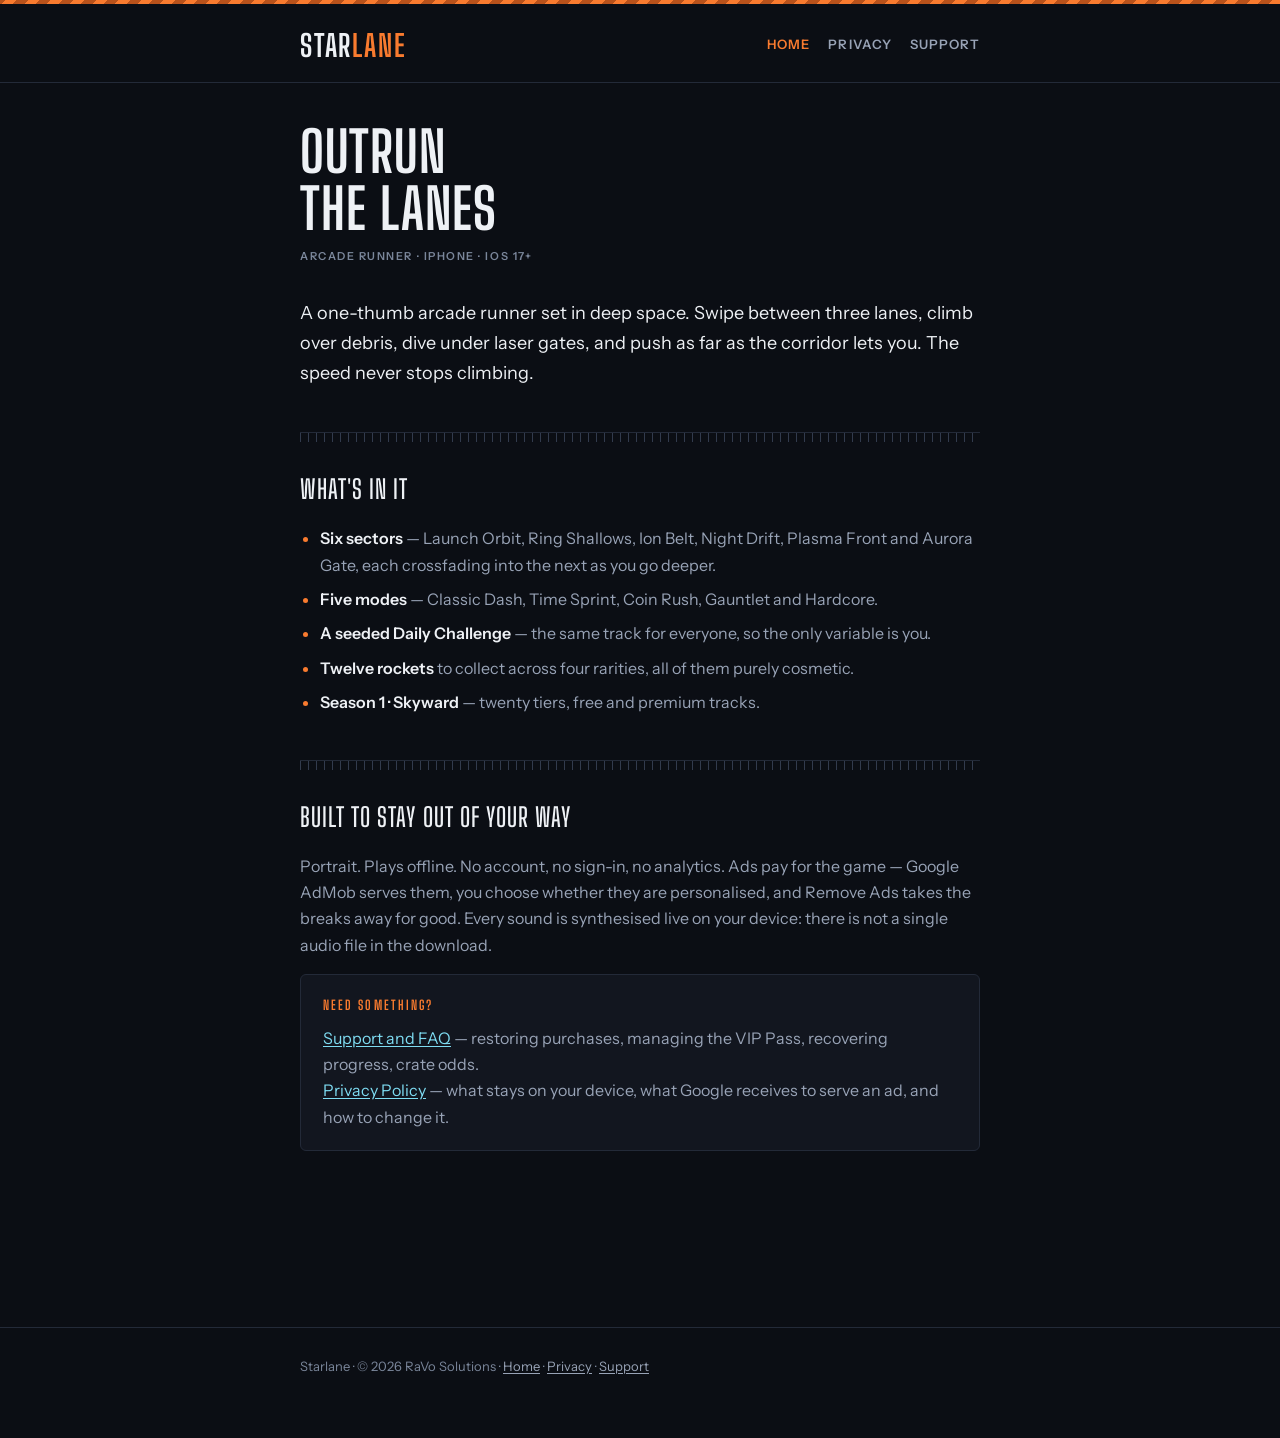
<file: docs/index.html>
<!DOCTYPE html>
<html lang="en">
<head>
<meta charset="utf-8">
<meta name="viewport" content="width=device-width, initial-scale=1">
<title>Starlane</title>
<meta name="description" content="Starlane — a one-thumb arcade runner set in deep space. Plays offline, no account, no sign-in.">
<link rel="stylesheet" href="style.css">
</head>
<body>
<div class="hazard"></div>

<header class="site">
  <div class="wrap">
    <a class="mark" href="./">Star<span>lane</span></a>
    <nav class="site">
      <a href="./" aria-current="page">Home</a>
      <a href="privacy/">Privacy</a>
      <a href="support/">Support</a>
    </nav>
  </div>
</header>

<main class="wrap">
  <h1>Outrun<br>the lanes</h1>
  <p class="stamp">Arcade runner · iPhone · iOS 17+</p>

  <p class="lead">A one-thumb arcade runner set in deep space. Swipe between three lanes, climb over
  debris, dive under laser gates, and push as far as the corridor lets you. The speed never stops
  climbing.</p>

  <div class="rule"></div>

  <h2>What's in it</h2>
  <ul>
    <li><strong>Six sectors</strong> — Launch Orbit, Ring Shallows, Ion Belt, Night Drift, Plasma
      Front and Aurora Gate, each crossfading into the next as you go deeper.</li>
    <li><strong>Five modes</strong> — Classic Dash, Time Sprint, Coin Rush, Gauntlet and Hardcore.</li>
    <li><strong>A seeded Daily Challenge</strong> — the same track for everyone, so the only variable
      is you.</li>
    <li><strong>Twelve rockets</strong> to collect across four rarities, all of them purely
      cosmetic.</li>
    <li><strong>Season 1 · Skyward</strong> — twenty tiers, free and premium tracks.</li>
  </ul>

  <div class="rule"></div>

  <h2>Built to stay out of your way</h2>
  <p>Portrait. Plays offline. No account, no sign-in, no analytics. Ads pay for the game — Google
  AdMob serves them, you choose whether they are personalised, and Remove Ads takes the breaks away
  for good. Every sound is synthesised live on your device: there is not a single audio file in the
  download.</p>

  <div class="panel">
    <p class="kicker">Need something?</p>
    <p><a href="support/">Support and FAQ</a> — restoring purchases, managing the VIP Pass,
    recovering progress, crate odds.<br>
    <a href="privacy/">Privacy Policy</a> — what stays on your device, what Google receives to
    serve an ad, and how to change it.</p>
  </div>
</main>

<footer class="site">
  <div class="wrap">
    Starlane · © 2026 RaVo Solutions ·
    <a href="./">Home</a> ·
    <a href="privacy/">Privacy</a> ·
    <a href="support/">Support</a>
  </div>
</footer>
</body>
</html>
</file>
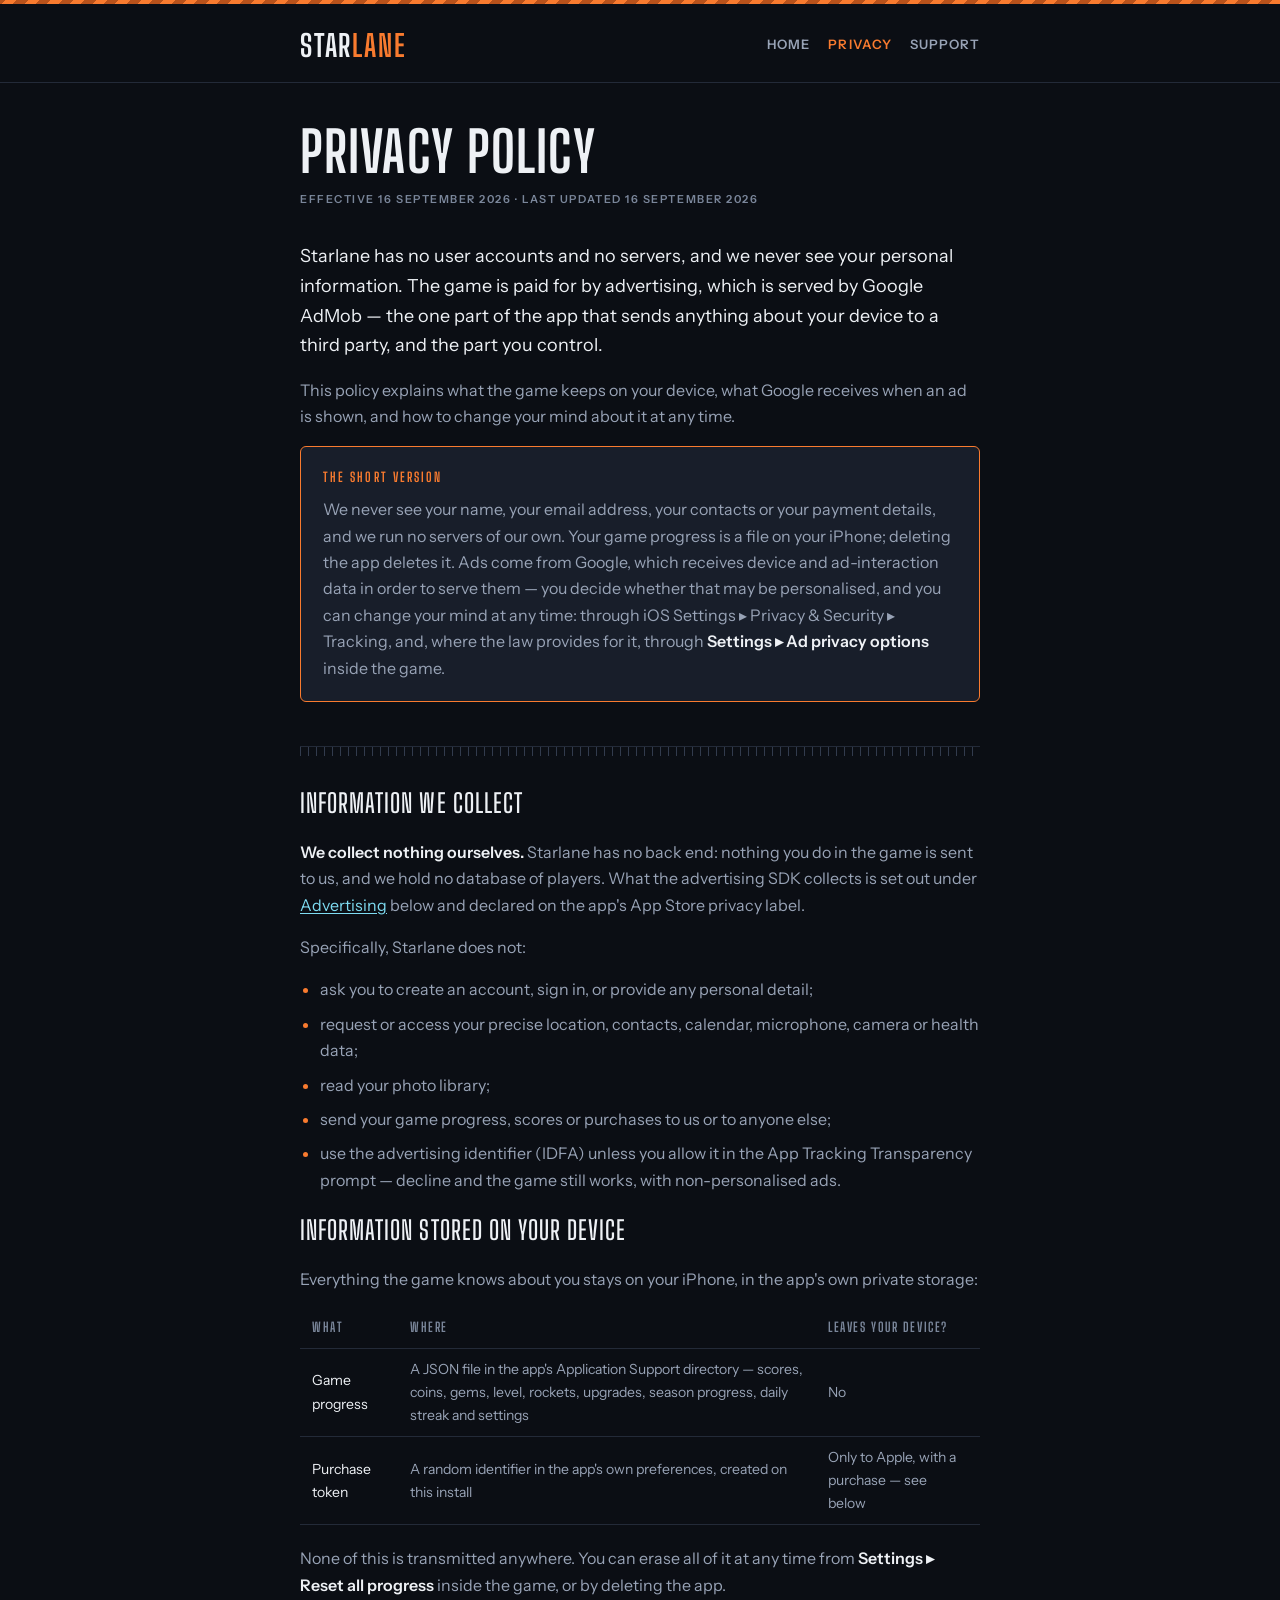
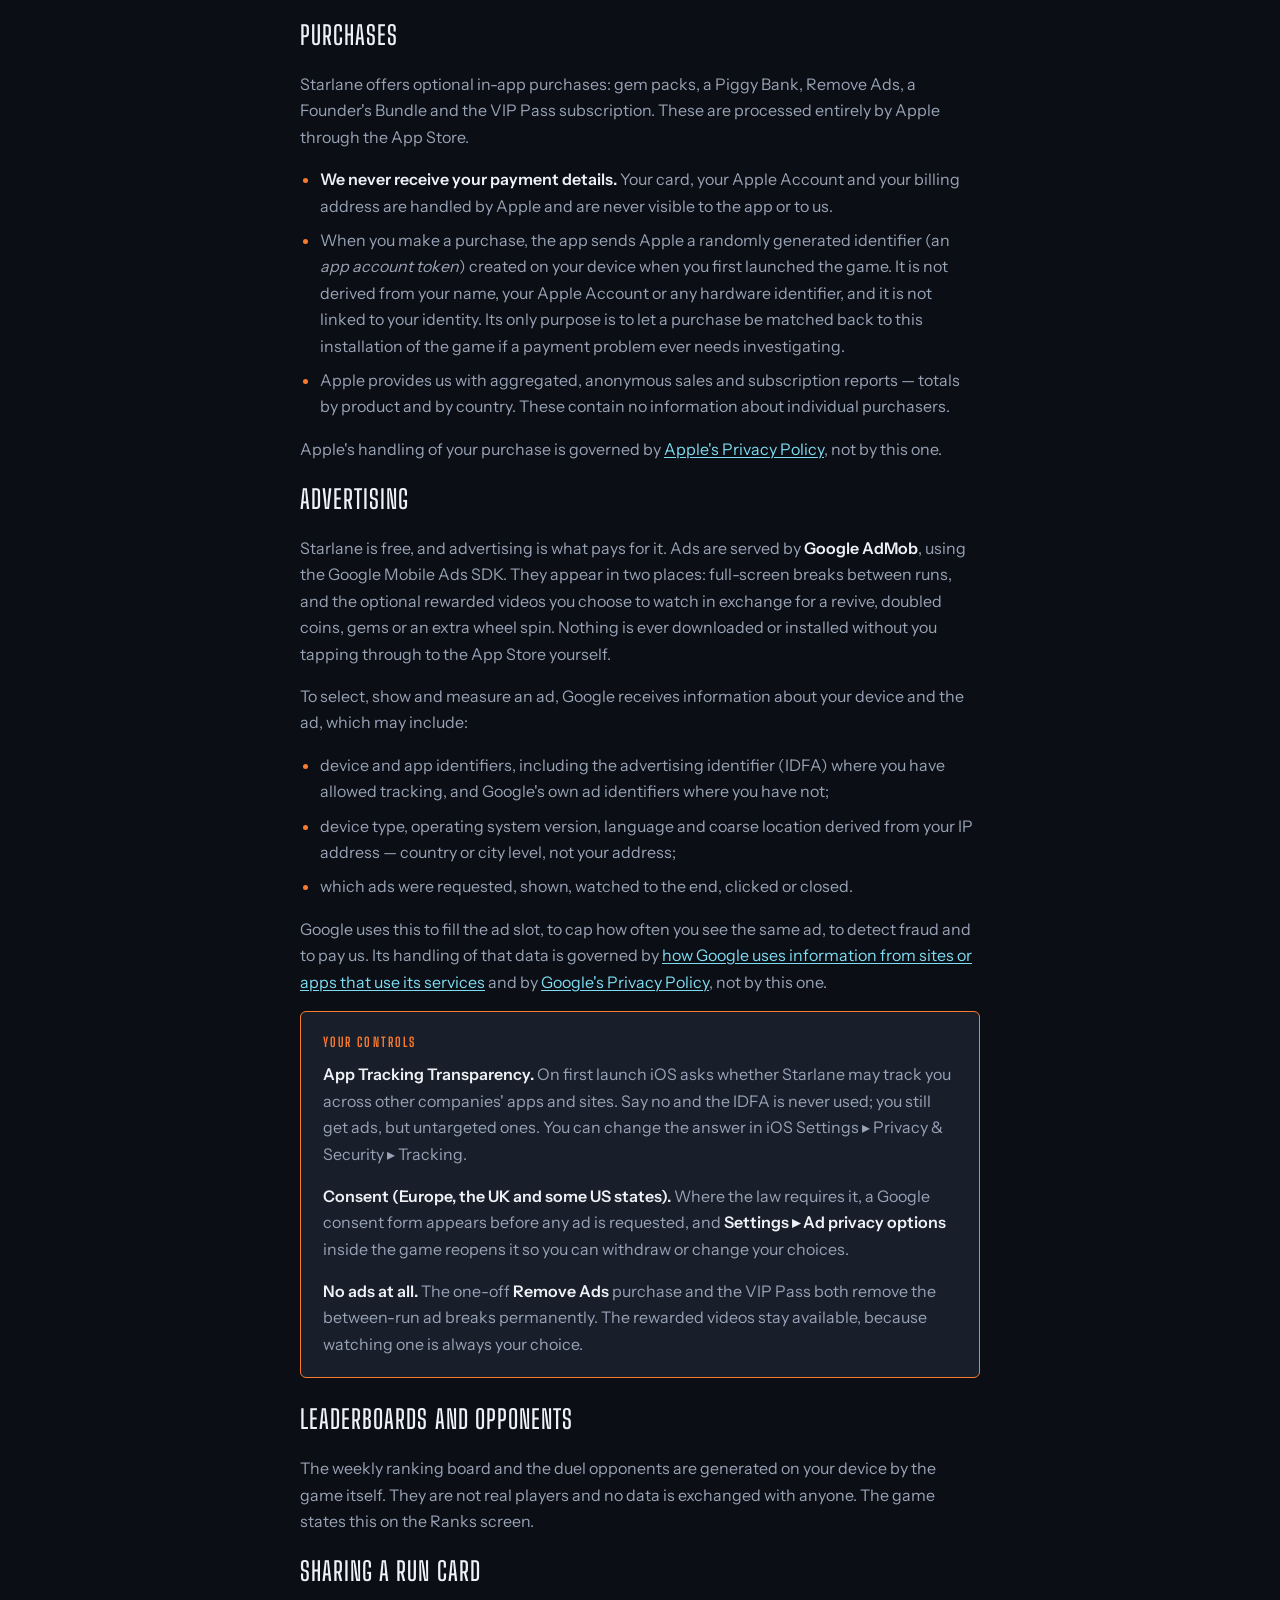
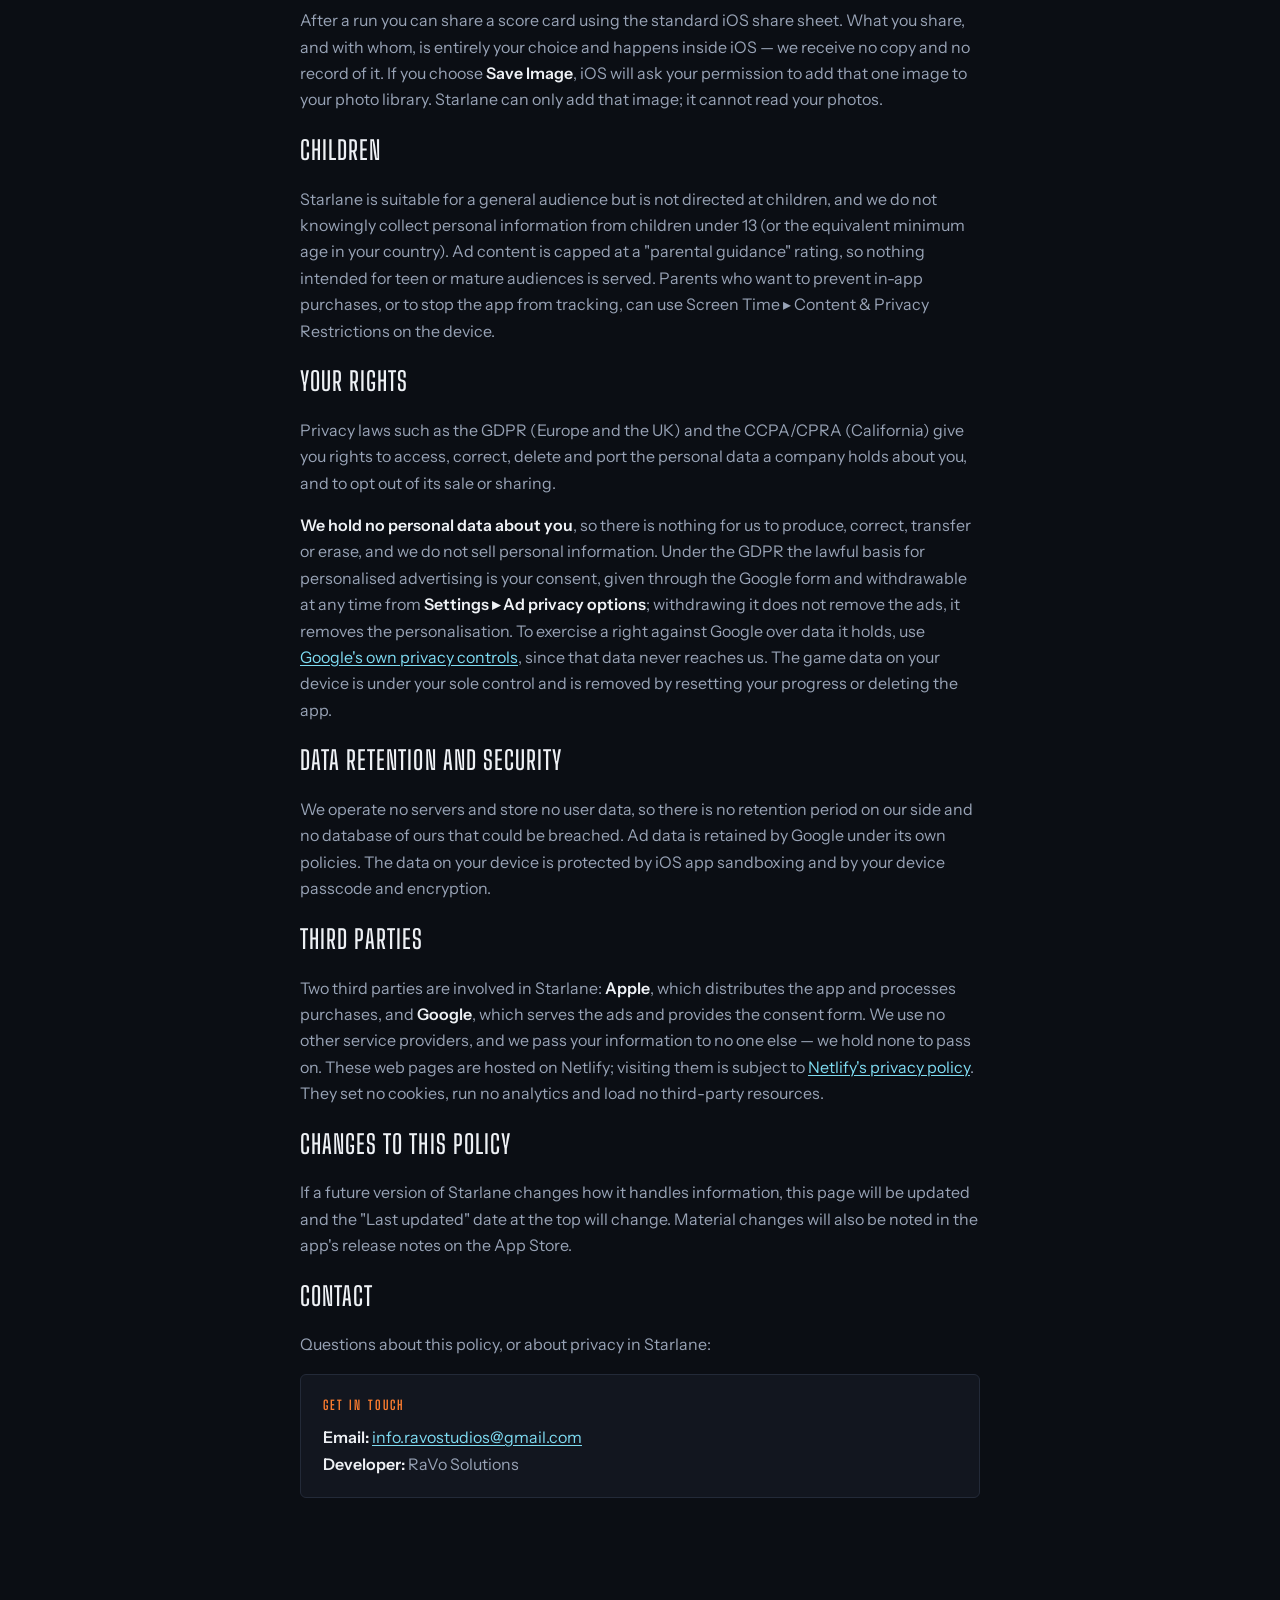
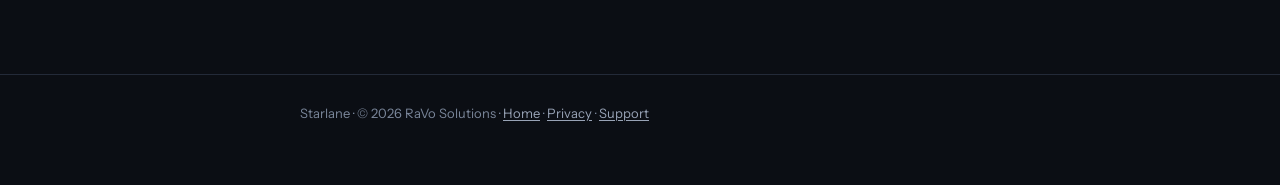
<file: docs/privacy/index.html>
<!DOCTYPE html>
<html lang="en">
<head>
<meta charset="utf-8">
<meta name="viewport" content="width=device-width, initial-scale=1">
<title>Privacy Policy — Starlane</title>
<meta name="description" content="Starlane's privacy policy. The game collects no personal data of its own; ads are served by Google AdMob, and you control what it may use.">
<link rel="stylesheet" href="../style.css">
</head>
<body>
<div class="hazard"></div>

<header class="site">
  <div class="wrap">
    <a class="mark" href="../">Star<span>lane</span></a>
    <nav class="site">
      <a href="../">Home</a>
      <a href="../privacy/" aria-current="page">Privacy</a>
      <a href="../support/">Support</a>
    </nav>
  </div>
</header>

<main class="wrap">
  <h1>Privacy Policy</h1>
  <p class="stamp">Effective 16 September 2026 · Last updated 16 September 2026</p>

  <p class="lead">Starlane has no user accounts and no servers, and we never see your personal
  information. The game is paid for by advertising, which is served by Google AdMob — the one part of
  the app that sends anything about your device to a third party, and the part you control.</p>

  <p>This policy explains what the game keeps on your device, what Google receives when an ad is
  shown, and how to change your mind about it at any time.</p>

  <div class="panel flag">
    <p class="kicker">The short version</p>
    <p>We never see your name, your email address, your contacts or your payment details, and we
    run no servers of our own. Your game progress is a file on your iPhone; deleting the app deletes
    it. Ads come from Google, which receives device and ad-interaction data in order to serve them —
    you decide whether that may be personalised, and you can change your mind at any time: through
    iOS Settings ▸ Privacy &amp; Security ▸ Tracking, and, where the law provides for it, through
    <strong>Settings ▸ Ad privacy options</strong> inside the game.</p>
  </div>

  <div class="rule"></div>

  <h2>Information we collect</h2>

  <p><strong>We collect nothing ourselves.</strong> Starlane has no back end: nothing you do in the
  game is sent to us, and we hold no database of players. What the advertising SDK collects is set
  out under <a href="#advertising">Advertising</a> below and declared on the app's App Store privacy
  label.</p>

  <p>Specifically, Starlane does not:</p>
  <ul>
    <li>ask you to create an account, sign in, or provide any personal detail;</li>
    <li>request or access your precise location, contacts, calendar, microphone, camera or health
      data;</li>
    <li>read your photo library;</li>
    <li>send your game progress, scores or purchases to us or to anyone else;</li>
    <li>use the advertising identifier (IDFA) unless you allow it in the App Tracking Transparency
      prompt — decline and the game still works, with non-personalised ads.</li>
  </ul>

  <h2>Information stored on your device</h2>

  <p>Everything the game knows about you stays on your iPhone, in the app's own private storage:</p>

  <div class="scroll">
  <table>
    <thead>
      <tr><th>What</th><th>Where</th><th>Leaves your device?</th></tr>
    </thead>
    <tbody>
      <tr>
        <td>Game progress</td>
        <td>A JSON file in the app's Application Support directory — scores, coins, gems, level,
          rockets, upgrades, season progress, daily streak and settings</td>
        <td>No</td>
      </tr>
      <tr>
        <td>Purchase token</td>
        <td>A random identifier in the app's own preferences, created on this install</td>
        <td>Only to Apple, with a purchase — see below</td>
      </tr>
    </tbody>
  </table>
  </div>

  <p>None of this is transmitted anywhere. You can erase all of it at any time from
  <strong>Settings ▸ Reset all progress</strong> inside the game, or by deleting the app.</p>

  <h2>Purchases</h2>

  <p>Starlane offers optional in-app purchases: gem packs, a Piggy Bank, Remove Ads, a Founder's
  Bundle and the VIP Pass subscription. These are processed entirely by Apple through the App Store.</p>

  <ul>
    <li><strong>We never receive your payment details.</strong> Your card, your Apple Account and
      your billing address are handled by Apple and are never visible to the app or to us.</li>
    <li>When you make a purchase, the app sends Apple a randomly generated identifier (an
      <em>app account token</em>) created on your device when you first launched the game. It is not
      derived from your name, your Apple Account or any hardware identifier, and it is not linked to
      your identity. Its only purpose is to let a purchase be matched back to this installation of
      the game if a payment problem ever needs investigating.</li>
    <li>Apple provides us with aggregated, anonymous sales and subscription reports — totals by
      product and by country. These contain no information about individual purchasers.</li>
  </ul>

  <p>Apple's handling of your purchase is governed by
  <a href="https://www.apple.com/legal/privacy/">Apple's Privacy Policy</a>, not by this one.</p>

  <h2 id="advertising">Advertising</h2>

  <p>Starlane is free, and advertising is what pays for it. Ads are served by <strong>Google
  AdMob</strong>, using the Google Mobile Ads SDK. They appear in two places: full-screen breaks
  between runs, and the optional rewarded videos you choose to watch in exchange for a revive,
  doubled coins, gems or an extra wheel spin. Nothing is ever downloaded or installed without you
  tapping through to the App Store yourself.</p>

  <p>To select, show and measure an ad, Google receives information about your device and the ad,
  which may include:</p>
  <ul>
    <li>device and app identifiers, including the advertising identifier (IDFA) where you have
      allowed tracking, and Google's own ad identifiers where you have not;</li>
    <li>device type, operating system version, language and coarse location derived from your IP
      address — country or city level, not your address;</li>
    <li>which ads were requested, shown, watched to the end, clicked or closed.</li>
  </ul>

  <p>Google uses this to fill the ad slot, to cap how often you see the same ad, to detect fraud and
  to pay us. Its handling of that data is governed by
  <a href="https://policies.google.com/technologies/partner-sites">how Google uses information from
  sites or apps that use its services</a> and by
  <a href="https://policies.google.com/privacy">Google's Privacy Policy</a>, not by this one.</p>

  <div class="panel flag">
    <p class="kicker">Your controls</p>
    <p><strong>App Tracking Transparency.</strong> On first launch iOS asks whether Starlane may
    track you across other companies' apps and sites. Say no and the IDFA is never used; you still
    get ads, but untargeted ones. You can change the answer in iOS Settings ▸ Privacy &amp; Security ▸
    Tracking.</p>
    <p><strong>Consent (Europe, the UK and some US states).</strong> Where the law requires it, a
    Google consent form appears before any ad is requested, and <strong>Settings ▸ Ad privacy
    options</strong> inside the game reopens it so you can withdraw or change your choices.</p>
    <p><strong>No ads at all.</strong> The one-off <strong>Remove Ads</strong> purchase and the VIP
    Pass both remove the between-run ad breaks permanently. The rewarded videos stay available,
    because watching one is always your choice.</p>
  </div>

  <h2>Leaderboards and opponents</h2>

  <p>The weekly ranking board and the duel opponents are generated on your device by the game itself.
  They are not real players and no data is exchanged with anyone. The game states this on the Ranks
  screen.</p>

  <h2>Sharing a run card</h2>

  <p>After a run you can share a score card using the standard iOS share sheet. What you share, and
  with whom, is entirely your choice and happens inside iOS — we receive no copy and no record of it.
  If you choose <strong>Save Image</strong>, iOS will ask your permission to add that one image to
  your photo library. Starlane can only add that image; it cannot read your photos.</p>

  <h2>Children</h2>

  <p>Starlane is suitable for a general audience but is not directed at children, and we do not
  knowingly collect personal information from children under 13 (or the equivalent minimum age in
  your country). Ad content is capped at a "parental guidance" rating, so nothing intended for teen
  or mature audiences is served. Parents who want to prevent in-app purchases, or to stop the app
  from tracking, can use Screen Time ▸ Content &amp; Privacy Restrictions on the device.</p>

  <h2>Your rights</h2>

  <p>Privacy laws such as the GDPR (Europe and the UK) and the CCPA/CPRA (California) give you rights
  to access, correct, delete and port the personal data a company holds about you, and to opt out of
  its sale or sharing.</p>

  <p><strong>We hold no personal data about you</strong>, so there is nothing for us to produce,
  correct, transfer or erase, and we do not sell personal information. Under the GDPR the lawful
  basis for personalised advertising is your consent, given through the Google form and withdrawable
  at any time from <strong>Settings ▸ Ad privacy options</strong>; withdrawing it does not remove the
  ads, it removes the personalisation. To exercise a right against Google over data it holds, use
  <a href="https://policies.google.com/privacy">Google's own privacy controls</a>, since that data
  never reaches us. The game data on your device is under your sole control and is removed by
  resetting your progress or deleting the app.</p>

  <h2>Data retention and security</h2>

  <p>We operate no servers and store no user data, so there is no retention period on our side and
  no database of ours that could be breached. Ad data is retained by Google under its own policies.
  The data on your device is protected by iOS app sandboxing and by your device passcode and
  encryption.</p>

  <h2>Third parties</h2>

  <p>Two third parties are involved in Starlane: <strong>Apple</strong>, which distributes the app
  and processes purchases, and <strong>Google</strong>, which serves the ads and provides the consent
  form. We use no other service providers, and we pass your information to no one else — we hold
  none to pass on. These web pages are hosted on Netlify; visiting them is subject
  to <a href="https://www.netlify.com/privacy/">Netlify's privacy policy</a>. They set no cookies, run no analytics and load no third-party resources.</p>

  <h2>Changes to this policy</h2>

  <p>If a future version of Starlane changes how it handles information, this page will be updated
  and the "Last updated" date at the top will change. Material changes will also be noted in the
  app's release notes on the App Store.</p>

  <h2>Contact</h2>

  <p>Questions about this policy, or about privacy in Starlane:</p>

  <div class="panel">
    <p class="kicker">Get in touch</p>
    <p><strong>Email:</strong> <a href="mailto:info.ravostudios@gmail.com">info.ravostudios@gmail.com</a><br>
    <strong>Developer:</strong> RaVo Solutions</p>
  </div>
</main>

<footer class="site">
  <div class="wrap">
    Starlane · © 2026 RaVo Solutions ·
    <a href="../">Home</a> ·
    <a href="../privacy/">Privacy</a> ·
    <a href="../support/">Support</a>
  </div>
</footer>
</body>
</html>
</file>
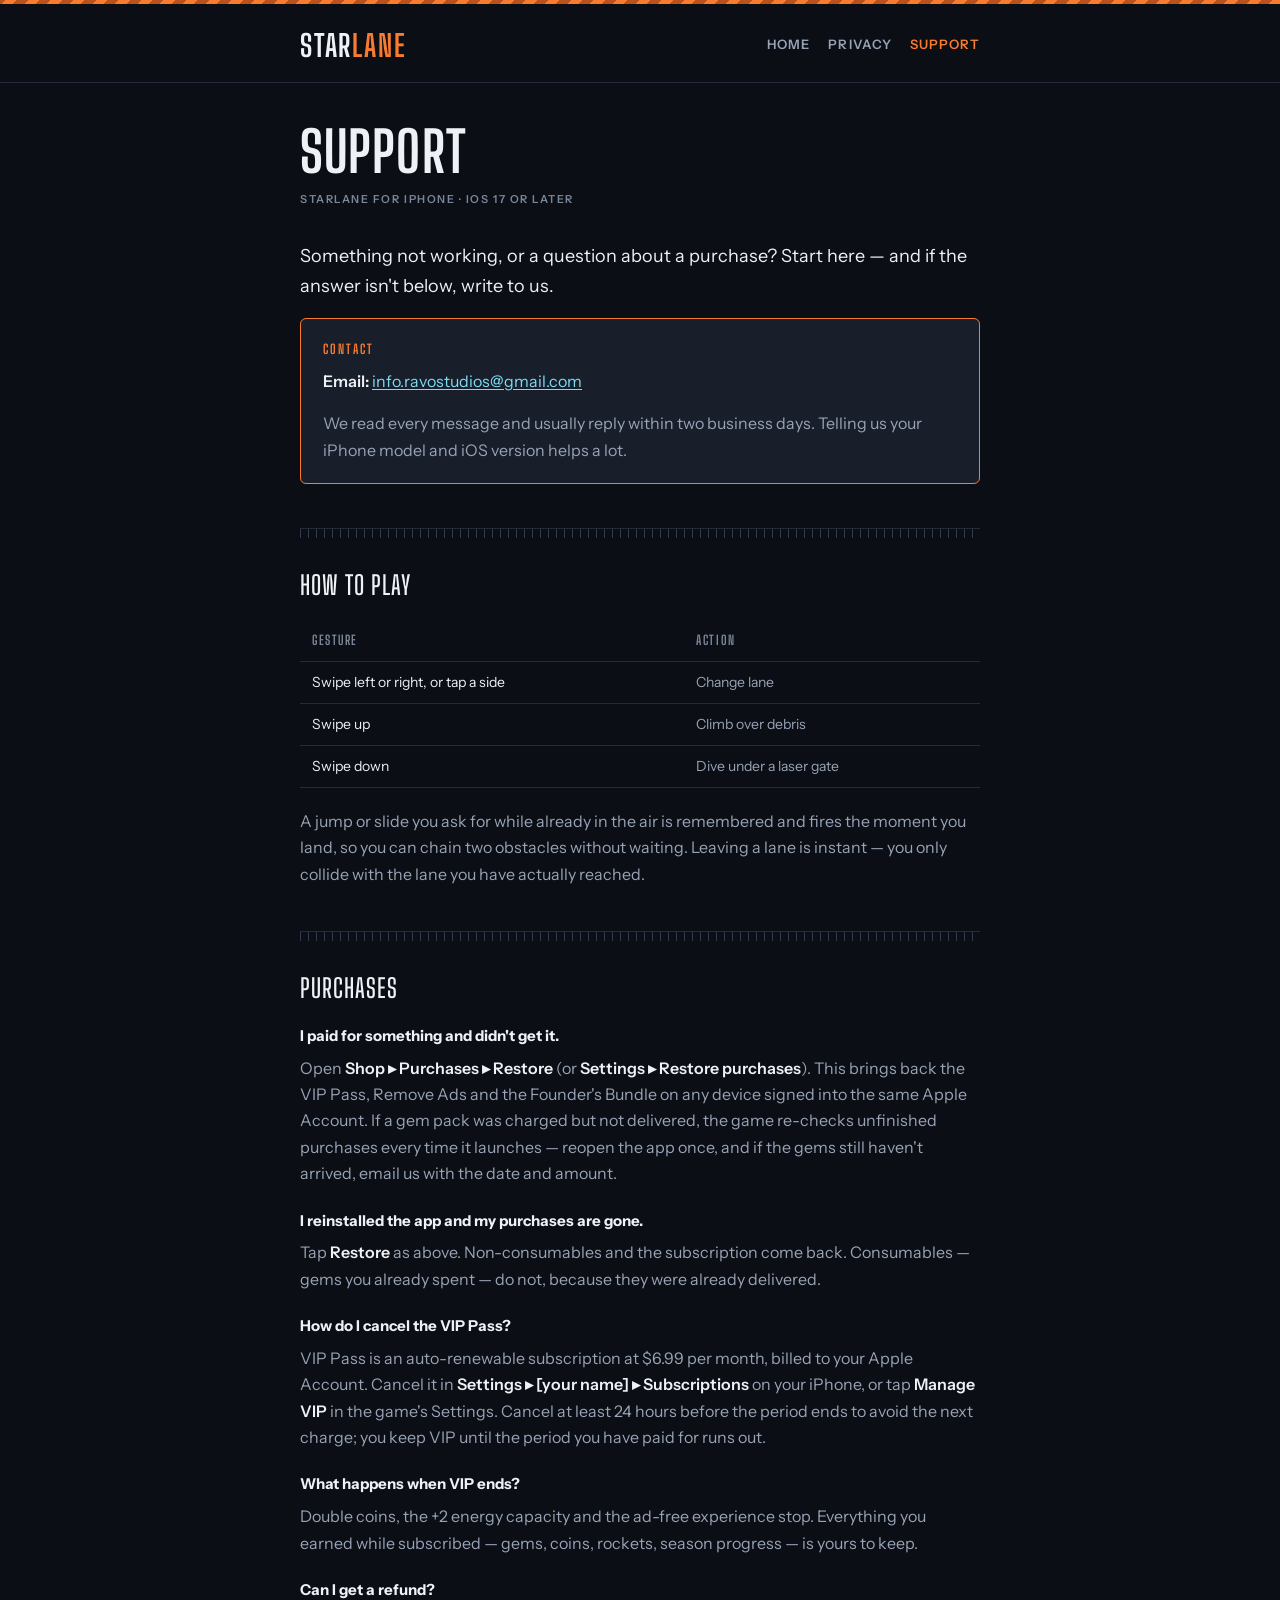
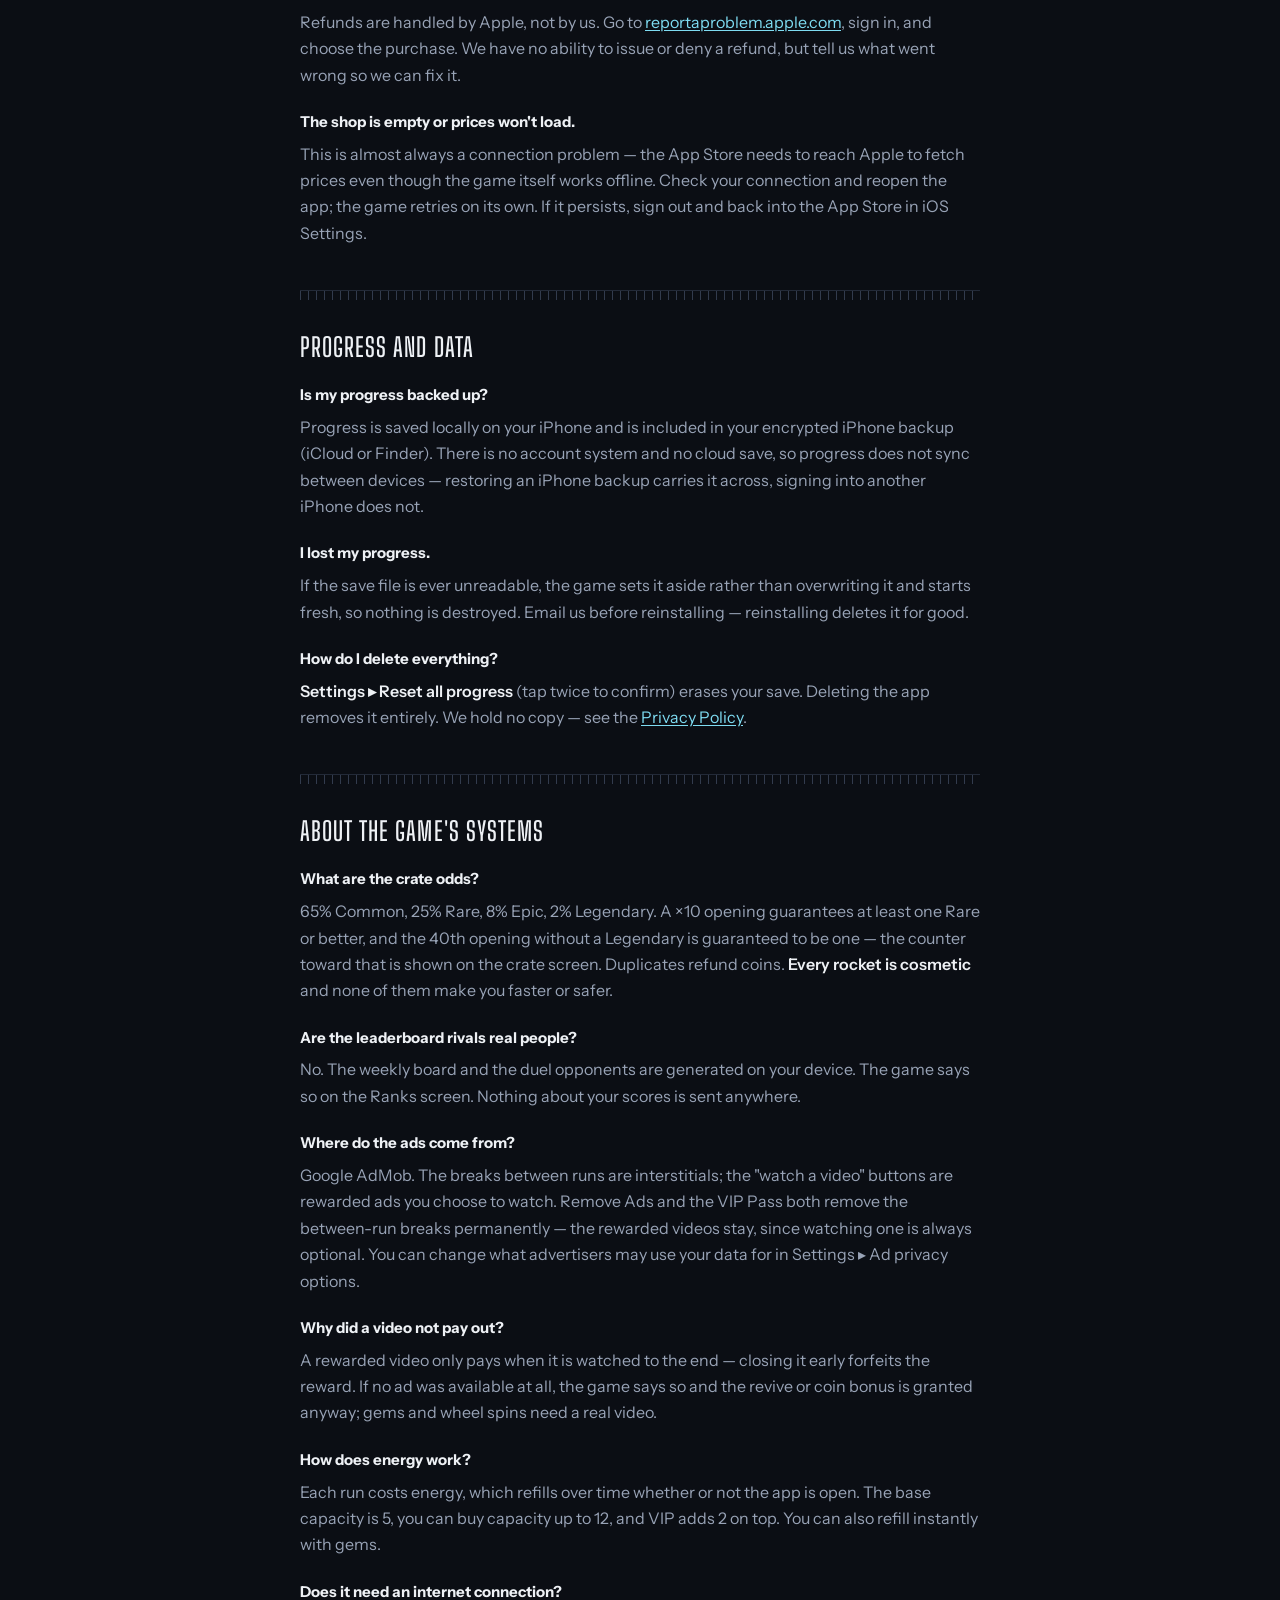
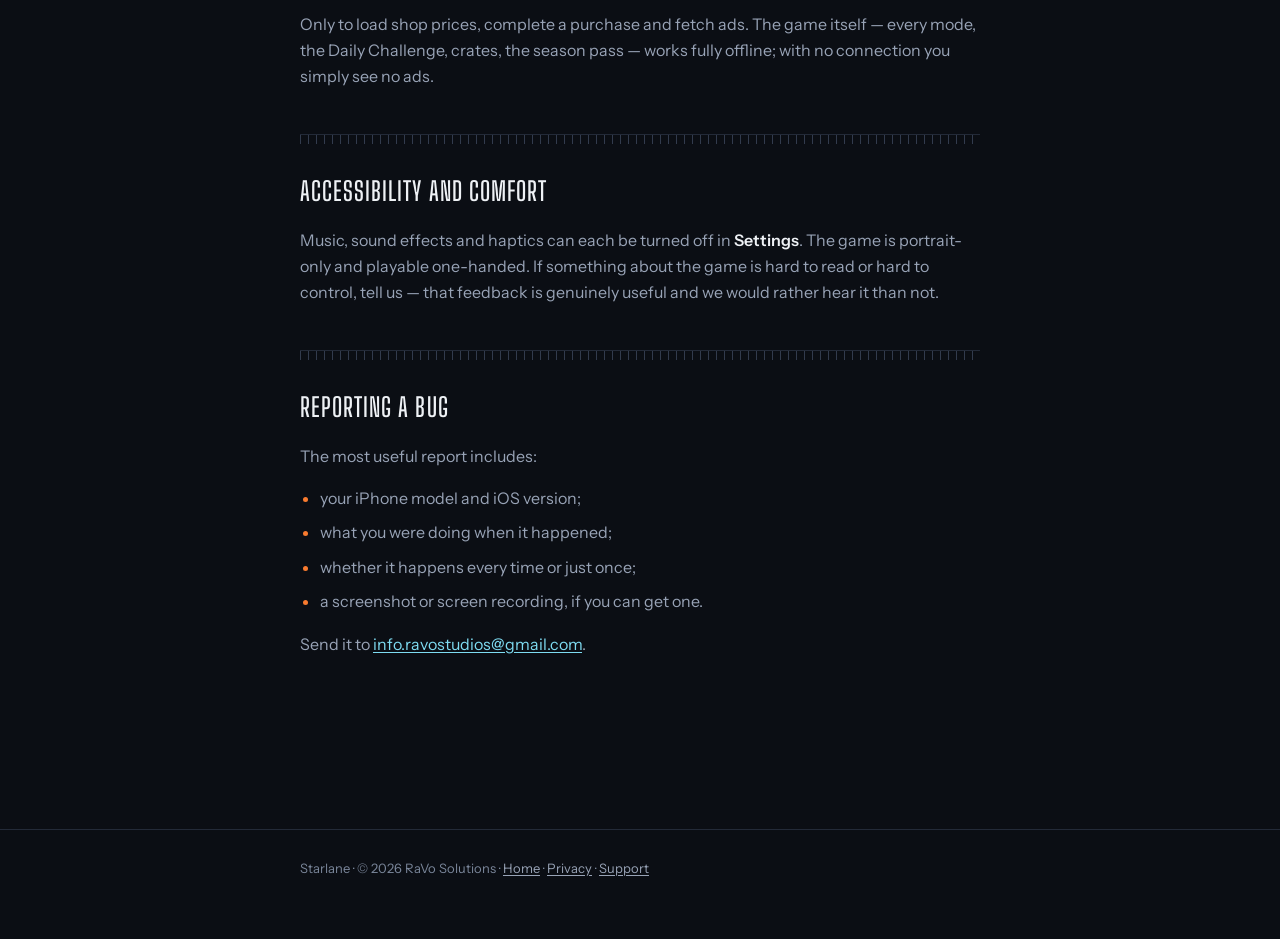
<file: docs/support/index.html>
<!DOCTYPE html>
<html lang="en">
<head>
<meta charset="utf-8">
<meta name="viewport" content="width=device-width, initial-scale=1">
<title>Support — Starlane</title>
<meta name="description" content="Help with Starlane: restoring purchases, managing the VIP Pass, recovering progress, crate odds and how to get in touch.">
<link rel="stylesheet" href="../style.css">
</head>
<body>
<div class="hazard"></div>

<header class="site">
  <div class="wrap">
    <a class="mark" href="../">Star<span>lane</span></a>
    <nav class="site">
      <a href="../">Home</a>
      <a href="../privacy/">Privacy</a>
      <a href="../support/" aria-current="page">Support</a>
    </nav>
  </div>
</header>

<main class="wrap">
  <h1>Support</h1>
  <p class="stamp">Starlane for iPhone · iOS 17 or later</p>

  <p class="lead">Something not working, or a question about a purchase? Start here — and if the
  answer isn't below, write to us.</p>

  <div class="panel flag">
    <p class="kicker">Contact</p>
    <p><strong>Email:</strong> <a href="mailto:info.ravostudios@gmail.com">info.ravostudios@gmail.com</a></p>
    <p>We read every message and usually reply within two business days. Telling us your iPhone
    model and iOS version helps a lot.</p>
  </div>

  <div class="rule"></div>

  <h2>How to play</h2>

  <div class="scroll">
  <table>
    <thead>
      <tr><th>Gesture</th><th>Action</th></tr>
    </thead>
    <tbody>
      <tr><td>Swipe left or right, or tap a side</td><td>Change lane</td></tr>
      <tr><td>Swipe up</td><td>Climb over debris</td></tr>
      <tr><td>Swipe down</td><td>Dive under a laser gate</td></tr>
    </tbody>
  </table>
  </div>

  <p>A jump or slide you ask for while already in the air is remembered and fires the moment you
  land, so you can chain two obstacles without waiting. Leaving a lane is instant — you only collide
  with the lane you have actually reached.</p>

  <div class="rule"></div>

  <h2>Purchases</h2>

  <dl class="faq">
    <dt>I paid for something and didn't get it.</dt>
    <dd>Open <strong>Shop ▸ Purchases ▸ Restore</strong> (or <strong>Settings ▸ Restore
      purchases</strong>). This brings back the VIP Pass, Remove Ads and the Founder's Bundle on any
      device signed into the same Apple Account. If a gem pack was charged but not delivered, the
      game re-checks unfinished purchases every time it launches — reopen the app once, and if the
      gems still haven't arrived, email us with the date and amount.</dd>

    <dt>I reinstalled the app and my purchases are gone.</dt>
    <dd>Tap <strong>Restore</strong> as above. Non-consumables and the subscription come back.
      Consumables — gems you already spent — do not, because they were already delivered.</dd>

    <dt>How do I cancel the VIP Pass?</dt>
    <dd>VIP Pass is an auto-renewable subscription at $6.99 per month, billed to your Apple Account.
      Cancel it in <strong>Settings ▸ [your name] ▸ Subscriptions</strong> on your iPhone, or tap
      <strong>Manage VIP</strong> in the game's Settings. Cancel at least 24 hours before the period
      ends to avoid the next charge; you keep VIP until the period you have paid for runs out.</dd>

    <dt>What happens when VIP ends?</dt>
    <dd>Double coins, the +2 energy capacity and the ad-free experience stop. Everything you earned
      while subscribed — gems, coins, rockets, season progress — is yours to keep.</dd>

    <dt>Can I get a refund?</dt>
    <dd>Refunds are handled by Apple, not by us. Go to
      <a href="https://reportaproblem.apple.com">reportaproblem.apple.com</a>, sign in, and choose the
      purchase. We have no ability to issue or deny a refund, but tell us what went wrong so we can
      fix it.</dd>

    <dt>The shop is empty or prices won't load.</dt>
    <dd>This is almost always a connection problem — the App Store needs to reach Apple to fetch
      prices even though the game itself works offline. Check your connection and reopen the app; the
      game retries on its own. If it persists, sign out and back into the App Store in iOS Settings.</dd>
  </dl>

  <div class="rule"></div>

  <h2>Progress and data</h2>

  <dl class="faq">
    <dt>Is my progress backed up?</dt>
    <dd>Progress is saved locally on your iPhone and is included in your encrypted iPhone backup
      (iCloud or Finder). There is no account system and no cloud save, so progress does not sync
      between devices — restoring an iPhone backup carries it across, signing into another iPhone
      does not.</dd>

    <dt>I lost my progress.</dt>
    <dd>If the save file is ever unreadable, the game sets it aside rather than overwriting it and
      starts fresh, so nothing is destroyed. Email us before reinstalling — reinstalling deletes it
      for good.</dd>

    <dt>How do I delete everything?</dt>
    <dd><strong>Settings ▸ Reset all progress</strong> (tap twice to confirm) erases your save.
      Deleting the app removes it entirely. We hold no copy — see the
      <a href="../privacy/">Privacy Policy</a>.</dd>
  </dl>

  <div class="rule"></div>

  <h2>About the game's systems</h2>

  <dl class="faq">
    <dt>What are the crate odds?</dt>
    <dd>65% Common, 25% Rare, 8% Epic, 2% Legendary. A ×10 opening guarantees at least one Rare or
      better, and the 40th opening without a Legendary is guaranteed to be one — the counter toward
      that is shown on the crate screen. Duplicates refund coins. <strong>Every rocket is cosmetic</strong>
      and none of them make you faster or safer.</dd>

    <dt>Are the leaderboard rivals real people?</dt>
    <dd>No. The weekly board and the duel opponents are generated on your device. The game says so on
      the Ranks screen. Nothing about your scores is sent anywhere.</dd>

    <dt>Where do the ads come from?</dt>
    <dd>Google AdMob. The breaks between runs are interstitials; the "watch a video" buttons are
      rewarded ads you choose to watch. Remove Ads and the VIP Pass both remove the between-run
      breaks permanently — the rewarded videos stay, since watching one is always optional. You can
      change what advertisers may use your data for in Settings ▸ Ad privacy options.</dd>

    <dt>Why did a video not pay out?</dt>
    <dd>A rewarded video only pays when it is watched to the end — closing it early forfeits the
      reward. If no ad was available at all, the game says so and the revive or coin bonus is granted
      anyway; gems and wheel spins need a real video.</dd>

    <dt>How does energy work?</dt>
    <dd>Each run costs energy, which refills over time whether or not the app is open. The base
      capacity is 5, you can buy capacity up to 12, and VIP adds 2 on top. You can also refill
      instantly with gems.</dd>

    <dt>Does it need an internet connection?</dt>
    <dd>Only to load shop prices, complete a purchase and fetch ads. The game itself — every mode,
      the Daily Challenge, crates, the season pass — works fully offline; with no connection you
      simply see no ads.</dd>
  </dl>

  <div class="rule"></div>

  <h2>Accessibility and comfort</h2>

  <p>Music, sound effects and haptics can each be turned off in <strong>Settings</strong>. The game is
  portrait-only and playable one-handed. If something about the game is hard to read or hard to
  control, tell us — that feedback is genuinely useful and we would rather hear it than not.</p>

  <div class="rule"></div>

  <h2>Reporting a bug</h2>

  <p>The most useful report includes:</p>
  <ul>
    <li>your iPhone model and iOS version;</li>
    <li>what you were doing when it happened;</li>
    <li>whether it happens every time or just once;</li>
    <li>a screenshot or screen recording, if you can get one.</li>
  </ul>

  <p>Send it to <a href="mailto:info.ravostudios@gmail.com">info.ravostudios@gmail.com</a>.</p>
</main>

<footer class="site">
  <div class="wrap">
    Starlane · © 2026 RaVo Solutions ·
    <a href="../">Home</a> ·
    <a href="../privacy/">Privacy</a> ·
    <a href="../support/">Support</a>
  </div>
</footer>
</body>
</html>
</file>
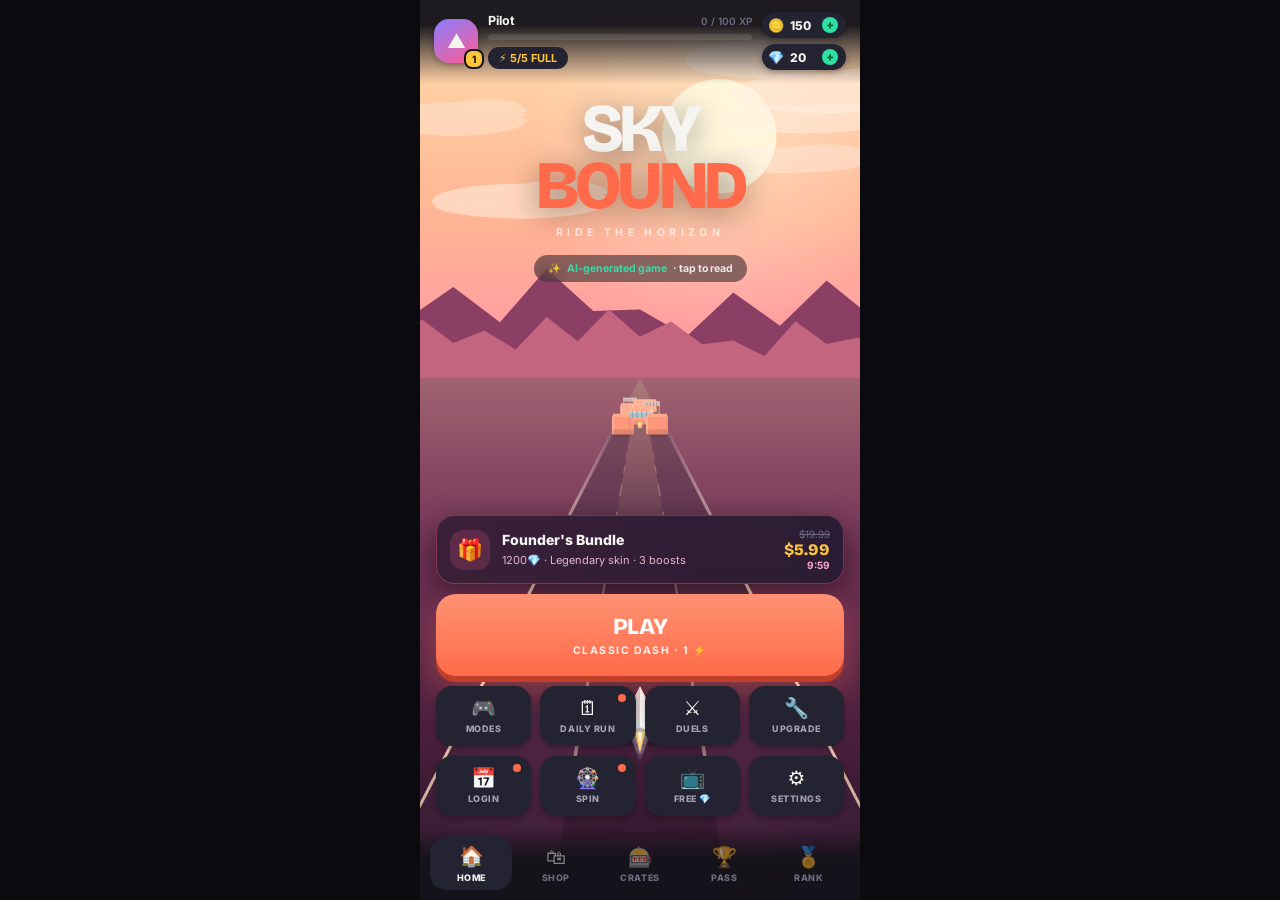
<file: Reference/skybound-prototype.html>
<!DOCTYPE html>
<html lang="en">
<head>
<meta charset="UTF-8">
<meta name="viewport" content="width=device-width, initial-scale=1.0, maximum-scale=1.0, user-scalable=no, viewport-fit=cover">
<title>SKYBOUND — AI-Generated Arcade</title>
<link rel="preconnect" href="https://fonts.googleapis.com">
<link rel="preconnect" href="https://fonts.gstatic.com" crossorigin>
<link href="https://fonts.googleapis.com/css2?family=Bricolage+Grotesque:opsz,wght@12..96,600;12..96,800&family=Inter:wght@400;500;600;700;800&display=swap" rel="stylesheet">
<style>
:root{
  /* surfaces — warm ink, not black */
  --ink:#14131A; --ink2:#1C1B25; --surf:#242331; --surf2:#2E2C3D;
  --line:rgba(255,255,255,.09); --line2:rgba(255,255,255,.16);
  /* accents */
  --coral:#FF6B4A; --coral2:#FF9273;
  --mint:#2FE0A6; --amber:#FFC53D; --iris:#8B7CFF; --sky:#4FC3F7; --rose:#FF5D8F;
  --text:#F6F4F1; --dim:#A5A1B4; --dimmer:#6F6B80;
  --r:18px; --r2:24px;
  --sh1:0 2px 6px rgba(0,0,0,.3);
  --sh2:0 10px 30px rgba(0,0,0,.45);
}
*{box-sizing:border-box;-webkit-tap-highlight-color:transparent;user-select:none;margin:0;padding:0}
html,body{height:100%;background:#0B0A0F;overflow:hidden;
  font-family:Inter,system-ui,-apple-system,sans-serif;color:var(--text);
  -webkit-font-smoothing:antialiased}
body{display:flex;align-items:center;justify-content:center}
#stage{position:relative;width:100%;max-width:440px;height:100dvh;overflow:hidden;background:var(--ink)}
canvas{position:absolute;inset:0;width:100%;height:100%;display:block}
.dsp{font-family:'Bricolage Grotesque',Inter,sans-serif;font-weight:800;letter-spacing:-.02em}
.hide,.hidden{display:none!important}


/* soft vignette + film grain — no scanlines */
#atmos{position:absolute;inset:0;pointer-events:none;z-index:5;
  background:radial-gradient(130% 90% at 50% 38%,transparent 52%,rgba(10,8,16,.62) 100%)}
#nmFlash{position:absolute;inset:0;z-index:19;pointer-events:none;opacity:0;
  box-shadow:inset 0 0 0 4px var(--amber),inset 0 0 60px rgba(255,197,61,.5)}
#nmFlash.on{animation:nmf .32s ease-out}
@keyframes nmf{0%{opacity:.9}100%{opacity:0}}

/* ══════════ IN-RUN HUD ══════════ */
#hud{position:absolute;top:0;left:0;right:0;z-index:20;
  padding:calc(env(safe-area-inset-top) + 14px) 16px 0;
  display:flex;justify-content:space-between;align-items:flex-start;pointer-events:none;
  opacity:0;transition:opacity .3s}
#hud.on{opacity:1}
.hud-l{display:flex;flex-direction:column;gap:1px}
.hud-cap{font-size:9.5px;letter-spacing:.2em;color:rgba(255,255,255,.55);font-weight:700}
.hud-score{font-family:'Bricolage Grotesque',sans-serif;font-weight:800;font-size:44px;line-height:.92;
  letter-spacing:-.04em;text-shadow:0 3px 14px rgba(0,0,0,.5)}
.hud-combo{font-size:13px;font-weight:800;color:var(--amber);letter-spacing:.02em;
  text-shadow:0 2px 8px rgba(0,0,0,.5);opacity:0;transform:translateX(-6px);transition:.18s}
.hud-combo.on{opacity:1;transform:none}
.hud-r{display:flex;flex-direction:column;align-items:flex-end;gap:7px}
.hud-timer{font-family:'Bricolage Grotesque',sans-serif;font-weight:800;font-size:24px;
  letter-spacing:-.02em;background:rgba(20,19,26,.5);backdrop-filter:blur(8px);
  padding:5px 12px;border-radius:99px;text-shadow:0 2px 8px rgba(0,0,0,.4)}
.hud-timer.warn{background:var(--coral);animation:tick .5s infinite}
@keyframes tick{50%{opacity:.5}}
.buffs{display:flex;gap:5px;flex-wrap:wrap;justify-content:flex-end;max-width:140px}
.buff{background:rgba(20,19,26,.62);backdrop-filter:blur(8px);border-radius:99px;
  padding:5px 10px;font-size:11.5px;font-weight:700;display:flex;gap:5px;align-items:center;
  box-shadow:0 2px 8px rgba(0,0,0,.3)}
.buff.gold{color:var(--amber)} .buff.mag{color:var(--iris)}


#pausebtn{position:absolute;top:calc(env(safe-area-inset-top) + 78px);right:16px;z-index:22;
  width:40px;height:40px;border-radius:14px;background:rgba(20,19,26,.6);backdrop-filter:blur(8px);
  display:none;place-items:center;font-size:14px;cursor:pointer;box-shadow:var(--sh1)}
#pausebtn.on{display:grid}

#bossBar{position:absolute;top:calc(env(safe-area-inset-top) + 122px);left:16px;right:16px;z-index:23;display:none}
#bossBar.on{display:block}
#bossBar .bn{font-size:10px;letter-spacing:.2em;font-weight:800;color:#fff;text-align:center;
  margin-bottom:6px;text-shadow:0 2px 8px rgba(0,0,0,.6)}
#bossBar .bt{height:9px;background:rgba(0,0,0,.4);border-radius:99px;overflow:hidden;
  box-shadow:inset 0 1px 3px rgba(0,0,0,.5)}
#bossBar .bf{height:100%;background:linear-gradient(90deg,var(--coral),var(--amber));
  border-radius:99px;transition:width .3s}

#biomeBanner{position:absolute;top:34%;left:0;right:0;z-index:24;text-align:center;pointer-events:none;opacity:0}
#biomeBanner.on{animation:biomeIn 2.8s ease-out}
@keyframes biomeIn{0%{opacity:0;transform:translateY(14px)}16%{opacity:1;transform:none}
  74%{opacity:1}100%{opacity:0;transform:translateY(-10px)}}
#biomeBanner .bt{font-family:'Bricolage Grotesque',sans-serif;font-weight:800;font-size:34px;
  letter-spacing:-.03em;text-shadow:0 4px 20px rgba(0,0,0,.55)}
#biomeBanner .bs{font-size:10px;letter-spacing:.34em;color:rgba(255,255,255,.72);margin-top:6px;font-weight:700}

#ctrlHint{position:absolute;bottom:calc(env(safe-area-inset-bottom) + 30px);left:0;right:0;z-index:21;
  display:none;justify-content:center;gap:7px;pointer-events:none}
#ctrlHint.on{display:flex;animation:fadeHint 6s forwards}
@keyframes fadeHint{0%,58%{opacity:.85}100%{opacity:0}}
#ctrlHint div{font-size:9.5px;letter-spacing:.08em;font-weight:800;color:rgba(255,255,255,.8);
  border-radius:99px;padding:7px 12px;background:rgba(20,19,26,.6);backdrop-filter:blur(8px)}

/* ══════════ TOP BAR ══════════ */
#topbar{position:absolute;top:0;left:0;right:0;z-index:30;

  padding:calc(env(safe-area-inset-top) + 12px) 14px 14px;display:flex;gap:10px;align-items:center;
  background:linear-gradient(180deg,rgba(20,19,26,.96) 30%,rgba(20,19,26,0));transition:opacity .3s}
.avatar{width:44px;height:44px;border-radius:15px;flex-shrink:0;position:relative;display:grid;place-items:center;
  font-size:19px;background:linear-gradient(150deg,var(--iris),var(--rose));box-shadow:var(--sh1)}
.avatar .lvl{position:absolute;bottom:-6px;right:-6px;background:var(--amber);color:#2A1B00;
  font-size:10px;font-weight:800;padding:2px 6px;border-radius:8px;border:2px solid var(--ink)}
.xpwrap{flex:1;min-width:0}
.xpname{font-size:12.5px;font-weight:700;display:flex;justify-content:space-between;gap:6px;align-items:baseline}
.xpname i{font-style:normal;color:var(--dimmer);font-size:10px;font-weight:600}
.xptrack{height:6px;background:rgba(255,255,255,.1);border-radius:99px;margin-top:6px;overflow:hidden}
.xpfill{height:100%;background:linear-gradient(90deg,var(--mint),var(--sky));border-radius:99px;
  transition:width .5s cubic-bezier(.2,.8,.2,1)}
.energybar{display:inline-flex;align-items:center;gap:5px;margin-top:7px;background:var(--surf);
  border-radius:99px;padding:4px 11px;font-size:11px;font-weight:700;color:var(--amber)}
.wallet{display:flex;flex-direction:column;gap:6px;flex-shrink:0}
.chip{display:flex;align-items:center;gap:6px;background:var(--surf);border-radius:99px;
  padding:5px 8px 5px 6px;cursor:pointer;box-shadow:var(--sh1)}
.chip .ic{font-size:13px}
.chip b{font-size:12px;font-weight:800;min-width:26px}
.chip .plus{width:16px;height:16px;border-radius:99px;background:var(--mint);color:#062;
  font-size:12px;font-weight:800;display:grid;place-items:center;line-height:1}

/* ══════════ HOME ══════════ */
#home{position:absolute;inset:0;z-index:25;display:flex;flex-direction:column;justify-content:flex-end;
  padding:0 0 calc(env(safe-area-inset-bottom) + 84px);transition:opacity .35s,transform .35s}
#home.out{opacity:0;transform:translateY(18px);pointer-events:none}
.logo{margin-bottom:auto;margin-top:calc(env(safe-area-inset-top) + 100px);padding:0 20px;text-align:center}
.logo h1{font-family:'Bricolage Grotesque',sans-serif;font-weight:800;
  font-size:clamp(46px,15vw,68px);line-height:.84;letter-spacing:-.055em;
  text-shadow:0 6px 30px rgba(0,0,0,.4)}
.logo h1 em{font-style:normal;color:var(--coral)}
.logo .sub{font-size:10.5px;letter-spacing:.42em;color:rgba(255,255,255,.62);margin-top:12px;font-weight:700}

.aitag{display:inline-flex;align-items:center;gap:6px;margin-top:16px;padding:7px 14px;border-radius:99px;
  background:rgba(20,19,26,.5);backdrop-filter:blur(10px);font-size:10.5px;font-weight:700;
  color:rgba(255,255,255,.85);cursor:pointer}
.aitag b{color:var(--mint)}

.homestack{padding:0 16px;display:flex;flex-direction:column;gap:10px}
.offer{position:relative;overflow:hidden;border-radius:var(--r);padding:13px 14px;cursor:pointer;
  background:linear-gradient(100deg,#3A2038,#2A1C34);display:flex;align-items:center;gap:12px;
  box-shadow:var(--sh2),inset 0 0 0 1px rgba(255,93,143,.35)}
.offer::before{content:'';position:absolute;top:0;left:-60%;width:36%;height:100%;
  background:linear-gradient(100deg,transparent,rgba(255,255,255,.16),transparent);
  animation:sheen 4s ease-in-out infinite}
@keyframes sheen{0%{left:-60%}55%,100%{left:130%}}
.offer .oi{width:40px;height:40px;border-radius:13px;display:grid;place-items:center;font-size:21px;
  background:rgba(255,93,143,.18);flex-shrink:0}
.offer .ot{flex:1;min-width:0}
.offer .ot b{display:block;font-size:14px;font-weight:800}
.offer .ot span{font-size:11px;color:#E4B9CD}
.offer .oc{text-align:right;flex-shrink:0}
.offer .oc .price{font-size:16px;font-weight:800;color:var(--amber);font-family:'Bricolage Grotesque'}
.offer .oc .was{font-size:10px;color:var(--dimmer);text-decoration:line-through}
.offer .oc .clock{font-size:10px;color:#FFA8C6;font-weight:700}

/* chunky press button */
.playbtn{position:relative;border:none;cursor:pointer;width:100%;padding:19px;border-radius:20px;
  background:linear-gradient(180deg,var(--coral2),var(--coral));color:#fff;
  font-family:'Bricolage Grotesque',sans-serif;font-weight:800;font-size:23px;letter-spacing:-.02em;
  box-shadow:0 6px 0 #C2402A,0 14px 34px rgba(255,107,74,.36);transition:.08s}
.playbtn:active{transform:translateY(5px);box-shadow:0 1px 0 #C2402A,0 6px 18px rgba(255,107,74,.3)}
.playbtn small{display:block;font-family:Inter;font-size:10.5px;letter-spacing:.14em;opacity:.9;
  margin-top:4px;font-weight:700}
.quickrow{display:flex;gap:9px}

.quick{flex:1;padding:12px 6px;border-radius:16px;background:var(--surf);text-align:center;cursor:pointer;
  position:relative;box-shadow:var(--sh1);transition:.12s}
.quick:active{transform:scale(.95)}
.quick .qi{font-size:20px;line-height:1}
.quick .ql{font-size:9px;color:var(--dim);margin-top:5px;font-weight:800;letter-spacing:.06em}
.dotbadge{position:absolute;top:8px;right:10px;width:8px;height:8px;border-radius:99px;
  background:var(--coral);box-shadow:0 0 0 2px var(--surf)}

/* ══════════ BOTTOM NAV ══════════ */
#nav{position:absolute;bottom:0;left:0;right:0;z-index:30;display:flex;gap:2px;
  padding:8px 10px calc(env(safe-area-inset-bottom) + 10px);
  background:linear-gradient(180deg,rgba(20,19,26,0),rgba(20,19,26,.97) 42%);transition:transform .3s}
#nav.out{transform:translateY(130%)}
.navb{flex:1;padding:9px 2px 7px;text-align:center;cursor:pointer;position:relative;border-radius:16px;
  transition:.18s}
.navb .ni{font-size:20px;display:block;opacity:.5;transition:.18s}
.navb .nl{font-size:9px;letter-spacing:.06em;color:var(--dimmer);font-weight:800;margin-top:3px;transition:.18s}
.navb.act{background:var(--surf)}
.navb.act .ni{opacity:1;transform:translateY(-1px)}
.navb.act .nl{color:var(--text)}
.navb .dotbadge{top:6px;right:calc(50% - 17px);box-shadow:0 0 0 2px var(--ink)}

/* ══════════ SHEETS ══════════ */
.sheet{position:absolute;inset:0;z-index:40;display:flex;align-items:flex-end;justify-content:center;
  background:rgba(8,7,12,.6);backdrop-filter:blur(10px);opacity:0;pointer-events:none;transition:opacity .25s}
.sheet.on{opacity:1;pointer-events:auto}
.sbody{width:100%;max-width:440px;max-height:88dvh;overflow-y:auto;overscroll-behavior:contain;
  background:var(--ink2);border-radius:28px 28px 0 0;
  padding:10px 18px calc(env(safe-area-inset-bottom) + 26px);
  transform:translateY(26px);transition:transform .32s cubic-bezier(.2,.9,.25,1);
  box-shadow:0 -20px 60px rgba(0,0,0,.6)}
.sheet.on .sbody{transform:none}

.grab{width:40px;height:4px;border-radius:99px;background:rgba(255,255,255,.2);margin:6px auto 16px}
.shead{display:flex;align-items:center;justify-content:space-between;margin-bottom:4px}
.shead h2{font-family:'Bricolage Grotesque',sans-serif;font-weight:800;font-size:26px;letter-spacing:-.03em}
.shead .x{width:32px;height:32px;border-radius:99px;background:var(--surf);display:grid;place-items:center;
  font-size:14px;color:var(--dim);cursor:pointer}
.ssub{font-size:12px;color:var(--dim);margin-bottom:18px;line-height:1.55}
.seclabel{font-size:9.5px;letter-spacing:.2em;color:var(--dimmer);font-weight:800;margin:24px 0 10px}

/* cards */
.card{background:var(--surf);border-radius:var(--r);padding:13px;display:flex;align-items:center;gap:12px;
  margin-bottom:9px;position:relative;overflow:hidden}
.card .cic{width:46px;height:46px;border-radius:14px;display:grid;place-items:center;font-size:22px;
  background:var(--surf2);flex-shrink:0}
.card .cin{flex:1;min-width:0}
.card .cin b{display:block;font-size:14.5px;font-weight:700;margin-bottom:3px}
.card .cin span{font-size:11.5px;color:var(--dim);display:block;line-height:1.45}
.tagpill{display:inline-block;font-size:9px;font-weight:800;letter-spacing:.06em;padding:3px 7px;
  border-radius:7px;margin-left:6px;vertical-align:middle}
.tag-hot{background:var(--coral);color:#fff}
.tag-new{background:var(--mint);color:#053}
.tag-best{background:var(--amber);color:#2A1B00}

.buy{font-size:13px;font-weight:800;padding:11px 15px;border-radius:13px;border:none;cursor:pointer;
  white-space:nowrap;flex-shrink:0;background:var(--mint);color:#03301F;box-shadow:0 3px 0 #17A377;
  transition:.08s;font-family:Inter}
.buy:active{transform:translateY(3px);box-shadow:none}
.buy.gem{background:var(--sky);color:#062A3A;box-shadow:0 3px 0 #2589B5}
.buy.coin{background:var(--amber);color:#2A1B00;box-shadow:0 3px 0 #C08E14}
.buy.off{background:var(--surf2);color:var(--dimmer);box-shadow:none}

/* modes */
.modecard{position:relative;border-radius:var(--r);padding:14px;margin-bottom:10px;cursor:pointer;

  background:var(--surf);display:flex;align-items:center;gap:13px;transition:.15s;
  box-shadow:inset 0 0 0 1px transparent}
.modecard.sel{background:var(--surf2);box-shadow:inset 0 0 0 2px var(--coral)}
.modecard.lock{opacity:.42}
.modecard .mic{width:48px;height:48px;border-radius:15px;display:grid;place-items:center;font-size:24px;
  background:var(--surf2);flex-shrink:0}
.modecard.sel .mic{background:rgba(255,107,74,.18)}
.modecard b{font-size:15.5px;font-weight:800;display:block}
.modecard span{font-size:11.5px;color:var(--dim);display:block;margin-top:2px;line-height:1.4}
.modecard .hi{font-size:10.5px;color:var(--dimmer);margin-top:5px;display:block}
.modecard .cost{font-size:13px;font-weight:800;color:var(--amber);flex-shrink:0}

.boostrow{display:flex;gap:7px;margin:4px 0 2px}
.bopt{flex:1;padding:11px 4px;border-radius:14px;text-align:center;cursor:pointer;background:var(--surf);
  position:relative;box-shadow:inset 0 0 0 2px transparent;transition:.13s}
.bopt .bi{font-size:19px}
.bopt .bn{font-size:9px;color:var(--dim);margin-top:4px;font-weight:700}
.bopt .bq{position:absolute;top:5px;right:6px;font-size:9.5px;font-weight:800;color:var(--mint)}
.bopt.sel{box-shadow:inset 0 0 0 2px var(--amber);background:var(--surf2)}
.bopt.zero{opacity:.32}

/* gacha */
.gbanner{border-radius:var(--r2);padding:20px 16px;text-align:center;margin-bottom:16px;
  background:linear-gradient(140deg,#3A2540,#241F35)}
.gbanner .gt{font-family:'Bricolage Grotesque';font-weight:800;font-size:20px;letter-spacing:-.02em}
.gbanner .gd{font-size:11.5px;color:var(--dim);margin-top:4px}
.pitytrack{height:7px;background:rgba(0,0,0,.35);border-radius:99px;margin:14px 0 5px;overflow:hidden}
.pityfill{height:100%;background:linear-gradient(90deg,var(--iris),var(--amber));border-radius:99px;transition:width .4s}
.oddsgrid{display:grid;grid-template-columns:repeat(4,1fr);gap:7px;margin:14px 0}
.odd{text-align:center;padding:9px 2px;border-radius:12px;background:var(--surf);font-size:10px;color:var(--dim)}
.odd b{display:block;font-size:13px;font-weight:800;margin-bottom:2px}
.r-com{color:#A8ADBC}.r-rar{color:var(--sky)}.r-epi{color:var(--iris)}.r-leg{color:var(--amber)}

#gres{display:grid;grid-template-columns:repeat(5,1fr);gap:8px;margin:16px 0}
.pull{aspect-ratio:1;border-radius:14px;display:grid;place-items:center;font-size:20px;position:relative;
  animation:pop .4s cubic-bezier(.2,1.5,.4,1) backwards}
@keyframes pop{from{transform:scale(.2) rotate(-20deg);opacity:0}}
.pull.new::after{content:'NEW';position:absolute;bottom:3px;font-size:7px;font-weight:800;color:#fff;
  background:var(--coral);padding:1px 4px;border-radius:4px}

/* pass */
.passhead{border-radius:var(--r2);padding:16px;margin-bottom:16px;background:linear-gradient(140deg,#3B3020,#26222F)}
.tierstrip{display:flex;gap:8px;overflow-x:auto;padding:4px 0 12px;scrollbar-width:none}
.tierstrip::-webkit-scrollbar{display:none}
.tier{flex:0 0 64px;text-align:center}
.tier .tn{font-size:10px;color:var(--dimmer);font-weight:800;margin-bottom:5px}
.tbox{height:56px;border-radius:14px;display:grid;place-items:center;font-size:20px;background:var(--surf);
  margin-bottom:6px;position:relative}
.tbox.got{background:rgba(47,224,166,.18);box-shadow:inset 0 0 0 1.5px var(--mint)}
.tbox.prem{background:rgba(255,197,61,.09)}
.tbox.prem.got{background:rgba(255,197,61,.26);box-shadow:inset 0 0 0 1.5px var(--amber)}
.tbox.lockd::after{content:'🔒';position:absolute;font-size:13px;opacity:.7}
.tier.cur .tn{color:var(--amber)}

/* rows */
.lbr{display:flex;align-items:center;gap:12px;padding:11px 12px;border-radius:14px;margin-bottom:6px;
  background:var(--surf);font-size:13.5px}
.lbr .rk{width:26px;font-weight:800;color:var(--dimmer);text-align:center;font-size:13px}
.lbr .rk.top{color:var(--amber)}
.lbr .av{width:32px;height:32px;border-radius:11px;display:grid;place-items:center;font-size:13px;
  font-weight:800;flex-shrink:0;color:#fff}
.lbr .nm{flex:1;font-weight:700;min-width:0;overflow:hidden;text-overflow:ellipsis;white-space:nowrap}
.lbr .sc{font-weight:800;color:var(--sky)}
.lbr.me{background:linear-gradient(90deg,rgba(255,197,61,.2),var(--surf));
  box-shadow:inset 0 0 0 1.5px rgba(255,197,61,.5)}

.lbr.me .sc{color:var(--amber)}

.msn,.upg,.duel{display:flex;align-items:center;gap:12px;padding:12px;border-radius:var(--r);
  margin-bottom:8px;background:var(--surf)}
.msn .mtx,.upg .ut,.duel .dt{flex:1;min-width:0}
.msn .mtx b,.upg .ut b,.duel .dt b{font-size:13px;font-weight:700;display:block}
.mbar{height:6px;background:rgba(0,0,0,.35);border-radius:99px;margin-top:7px;overflow:hidden}
.mfil{height:100%;background:linear-gradient(90deg,var(--sky),var(--mint));border-radius:99px}
.mp,.duel .dt span,.upg .ut span{font-size:10.5px;color:var(--dim);margin-top:5px;display:block}
.msn.done{box-shadow:inset 0 0 0 1.5px var(--mint)}
.upg .ui,.duel .dav{width:44px;height:44px;border-radius:14px;display:grid;place-items:center;
  font-size:20px;background:var(--surf2);flex-shrink:0}
.duel .dav{font-weight:800;font-size:15px;color:#fff}
.duel.win{box-shadow:inset 0 0 0 1.5px var(--mint)}
.duel.loss{box-shadow:inset 0 0 0 1.5px rgba(255,107,74,.55)}
.pips{display:flex;gap:3px;margin-top:7px}
.pip{width:16px;height:5px;border-radius:99px;background:rgba(255,255,255,.12)}
.pip.on{background:var(--mint)}

.dchal{border-radius:var(--r2);padding:16px;margin-bottom:14px;background:linear-gradient(140deg,#1F3540,#20222F)}
.dchal .dh{display:flex;justify-content:space-between;align-items:baseline;margin-bottom:7px;gap:8px}
.dchal .dh b{font-family:'Bricolage Grotesque';font-weight:800;font-size:17px;letter-spacing:-.02em}
.dchal .dh i{font-style:normal;font-size:10px;color:var(--sky);font-weight:700;flex-shrink:0}
.dchal p{font-size:11.5px;color:var(--dim);line-height:1.6}
.seedchip{display:inline-block;font-size:10px;font-weight:800;background:rgba(0,0,0,.3);border-radius:8px;
  padding:4px 9px;margin-top:9px;color:var(--sky);letter-spacing:.06em}

/* ══════════ RESULTS ══════════ */
#results{position:absolute;inset:0;z-index:45;display:flex;flex-direction:column;justify-content:center;
  padding:22px;background:rgba(10,9,14,.82);backdrop-filter:blur(12px);opacity:0;pointer-events:none;transition:.3s}
#results.on{opacity:1;pointer-events:auto}
.rtitle{text-align:center;font-family:'Bricolage Grotesque',sans-serif;font-weight:800;font-size:32px;

  letter-spacing:-.035em}
.rsub{text-align:center;font-size:12.5px;color:var(--dim);margin-top:5px;margin-bottom:20px}
.rscore{text-align:center;margin-bottom:18px}
.rscore .rv{font-family:'Bricolage Grotesque',sans-serif;font-weight:800;font-size:66px;line-height:1;
  letter-spacing:-.05em;color:var(--coral)}
.rscore .rl{font-size:9.5px;letter-spacing:.26em;color:var(--dim);font-weight:800;margin-top:2px}
.rnew{display:inline-block;margin-top:10px;background:var(--amber);color:#2A1B00;font-size:10px;
  font-weight:800;padding:5px 11px;border-radius:99px;letter-spacing:.1em;animation:bob 1.2s ease-in-out infinite}
@keyframes bob{50%{transform:translateY(-4px)}}
.rstats{display:grid;grid-template-columns:repeat(3,1fr);gap:8px;margin-bottom:18px}
.rstat{background:var(--surf);border-radius:15px;padding:11px 6px;text-align:center}
.rstat b{display:block;font-family:'Bricolage Grotesque';font-weight:800;font-size:19px;letter-spacing:-.03em}
.rstat span{font-size:8.5px;letter-spacing:.12em;color:var(--dim);font-weight:800}
.rbtn{width:100%;padding:16px;border-radius:16px;border:none;cursor:pointer;margin-top:10px;
  font-family:Inter;font-weight:800;font-size:15px;position:relative;overflow:hidden;transition:.08s}
.rbtn:active{transform:translateY(3px);box-shadow:none!important}
.rb-rev{background:var(--sky);color:#062A3A;box-shadow:0 4px 0 #2589B5}
.rb-dbl{background:var(--amber);color:#2A1B00;box-shadow:0 4px 0 #C08E14}
.rb-again{background:var(--coral);color:#fff;box-shadow:0 4px 0 #C2402A}
.rb-home{background:var(--surf);color:var(--dim);box-shadow:none}
.rbtn .adtag{position:absolute;top:7px;right:9px;font-size:8px;font-weight:800;letter-spacing:.1em;
  background:rgba(0,0,0,.28);color:#fff;padding:2px 6px;border-radius:5px}
#revtimer{position:absolute;left:0;bottom:0;height:4px;width:100%;background:rgba(0,0,0,.25)}
#revtimer i{display:block;height:100%;background:var(--coral);width:100%}

/* ══════════ ADS ══════════ */
#adv{position:absolute;inset:0;z-index:60;background:#0E0D12;display:none;flex-direction:column;
  align-items:center;justify-content:center;gap:18px;padding:26px;text-align:center}
#adv.on{display:flex}
.adchip{position:absolute;top:calc(env(safe-area-inset-top) + 16px);left:16px;font-size:9px;font-weight:800;
  letter-spacing:.18em;color:#77748A;background:#1C1B25;padding:5px 10px;border-radius:7px}
.adskip{position:absolute;top:calc(env(safe-area-inset-top) + 14px);right:16px;font-size:12px;font-weight:800;

  color:#8D8A9E;background:#1C1B25;border-radius:99px;padding:8px 16px;cursor:default;min-width:44px}
.adskip.ready{color:#0E0D12;background:#fff;cursor:pointer}
.adart{width:124px;height:124px;border-radius:30px;display:grid;place-items:center;font-size:56px;
  background:linear-gradient(150deg,#FF8A3D,#FF4D6E);box-shadow:0 16px 44px rgba(255,77,110,.35);
  animation:float 2.8s ease-in-out infinite}
@keyframes float{50%{transform:translateY(-10px)}}
.adname{font-family:'Bricolage Grotesque';font-weight:800;font-size:25px;letter-spacing:-.03em}
.addesc{font-size:12.5px;color:#8D8A9E;max-width:260px;line-height:1.55}
.adcta{margin-top:8px;padding:14px 38px;border-radius:14px;border:none;font-weight:800;font-size:15px;
  background:var(--mint);color:#03301F;cursor:pointer;font-family:Inter}
.adnote{position:absolute;bottom:calc(env(safe-area-inset-bottom) + 18px);font-size:9.5px;color:#55536A}
.loadring{width:44px;height:44px;border:3px solid rgba(255,255,255,.1);border-top-color:var(--mint);
  border-radius:50%;animation:spin .75s linear infinite}
@keyframes spin{to{transform:rotate(360deg)}}

/* ══════════ REWARD / CARD / MISC ══════════ */
#reward{position:absolute;inset:0;z-index:70;display:none;align-items:center;justify-content:center;
  background:rgba(10,9,14,.88);backdrop-filter:blur(8px);padding:26px}
#reward.on{display:flex}
.rwbox{text-align:center;animation:pop .45s cubic-bezier(.2,1.5,.4,1)}
.rwic{font-size:80px;animation:bob 1.5s ease-in-out infinite;filter:drop-shadow(0 10px 24px rgba(0,0,0,.5))}
.rwt{font-family:'Bricolage Grotesque';font-weight:800;font-size:28px;margin-top:12px;letter-spacing:-.03em}
.rwd{font-size:13px;color:var(--dim);margin-top:6px}
.rwok{margin-top:26px;padding:15px 52px;border-radius:16px;border:none;font-weight:800;font-size:15px;
  background:var(--coral);color:#fff;cursor:pointer;box-shadow:0 4px 0 #C2402A;font-family:Inter}
#cardWrap{position:absolute;inset:0;z-index:75;display:none;align-items:center;justify-content:center;
  flex-direction:column;gap:16px;background:rgba(10,9,14,.92);backdrop-filter:blur(8px);padding:24px}
#cardWrap.on{display:flex}
#cardWrap img{width:100%;max-width:290px;border-radius:20px;box-shadow:0 18px 56px rgba(0,0,0,.7)}
#cardWrap .cbtns{display:flex;gap:10px;width:100%;max-width:290px}
#cardWrap .cbtns a,#cardWrap .cbtns button{flex:1;text-align:center;text-decoration:none;padding:14px;
  border-radius:14px;border:none;font-weight:800;font-size:13.5px;cursor:pointer;font-family:Inter}

#toast{position:absolute;left:50%;bottom:126px;transform:translate(-50%,10px);z-index:80;
  background:var(--surf2);border-radius:14px;padding:12px 20px;font-size:13px;font-weight:600;
  opacity:0;transition:.25s;pointer-events:none;max-width:82%;text-align:center;box-shadow:var(--sh2)}
#toast.on{opacity:1;transform:translate(-50%,0)}
#countdown{position:absolute;inset:0;z-index:35;display:none;align-items:center;justify-content:center;
  pointer-events:none}
#countdown.on{display:flex}
#countdown b{font-family:'Bricolage Grotesque';font-weight:800;font-size:120px;letter-spacing:-.06em;
  color:#fff;text-shadow:0 8px 34px rgba(0,0,0,.5);animation:cd .72s ease-out}
@keyframes cd{from{transform:scale(2.1);opacity:0}55%{opacity:1}to{transform:scale(.82);opacity:0}}
.pausecard{background:var(--ink2);border-radius:26px;padding:26px 22px;width:100%;max-width:320px;
  text-align:center;box-shadow:var(--sh2)}
.sound-toggle{display:flex;align-items:center;justify-content:space-between;padding:14px;border-radius:15px;
  background:var(--surf);margin-top:9px;font-size:13.5px;font-weight:600}
.sw{width:46px;height:27px;border-radius:99px;background:#3A384A;position:relative;cursor:pointer;transition:.2s}
.sw::after{content:'';position:absolute;top:3px;left:3px;width:21px;height:21px;border-radius:99px;
  background:#fff;transition:.2s;box-shadow:0 1px 3px rgba(0,0,0,.4)}
.sw.on{background:var(--mint)}
.sw.on::after{left:22px}
.legal{font-size:12.5px;color:var(--dim);line-height:1.75;margin-top:12px}
.legal b{color:var(--mint)}
</style>
</head>
<body>
<div id="stage">
  <canvas id="cv"></canvas>
  <div id="atmos"></div>
  <div id="nmFlash"></div>

  <div id="hud">
    <div class="hud-l">
      <div class="hud-cap">SCORE</div>

      <div class="hud-score" id="hScore">0</div>
      <div class="hud-combo" id="hCombo">COMBO ×1</div>
    </div>
    <div class="hud-r">
      <div class="hud-timer" id="hTimer"></div>
      <div class="buffs" id="hBuffs"></div>
    </div>
  </div>
  <div id="bossBar"><div class="bn" id="bossName">SENTINEL</div>
    <div class="bt"><div class="bf" id="bossFill" style="width:100%"></div></div></div>
  <div id="biomeBanner"><div class="bt" id="biomeName"></div><div class="bs" id="biomeSub"></div></div>
  <div id="ctrlHint"><div>◀ ▶ MOVE</div><div>▲ JUMP</div><div>▼ SLIDE</div></div>
  <div id="pausebtn">⏸</div>

  <div id="topbar">
    <div class="avatar" id="avatarIc">▲<div class="lvl" id="avLvl">1</div></div>
    <div class="xpwrap">
      <div class="xpname"><span id="plName">Pilot</span><i id="xpTxt">0 / 100 XP</i></div>
      <div class="xptrack"><div class="xpfill" id="xpFill" style="width:0%"></div></div>
      <div class="energybar" id="enBar">⚡ 5/5</div>
    </div>
    <div class="wallet">
      <div class="chip" id="chipCoin"><span class="ic">🪙</span><b id="wCoin">150</b><span class="plus">+</span></div>
      <div class="chip" id="chipGem"><span class="ic">💎</span><b id="wGem">20</b><span class="plus">+</span></div>
    </div>
  </div>

  <div id="home">
    <div class="logo">
      <h1>SKY<br><em>BOUND</em></h1>
      <div class="sub">RIDE THE HORIZON</div>
      <div class="aitag" id="aiTag">✨ <b>AI-generated game</b> · tap to read</div>

    </div>
    <div class="homestack">
      <div class="offer" id="offerCard">
        <div class="oi">🎁</div>
        <div class="ot"><b>Founder's Bundle</b><span>1200💎 · Legendary skin · 3 boosts</span></div>
        <div class="oc"><div class="was">$19.99</div><div class="price">$5.99</div><div class="clock" id="offClock">09:59</div></div>
      </div>
      <button class="playbtn" id="playBtn">PLAY<small id="playSub">ENDLESS · 1 ⚡</small></button>
      <div class="quickrow">
        <div class="quick" id="qModes"><div class="qi">🎮</div><div class="ql">MODES</div></div>
        <div class="quick" id="qChal"><div class="qi">🗓</div><div class="ql">DAILY RUN</div><div class="dotbadge" id="chalDot"></div></div>
        <div class="quick" id="qDuel"><div class="qi">⚔️</div><div class="ql">DUELS</div><div class="dotbadge" id="duelDot"></div></div>
        <div class="quick" id="qUpg"><div class="qi">🔧</div><div class="ql">UPGRADE</div></div>
      </div>
      <div class="quickrow">
        <div class="quick" id="qDaily"><div class="qi">📅</div><div class="ql">LOGIN</div><div class="dotbadge" id="dailyDot"></div></div>
        <div class="quick" id="qWheel"><div class="qi">🎡</div><div class="ql">SPIN</div><div class="dotbadge" id="wheelDot"></div></div>
        <div class="quick" id="qFree"><div class="qi">📺</div><div class="ql">FREE 💎</div></div>
        <div class="quick" id="qSet"><div class="qi">⚙️</div><div class="ql">SETTINGS</div></div>
      </div>
    </div>
  </div>

  <div id="nav">
    <div class="navb act" data-tab="home"><span class="ni">🏠</span><div class="nl">HOME</div></div>
    <div class="navb" data-tab="shop"><span class="ni">🛍</span><div class="nl">SHOP</div></div>
    <div class="navb" data-tab="gacha"><span class="ni">🎰</span><div class="nl">CRATES</div></div>
    <div class="navb" data-tab="pass"><span class="ni">🏆</span><div class="nl">PASS</div><div class="dotbadge" id="passDot"></div></div>
    <div class="navb" data-tab="rank"><span class="ni">🏅</span><div class="nl">RANK</div></div>
  </div>

  <div class="sheet" id="sh-modes"><div class="sbody">

    <div class="grab"></div>
    <div class="shead"><h2>Game modes</h2><span class="x" data-close>✕</span></div>
    <div class="ssub">Pick a mode, equip one boost, then launch.</div>
    <div id="modeList"></div>
    <div class="seclabel">EQUIP A BOOST</div>
    <div class="boostrow" id="boostRow"></div>
    <button class="rbtn rb-again" id="launchBtn" style="margin-top:18px">LAUNCH RUN</button>
  </div></div>

  <div class="sheet" id="sh-chal"><div class="sbody">
    <div class="grab"></div>
    <div class="shead"><h2>Daily challenge</h2><span class="x" data-close>✕</span></div>
    <div class="ssub">Everyone plays the exact same course today. One attempt.</div>
    <div class="dchal">
      <div class="dh"><b id="chalTitle">Today's course</b><i id="chalReset">resets in 12:00:00</i></div>
      <p>The layout is generated from today's date seed, so every obstacle and pickup falls in the same
         place for every player. No boosts, no revives — pure skill.</p>
      <div class="seedchip" id="chalSeed">SEED · 0000</div>
    </div>
    <button class="rbtn rb-rev" id="chalPlay">RUN THE DAILY — FREE</button>
    <div class="seclabel">TODAY'S BOARD</div>
    <div id="chalBoard"></div>
  </div></div>

  <div class="sheet" id="sh-duel"><div class="sbody">
    <div class="grab"></div>
    <div class="shead"><h2>Duels</h2><span class="x" data-close>✕</span></div>
    <div class="ssub">Async score battles. Three attempts to beat their run.</div>
    <div id="duelActive"></div>
    <div class="seclabel">CHALLENGE A RIVAL</div>
    <div id="duelList"></div>
  </div></div>


  <div class="sheet" id="sh-upg"><div class="sbody">
    <div class="grab"></div>
    <div class="shead"><h2>Glider upgrades</h2><span class="x" data-close>✕</span></div>
    <div class="ssub">Permanent. Paid with coins — this is what coins are for.</div>
    <div id="upgList"></div>
  </div></div>

  <div class="sheet" id="sh-shop"><div class="sbody">
    <div class="grab"></div>
    <div class="shead"><h2>Shop</h2><span class="x" data-close>✕</span></div>
    <div class="ssub">Simulated storefront — nothing charges real money.</div>
    <div id="shopSub"></div>
    <div class="seclabel">GEMS</div><div id="shopGems"></div>
    <div class="seclabel">BUNDLES</div><div id="shopBundles"></div>
    <div class="seclabel">BOOSTS · SPEND COINS</div><div id="shopBoosts"></div>
    <div class="seclabel">CONVENIENCE</div><div id="shopUp"></div>
  </div></div>

  <div class="sheet" id="sh-gacha"><div class="sbody">
    <div class="grab"></div>
    <div class="shead"><h2>Glider crates</h2><span class="x" data-close>✕</span></div>
    <div class="ssub">Cosmetics only. Skins never change gameplay stats.</div>
    <div class="gbanner">
      <div class="gt">SKYLINE ARCHIVE · SEASON 1</div>
      <div class="gd">12 gliders · guaranteed Legendary at 40 pulls</div>
      <div class="pitytrack"><div class="pityfill" id="pityFill" style="width:0%"></div></div>
      <div style="font-size:10.5px;color:var(--dim)" id="pityTxt">0 / 40 to guaranteed Legendary</div>
    </div>
    <div class="oddsgrid">
      <div class="odd"><b class="r-leg">2%</b>Legendary</div>
      <div class="odd"><b class="r-epi">8%</b>Epic</div>

      <div class="odd"><b class="r-rar">25%</b>Rare</div>
      <div class="odd"><b class="r-com">65%</b>Common</div>
    </div>
    <div id="gres"></div>
    <button class="rbtn rb-rev" id="pull1">SINGLE PULL — 50 💎</button>
    <button class="rbtn rb-dbl" id="pull10">10× PULL — 450 💎 · 1 RARE+ GUARANTEED</button>
    <div class="seclabel">YOUR COLLECTION</div>
    <div id="collection" style="display:grid;grid-template-columns:repeat(4,1fr);gap:9px"></div>
  </div></div>

  <div class="sheet" id="sh-pass"><div class="sbody">
    <div class="grab"></div>
    <div class="shead"><h2>Season pass</h2><span class="x" data-close>✕</span></div>
    <div class="ssub">Season 1 · Skyward</div>
    <div class="passhead">
      <div style="display:flex;justify-content:space-between;align-items:baseline">
        <span style="font-family:'Bricolage Grotesque';font-weight:800;font-size:19px" id="passTier">TIER 0</span>
        <span style="font-size:11.5px;color:var(--dim)" id="passXpTxt">0 / 100 SP</span>
      </div>
      <div class="pitytrack"><div class="pityfill" id="passFill" style="width:0%"></div></div>
      <div style="font-size:11.5px;color:#F2D69A;margin-top:7px" id="passState">Free track active</div>
    </div>
    <div class="tierstrip" id="tierStrip"></div>
    <button class="rbtn rb-dbl" id="passBuy">UNLOCK PREMIUM TRACK — 250 💎</button>
    <div class="seclabel">DAILY MISSIONS</div>
    <div id="missionList"></div>
  </div></div>

  <div class="sheet" id="sh-rank"><div class="sbody">
    <div class="grab"></div>
    <div class="shead"><h2>Leaderboard</h2><span class="x" data-close>✕</span></div>
    <div class="ssub">Weekly rankings · simulated rivals</div>

    <div id="lbList"></div>
    <div class="seclabel">ACHIEVEMENTS</div>
    <div id="achList"></div>
  </div></div>

  <div class="sheet" id="sh-daily"><div class="sbody">
    <div class="grab"></div>
    <div class="shead"><h2>Daily login</h2><span class="x" data-close>✕</span></div>
    <div class="ssub">Claim every day — day 7 pays the most.</div>
    <div id="dailyGrid" style="display:grid;grid-template-columns:repeat(4,1fr);gap:9px;margin-bottom:18px"></div>
    <button class="rbtn rb-dbl" id="dailyClaim">CLAIM</button>
  </div></div>

  <div class="sheet" id="sh-wheel"><div class="sbody">
    <div class="grab"></div>
    <div class="shead"><h2>Fortune spin</h2><span class="x" data-close>✕</span></div>
    <div class="ssub">One free spin daily. Extra spins cost an ad.</div>
    <div id="wheelWrap" style="text-align:center;padding:6px 0 14px"></div>
    <button class="rbtn rb-rev" id="spinFree">FREE SPIN</button>
    <button class="rbtn rb-again" id="spinAd">📺 EXTRA SPIN — WATCH AD</button>
  </div></div>

  <div class="sheet" id="sh-about"><div class="sbody">
    <div class="grab"></div>
    <div class="shead"><h2>Settings &amp; about</h2><span class="x" data-close>✕</span></div>
    <div class="sound-toggle"><span>Sound effects</span><div class="sw on" id="swSound"></div></div>
    <div class="sound-toggle"><span>Adaptive music</span><div class="sw on" id="swMusic"></div></div>
    <div class="sound-toggle"><span>Screen shake</span><div class="sw on" id="swShake"></div></div>
    <div class="sound-toggle"><span>Best-run ghost</span><div class="sw on" id="swGhost"></div></div>
    <div class="seclabel">ABOUT THIS BUILD</div>
    <div class="legal">
      <b>Skybound is an AI-generated game prototype.</b> Every part of it — the concept, game design,

      3D renderer, obstacle patterns, boss logic, UI system, artwork, copy and monetization model — was
      written by Claude, an AI assistant made by Anthropic, from a short text prompt. There is no
      human-authored art or engine here.
      <br><br>
      Everything economic in this build is <b>simulated</b>: coins, gems, energy, the storefront, the
      subscription, the season pass, the crates, the duels, the leaderboards and the "ads" are all local
      fakes. No payment processor, no ad network and no server are involved.
      <br><br>
      Progress saves to your own device only. It exists as a demonstration of a complete free-to-play
      arcade loop, and as a readable example of the retention and monetization patterns the mobile games
      industry actually uses.
    </div>
    <button class="rbtn rb-home" id="wipeSave" style="margin-top:16px">RESET ALL PROGRESS</button>
  </div></div>

  <div class="sheet" id="sh-pause" style="align-items:center">
    <div class="pausecard">
      <h2 class="dsp" style="font-size:26px;margin-bottom:18px">Paused</h2>
      <button class="rbtn rb-again" id="pResume">RESUME</button>
      <button class="rbtn rb-home" id="pQuit">QUIT RUN</button>
    </div>
  </div>

  <div id="results">
    <div class="rtitle" id="rTitle">Run over</div>
    <div class="rsub" id="rSub">You clipped the edge.</div>
    <div class="rscore">
      <div class="rv" id="rScore">0</div>
      <div class="rl">FINAL SCORE</div>
      <div id="rNewBest"></div>
    </div>
    <div class="rstats">

      <div class="rstat"><b id="rCoins">0</b><span>COINS</span></div>
      <div class="rstat"><b id="rDist">0</b><span>METRES</span></div>
      <div class="rstat"><b id="rCombo">×1</b><span>COMBO</span></div>
      <div class="rstat"><b id="rNear">0</b><span>NEAR MISS</span></div>
      <div class="rstat"><b id="rBoss">0</b><span>BOSSES</span></div>
      <div class="rstat"><b id="rBiome">1</b><span>ZONES</span></div>
    </div>
    <button class="rbtn rb-rev" id="reviveBtn"><span class="adtag">AD</span>REVIVE &amp; CONTINUE
      <div id="revtimer"><i></i></div></button>
    <button class="rbtn rb-dbl" id="doubleBtn"><span class="adtag">AD</span>DOUBLE YOUR COINS</button>
    <button class="rbtn rb-again" id="againBtn">PLAY AGAIN</button>
    <button class="rbtn rb-home" id="shareBtn">📤 SHARE RUN CARD</button>
    <button class="rbtn rb-home" id="rHomeBtn">BACK TO HUB</button>
  </div>

  <div id="adv">
    <div class="adchip">SIMULATED AD</div>
    <div class="adskip" id="adSkip">5</div>
    <div id="adInner"></div>
    <div class="adnote">No real ad network is contacted. This is a mock.</div>
  </div>
  <div id="reward"><div class="rwbox">
    <div class="rwic" id="rwIc">🎁</div>
    <div class="rwt" id="rwT">REWARD</div>
    <div class="rwd" id="rwD"></div>
    <button class="rwok" id="rwOk">COLLECT</button>
  </div></div>
  <div id="cardWrap">
    <img id="cardImg" alt="run card">
    <div class="cbtns">
      <a id="cardDl" download="skybound-run.png" style="background:var(--mint);color:#03301F">SAVE PNG</a>
      <button id="cardClose" style="background:var(--surf);color:var(--dim)">CLOSE</button>

    </div>
  </div>
  <div id="countdown"><b id="cdNum">3</b></div>
  <div id="toast"></div>
</div>
<script>
/* ══════════════════════════════════════════════════════════════
   SKYBOUND  ·  AI-generated arcade prototype
   Concept, engine, art direction, patterns, boss logic, economy
   and copy written end-to-end by Claude (Anthropic).
   All currency, ads, purchases, rivals and boards are simulated.
   ══════════════════════════════════════════════════════════════ */
const $=id=>document.getElementById(id);
const clamp=(v,a,b)=>Math.max(a,Math.min(b,v));
const lerp=(a,b,t)=>a+(b-a)*t;
const rnd=(a,b)=>a+Math.random()*(b-a);
const fmt=s=>Math.floor(s/60)+':'+String(Math.floor(s%60)).padStart(2,'0');

/* ───────── SEEDED RNG (daily challenge) ───────── */
function mulberry32(a){return function(){a|=0;a=a+0x6D2B79F5|0;let t=Math.imul(a^a>>>15,1|a);
  t=t+Math.imul(t^t>>>7,61|t)^t;return((t^t>>>14)>>>0)/4294967296;};}
function todaySeed(){const d=new Date();return d.getFullYear()*10000+(d.getMonth()+1)*100+d.getDate();}
let RNG=Math.random;

/* ───────── DATA ───────── */
const MODES={
  classic :{k:'classic', name:'Classic Dash',ic:'🌀',desc:'Endless run. Speed climbs forever.',cost:1,time:0,
            density:1,coinRate:1,speed:1,revive:true,payout:1,unlock:0,boss:true},
  sprint  :{k:'sprint',  name:'Time Sprint', ic:'⏱',desc:'60 seconds. Score as hard as you can.',cost:1,time:60,
            density:1.25,coinRate:1.15,speed:1.15,revive:true,payout:1.25,unlock:0,boss:false},
  rush    :{k:'rush',    name:'Coin Rush',   ic:'🧲',desc:'40s of pure loot. Barely any walls.',cost:1,time:40,
            density:.34,coinRate:2.6,speed:.92,revive:true,payout:1,unlock:2,boss:false},

  gauntlet:{k:'gauntlet',name:'Gauntlet',    ic:'⚡',desc:'Tight corridors, bosses twice as often.',cost:2,time:0,
            density:1.7,coinRate:.9,speed:1.35,revive:true,payout:1.7,unlock:4,boss:true,bossRate:900},
  hardcore:{k:'hardcore',name:'Hardcore',    ic:'💀',desc:'Max speed. No revives. Triple payout.',cost:2,time:0,
            density:1.5,coinRate:1,speed:1.75,revive:false,payout:3,unlock:7,boss:true},
  daily   :{k:'daily',   name:'Daily Challenge',ic:'🗓',desc:'Same course for everyone. One try.',cost:0,time:0,
            density:1.15,coinRate:1.1,speed:1.1,revive:false,payout:1.5,unlock:0,boss:true,hidden:true},
};
const SKINS={
  default :{n:'Standard Glider',c:'#FFFFFF',r:'com',ic:'▲'},
  ember   :{n:'Ember',          c:'#FF7A3D',r:'com',ic:'🔥'},
  moss    :{n:'Mossline',       c:'#7DE86A',r:'com',ic:'🌿'},
  slate   :{n:'Slate',          c:'#9FB0C4',r:'com',ic:'◆'},
  toxic   :{n:'Citrus',         c:'#D7F53A',r:'rar',ic:'🍋'},
  frost   :{n:'Frostbite',      c:'#8FE3FF',r:'rar',ic:'❄'},
  bloom   :{n:'Bloom',          c:'#FF7FC4',r:'rar',ic:'🌸'},
  royal   :{n:'Royal',          c:'#9B85FF',r:'epi',ic:'♛'},
  vapor   :{n:'Sunset',         c:'#FF5D8F',r:'epi',ic:'🌴'},
  circuit :{n:'Circuit',        c:'#2FE0A6',r:'epi',ic:'🜲'},
  gilded  :{n:'Gilded Comet',   c:'#FFC53D',r:'leg',ic:'☄'},
  singular:{n:'Prism',          c:'#FFF6C9',r:'leg',ic:'✦'},
};
const RAR={com:{n:'Common',c:'#a8b6cc'},rar:{n:'Rare',c:'#3df0ff'},
           epi:{n:'Epic',c:'#c19bff'},leg:{n:'Legendary',c:'#ffc23d'}};
const BOOSTS={
  magnet    :{n:'Magnet',ic:'🧲',desc:'Pulls every pickup toward you for 8s',cur:'coins',cost:90},
  slowmo    :{n:'Slow-Mo',ic:'🐌',desc:'Halves world speed for 8s',cur:'coins',cost:110},
  doublecoin:{n:'2× Coins',ic:'💰',desc:'Doubles all coin value for the whole run',cur:'coins',cost:180},
  shield    :{n:'Shield',ic:'🛡',desc:'Absorbs one crash',cur:'gems',cost:45},
  headstart :{n:'Head Start',ic:'🚀',desc:'Begin at 800m with the score banked',cur:'gems',cost:60},
};
const UPG={
  coinval :{n:'Coin Value',  ic:'🪙',d:'+15% coin value per level',      max:5,base:600},

  magnetup:{n:'Magnet Field',ic:'🧲',d:'+1.5s magnet time, wider pull',   max:5,base:520},
  armor   :{n:'Auto-Shield', ic:'🛡',d:'+18% chance to start with a shield',max:5,base:820},
  scorecore:{n:'Score Core', ic:'📈',d:'+8% score rate per level',        max:5,base:700},
  grazer  :{n:'Grazer',      ic:'⚡',d:'+12 points per near miss',        max:5,base:460},
};
/* ───────── BIOMES ───────── */
const BIOMES=[
 {n:'DAWN VALLEY', s:'ZONE 01',
  sky:['#FFE2B0','#FFB694','#FF93A8'], hz:'#FFC1A6', cloud:'rgba(255,240,225,.72)',
  hill1:'#C4657F', hill2:'#8C3F64', ground:['#6E3054','#3A1631'], road:'#4C2342',
  lane:'#5C2C4F', dash:'rgba(255,225,205,.55)', edge:'#FFD9C0', accent:'#FF6B4A', haz:'none', night:false},
 {n:'NOON REEF', s:'ZONE 02',
  sky:['#A8ECFF','#63CBF6','#3BA9E1'], hz:'#93DFF6', cloud:'rgba(255,255,255,.72)',
  hill1:'#2F82AB', hill2:'#1D5D80', ground:['#124B62','#07222F'], road:'#0F3B4E',
  lane:'#134759', dash:'rgba(220,248,255,.55)', edge:'#CFF3FF', accent:'#FF6B4A', haz:'none', night:false},
 {n:'DUSK MESA', s:'ZONE 03',
  sky:['#3E1F55','#8E3C6E','#E4735C'], hz:'#E88C6C', cloud:'rgba(255,205,180,.5)',
  hill1:'#61274C','hill2':'#3C1432', ground:['#301129','#160715'], road:'#261122',
  lane:'#2E1529', dash:'rgba(255,206,180,.5)', edge:'#FFB894', accent:'#FFC53D', haz:'gust', night:false},
 {n:'NIGHT DRIFT', s:'ZONE 04',
  sky:['#080D2C','#131A46','#2C2C68'], hz:'#3B3B7E', cloud:'rgba(150,160,220,.28)',
  hill1:'#1B1D4E','hill2':'#101134', ground:['#0E0F2C','#050615'], road:'#141739',
  lane:'#191C42', dash:'rgba(180,190,255,.5)', edge:'#8B93E8', accent:'#8B7CFF', haz:'none', night:true},
 {n:'STORM FRONT', s:'ZONE 05',
  sky:['#28303D','#3C4655','#5A6675'], hz:'#6E7A8A', cloud:'rgba(190,200,215,.45)',
  hill1:'#2A323F','hill2':'#1A2029', ground:['#1E242E','#0A0D12'], road:'#191F29',
  lane:'#1E2530', dash:'rgba(200,212,228,.45)', edge:'#9FB0C4', accent:'#4FC3F7', haz:'storm', night:false},
 {n:'AURORA PEAK', s:'ZONE 06',
  sky:['#04101A','#072830','#0D4A46'], hz:'#12655C', cloud:'rgba(120,255,210,.22)',
  hill1:'#0B3A38','hill2':'#062320', ground:['#08251F','#020C09'], road:'#0C2F28',
  lane:'#0F3830', dash:'rgba(150,255,220,.5)', edge:'#5FFFD0', accent:'#2FE0A6', haz:'fog', night:true},
];

/* ───────── OBSTACLE PATTERNS (hand-authored chunks) ─────────
   t: wall | low | beam | coin | gem | orb     lane: 0-2   dz: metres ahead within the chunk */
const CHUNKS=[
 {n:'zigzag',len:820,tier:0,items:[
   {t:'wall',l:0,z:0},{t:'wall',l:1,z:0},
   {t:'coin',l:2,z:60},{t:'coin',l:2,z:120},{t:'coin',l:2,z:180},
   {t:'wall',l:2,z:340},{t:'wall',l:1,z:340},
   {t:'coin',l:0,z:400},{t:'coin',l:0,z:460},{t:'coin',l:0,z:520},
   {t:'wall',l:0,z:660},{t:'wall',l:2,z:660}]},
 {n:'hurdles',len:760,tier:0,items:[
   {t:'low',l:0,z:0},{t:'low',l:1,z:0},{t:'low',l:2,z:0},
   {t:'coin',l:1,z:40},
   {t:'low',l:0,z:260},{t:'low',l:1,z:260},{t:'low',l:2,z:260},
   {t:'coin',l:1,z:300},
   {t:'low',l:0,z:520},{t:'low',l:1,z:520},{t:'low',l:2,z:520},
   {t:'gem',l:1,z:560}]},
 {n:'lowbridge',len:720,tier:1,items:[
   {t:'beam',l:0,z:0},{t:'beam',l:1,z:0},{t:'beam',l:2,z:0},
   {t:'coin',l:1,z:70},{t:'coin',l:1,z:130},
   {t:'beam',l:0,z:340},{t:'beam',l:1,z:340},{t:'beam',l:2,z:340},
   {t:'coin',l:1,z:410},{t:'gem',l:1,z:470}]},
 {n:'pinch',len:700,tier:1,items:[
   {t:'wall',l:0,z:0},{t:'wall',l:2,z:0},
   {t:'coin',l:1,z:70},{t:'coin',l:1,z:130},{t:'coin',l:1,z:190},
   {t:'wall',l:1,z:330},{t:'low',l:0,z:330},{t:'low',l:2,z:330},
   {t:'coin',l:0,z:400},{t:'coin',l:2,z:400}]},
 {n:'staircase',len:900,tier:1,items:[
   {t:'low',l:0,z:0},{t:'wall',l:1,z:0},{t:'wall',l:2,z:0},
   {t:'wall',l:0,z:220},{t:'low',l:1,z:220},{t:'wall',l:2,z:220},
   {t:'wall',l:0,z:440},{t:'wall',l:1,z:440},{t:'low',l:2,z:440},
   {t:'coin',l:2,z:520},{t:'coin',l:2,z:580},{t:'gem',l:2,z:640}]},
 {n:'coinsnake',len:860,tier:0,items:[

   {t:'coin',l:0,z:0},{t:'coin',l:0,z:60},{t:'coin',l:1,z:120},{t:'coin',l:1,z:180},
   {t:'coin',l:2,z:240},{t:'coin',l:2,z:300},{t:'gem',l:2,z:360},
   {t:'coin',l:1,z:420},{t:'coin',l:1,z:480},{t:'coin',l:0,z:540},{t:'coin',l:0,z:600},
   {t:'wall',l:1,z:700},{t:'wall',l:2,z:700}]},
 {n:'gauntlet',len:1000,tier:2,items:[
   {t:'wall',l:0,z:0},{t:'wall',l:1,z:0},
   {t:'beam',l:2,z:170},
   {t:'wall',l:2,z:340},{t:'wall',l:1,z:340},
   {t:'low',l:0,z:500},
   {t:'wall',l:0,z:660},{t:'wall',l:2,z:660},
   {t:'beam',l:1,z:820},{t:'coin',l:1,z:880},{t:'gem',l:1,z:930}]},
 {n:'slalom',len:960,tier:2,items:[
   {t:'wall',l:1,z:0},{t:'wall',l:2,z:0},{t:'coin',l:0,z:40},
   {t:'wall',l:0,z:200},{t:'wall',l:1,z:200},{t:'coin',l:2,z:240},
   {t:'wall',l:1,z:400},{t:'wall',l:2,z:400},{t:'coin',l:0,z:440},
   {t:'wall',l:0,z:600},{t:'wall',l:1,z:600},{t:'coin',l:2,z:640},
   {t:'wall',l:0,z:800},{t:'wall',l:2,z:800},{t:'gem',l:1,z:850}]},
 {n:'orbdrop',len:640,tier:0,items:[
   {t:'orb',l:1,z:0},{t:'wall',l:0,z:220},{t:'wall',l:2,z:220},
   {t:'coin',l:1,z:300},{t:'coin',l:1,z:360},{t:'low',l:1,z:500}]},
 {n:'hoprun',len:880,tier:2,items:[
   {t:'low',l:1,z:0},{t:'coin',l:1,z:60},
   {t:'low',l:1,z:180},{t:'coin',l:1,z:240},
   {t:'low',l:1,z:360},{t:'coin',l:1,z:420},
   {t:'low',l:1,z:540},{t:'gem',l:1,z:600},
   {t:'wall',l:0,z:740},{t:'wall',l:2,z:740}]},
 {n:'crossfire',len:1040,tier:3,items:[
   {t:'wall',l:0,z:0},{t:'beam',l:1,z:0},{t:'wall',l:2,z:0},
   {t:'coin',l:1,z:80},
   {t:'low',l:0,z:250},{t:'wall',l:1,z:250},{t:'low',l:2,z:250},
   {t:'wall',l:0,z:480},{t:'wall',l:1,z:480},{t:'beam',l:2,z:480},
   {t:'coin',l:2,z:560},{t:'coin',l:2,z:620},

   {t:'beam',l:0,z:780},{t:'wall',l:1,z:780},{t:'wall',l:2,z:780},
   {t:'gem',l:0,z:860}]},
 {n:'breather',len:600,tier:0,items:[
   {t:'coin',l:0,z:0},{t:'coin',l:1,z:0},{t:'coin',l:2,z:0},
   {t:'coin',l:0,z:120},{t:'coin',l:1,z:120},{t:'coin',l:2,z:120},
   {t:'wall',l:1,z:340}]},
 {n:'needle',len:900,tier:3,items:[
   {t:'wall',l:0,z:0},{t:'wall',l:1,z:0},
   {t:'wall',l:1,z:190},{t:'wall',l:2,z:190},
   {t:'wall',l:0,z:380},{t:'wall',l:1,z:380},
   {t:'beam',l:2,z:560},{t:'low',l:2,z:700},
   {t:'gem',l:2,z:790}]},
 {n:'tunnelrun',len:1020,tier:3,items:[
   {t:'beam',l:0,z:0},{t:'beam',l:1,z:0},{t:'beam',l:2,z:0},
   {t:'coin',l:1,z:70},
   {t:'low',l:0,z:230},{t:'low',l:1,z:230},{t:'low',l:2,z:230},
   {t:'coin',l:1,z:300},
   {t:'beam',l:0,z:460},{t:'beam',l:1,z:460},{t:'beam',l:2,z:460},
   {t:'coin',l:1,z:530},
   {t:'wall',l:0,z:700},{t:'wall',l:2,z:700},
   {t:'gem',l:1,z:780},{t:'orb',l:1,z:900}]},
];
const DAILY=[{c:150},{c:250},{g:12},{c:400},{g:20},{c:700},{g:60,skin:true}];
const WHEEL=[{l:'100🪙',t:'coins',v:100,c:'#8b5cff'},{l:'10💎',t:'gems',v:10,c:'#3df0ff'},
             {l:'300🪙',t:'coins',v:300,c:'#ff3d9a'},{l:'🛡×1',t:'boost',v:'shield',c:'#4dffa8'},
             {l:'25💎',t:'gems',v:25,c:'#ffc23d'},{l:'150🪙',t:'coins',v:150,c:'#8b5cff'},
             {l:'🧲×1',t:'boost',v:'magnet',c:'#ff7a3d'},{l:'1000🪙',t:'coins',v:1000,c:'#ff3d9a'}];
const ADS=[{ic:'🚀',n:'GALAXY BLASTER 3',d:'Command a fleet. Crush the void. Free to install.'},
           {ic:'🏰',n:'KINGDOM OF ASH',d:'Build. Raid. Betray. 40M players can\'t be wrong.'},
           {ic:'🧩',n:'PUZZLE MANOR',d:'Can YOU solve level 7? 96% of players fail.'},
           {ic:'🍰',n:'CAFE TYCOON',d:'Your dream bakery is 3 taps away.'}];
const BOTNAMES=['ShadowByte','NovaKid','PixelWraith','Glitchrunner','VaporTine','EchoDash','ZeroDrift',

                'LunaBlaze','HexProwler','SynthFox','NullPointer','Kilowatt'];
const BOSSES=[{n:'SENTINEL-9',hp:8},{n:'WARDEN MK II',hp:10},{n:'THE ARCHITECT',hp:12},{n:'NULL PRIME',hp:14}];

/* ───────── STATE ───────── */
const S={
  phase:'attract', tab:'home',
  coins:150,gems:20,energy:5,maxEnergy:5,energyT:45,energyRegen:45,
  xp:0,level:1,
  best:{},bestOverall:0,totalRuns:0,totalCoins:0,totalDist:0,totalNear:0,bossKills:0,
  mode:'classic',boost:'none',
  inv:{magnet:1,slowmo:1,doublecoin:0,shield:1,headstart:0},
  upg:{coinval:0,magnetup:0,armor:0,scorecore:0,grazer:0},
  skins:['default'],skin:'default',
  ghosts:{},
  pity:0,passXP:0,passPrem:false,
  vip:false,noAds:false,energySlots:0,
  dailyDay:1,dailyDone:false,wheelDone:false,freeGemAds:0,
  chalSeed:0,chalDone:false,chalScore:0,
  duels:[],duelDone:[],
  offerT:600,offerGone:false,
  sound:true,music:true,shake:true,ghostOn:true,
  missions:[],ach:[],interCount:0,lastDay:0,
};
S.missions=[
  {id:'m1',t:'Collect 60 coins in runs',goal:60,p:0,rw:{g:15},done:false,claim:false},
  {id:'m2',t:'Reach 1500m in a single run',goal:1500,p:0,rw:{c:400},done:false,claim:false},
  {id:'m3',t:'Land 10 near misses',goal:10,p:0,rw:{g:10},done:false,claim:false},
];
S.ach=[
  {id:'a1',t:'First Blood',d:'Finish your first run',goal:1,p:0},
  {id:'a2',t:'Kilometre Club',d:'Travel 5,000m total',goal:5000,p:0},
  {id:'a3',t:'Collector',d:'Own 5 ship skins',goal:5,p:1},

  {id:'a4',t:'Combo Artist',d:'Hit a ×5 combo',goal:5,p:1},
  {id:'a5',t:'Boss Hunter',d:'Destroy 5 sentinels',goal:5,p:0},
  {id:'a6',t:'Grazer',d:'Land 100 near misses',goal:100,p:0},
  {id:'a7',t:'Cartographer',d:'Reach District 06',goal:6,p:1},
];
/* run-scoped */
const R={score:0,dist:0,coins:0,combo:1,bestCombo:1,streak:0,timeLeft:0,near:0,bosses:0,zones:1,
  shield:false,magnet:0,slowmo:0,dbl:false,revived:false,doubled:false,run:false,
  yOff:0,vy:0,duck:0,air:false,rec:[],recT:0};

/* ───────── PERSISTENCE ───────── */
const SAVEKEY='neondash_save_v1';
const store={
  async get(k){
    try{ if(window.storage){const r=await window.storage.get(k);return r?r.value:null;} }catch(e){}
    try{ return localStorage.getItem(k); }catch(e){ return null; }
  },
  async set(k,v){
    try{ if(window.storage){await window.storage.set(k,v);return;} }catch(e){}
    try{ localStorage.setItem(k,v); }catch(e){}
  },
  async del(k){
    try{ if(window.storage){await window.storage.delete(k);return;} }catch(e){}
    try{ localStorage.removeItem(k); }catch(e){}
  }
};
const SAVED=['coins','gems','energy','maxEnergy','xp','level','best','bestOverall','totalRuns','totalCoins',
  'totalDist','totalNear','bossKills','inv','upg','skins','skin','ghosts','pity','passXP','passPrem','vip',
  'noAds','energySlots','dailyDay','dailyDone','wheelDone','freeGemAds','chalSeed','chalDone','chalScore',
  'duels','duelDone','sound','music','shake','ghostOn','missions','ach','lastDay','mode'];
let saveT=null;
function save(){

  clearTimeout(saveT);
  saveT=setTimeout(async()=>{
    const o={};SAVED.forEach(k=>o[k]=S[k]);
    await store.set(SAVEKEY,JSON.stringify(o));
  },500);
}
async function load(){
  const raw=await store.get(SAVEKEY);
  if(raw){try{const o=JSON.parse(raw);SAVED.forEach(k=>{if(o[k]!==undefined)S[k]=o[k];});}catch(e){}}
  const day=todaySeed();
  if(S.lastDay!==day){
    S.lastDay=day;S.dailyDone=false;S.wheelDone=false;S.freeGemAds=0;S.chalDone=false;S.chalScore=0;
    S.chalSeed=day;S.missions.forEach(m=>{m.p=0;m.done=false;m.claim=false;});
    S.duelDone=[];
  }
  S.chalSeed=day;
}

/* ───────── AUDIO ───────── */
let AC=null;
function ac(){ if(!AC){try{AC=new (window.AudioContext||window.webkitAudioContext)();}catch(e){}} return AC; }
function sfx(freq,dur=.08,type='square',vol=.05,slide=0){
  if(!S.sound||!ac())return;
  try{
    const o=AC.createOscillator(),g=AC.createGain();
    o.type=type;o.frequency.value=freq;
    if(slide)o.frequency.exponentialRampToValueAtTime(Math.max(40,freq+slide),AC.currentTime+dur);
    g.gain.value=vol;g.gain.exponentialRampToValueAtTime(.0001,AC.currentTime+dur);
    o.connect(g);g.connect(AC.destination);o.start();o.stop(AC.currentTime+dur);
  }catch(e){}
}
const sndCoin=()=>sfx(880,.06,'square',.035,300);

const sndGem =()=>{sfx(1200,.1,'sine',.055,600);setTimeout(()=>sfx(1600,.12,'sine',.045),70);};
const sndHit =()=>sfx(140,.32,'sawtooth',.09,-95);
const sndJump=()=>sfx(520,.08,'triangle',.035,320);
const sndDuck=()=>sfx(300,.08,'triangle',.03,-140);
const sndTap =()=>sfx(420,.04,'triangle',.028);
const sndUI  =()=>sfx(620,.05,'sine',.032);
const sndNear=()=>sfx(1500,.05,'sine',.03,-600);
const sndWin =()=>{[523,659,784,1046].forEach((f,i)=>setTimeout(()=>sfx(f,.14,'triangle',.05),i*80));};
const sndBoss=()=>{[110,98,87].forEach((f,i)=>setTimeout(()=>sfx(f,.4,'sawtooth',.07),i*180));};

/* adaptive music: 4 layers keyed to combo */
const SCALE=[0,3,5,7,10,12,15,19];
let musicIv=null,mStep=0;
function musicStart(){
  if(musicIv||!S.music)return;
  mStep=0;
  musicIv=setInterval(()=>{
    if(!S.music||S.phase!=='play'||!R.run)return;
    const intensity=clamp(R.combo,1,6), slow=R.slowmo>0?.5:1;
    const root=(BIOME_I%3===0?55:BIOME_I%3===1?49:58)*slow;
    if(mStep%4===0) sfx(root,.30,'sawtooth',.030);                     // bass
    if(intensity>=2&&mStep%2===0)
      sfx(root*4*Math.pow(2,SCALE[(mStep/2)%8]/12),.10,'square',.016); // arp
    if(intensity>=3&&mStep%2===1) sfx(7800,.02,'square',.007);         // hats
    if(intensity>=5&&mStep%8===2)
      sfx(root*8*Math.pow(2,SCALE[(mStep)%8]/12),.20,'triangle',.017); // lead
    mStep++;
  },135);
}
function musicStop(){clearInterval(musicIv);musicIv=null;}

/* ───────── CANVAS ───────── */

const cv=$('cv'),cx=cv.getContext('2d');
let W=0,H=0,DPR=1,HZ=0,PY=0,laneG=[];
const CAM=190,ZMAX=1500;
let stars=[],clouds=[],hillsA=[],hillsB=[];
function resize(){
  const r=cv.parentElement.getBoundingClientRect();
  W=r.width;H=r.height;DPR=Math.min(2,window.devicePixelRatio||1);
  cv.width=W*DPR;cv.height=H*DPR;cx.setTransform(DPR,0,0,DPR,0,0);
  HZ=H*.42;PY=H*.80;
  const sp=W*.235;laneG=[W/2-sp,W/2,W/2+sp];
  stars=[];for(let i=0;i<80;i++)stars.push({x:Math.random()*W,y:Math.random()*HZ*.92,s:rnd(.7,2),a:rnd(.3,1),tw:rnd(.4,1.8)});
  clouds=[];for(let i=0;i<7;i++)clouds.push({x:Math.random()*W*1.4-W*.2,y:rnd(HZ*.14,HZ*.72),
    w:rnd(W*.24,W*.6),h:rnd(10,26),sp:rnd(.06,.22),a:rnd(.4,1)});
  hillsA=mkHills(9,HZ*.10,HZ*.20);
  hillsB=mkHills(6,HZ*.17,HZ*.30);
}
function mkHills(n,minH,maxH){
  const a=[];for(let i=0;i<=n;i++)a.push(rnd(minH,maxH));return a;
}
addEventListener('resize',resize);
function proj(lane,z){const sc=CAM/(CAM+Math.max(z,-CAM*.7));
  return{x:W/2+(laneG[lane]-W/2)*sc,y:HZ+(PY-HZ)*sc,s:sc};}
function projX(gx,z){const sc=CAM/(CAM+Math.max(z,-CAM*.7));
  return{x:W/2+(gx-W/2)*sc,y:HZ+(PY-HZ)*sc,s:sc};}

/* colour helpers */
function hx(c){c=c.replace('#','');
  return[parseInt(c.slice(0,2),16),parseInt(c.slice(2,4),16),parseInt(c.slice(4,6),16)];}
function mix(a,b,t){const A=hx(a),B=hx(b);t=clamp(t,0,1);
  return`rgb(${Math.round(A[0]+(B[0]-A[0])*t)},${Math.round(A[1]+(B[1]-A[1])*t)},${Math.round(A[2]+(B[2]-A[2])*t)})`;}
function shade(c,t){const A=hx(c);const k=t<0?0:255,f=Math.abs(t);
  return`rgb(${Math.round(A[0]+(k-A[0])*f)},${Math.round(A[1]+(k-A[1])*f)},${Math.round(A[2]+(k-A[2])*f)})`;}

/* atmospheric depth: object colour fades into horizon haze with distance */
function fog(c,z){return mix(c,BIOME.hz,clamp(z/ZMAX,0,1)*.82);}

let ents=[],parts=[],rings=[],floaters=[];
let camShake=0,flash=0,worldZ=0,camX=0,windX=0,strobe=0,gustT=0,gustDir=1,fogPulse=0;
let BIOME_I=0,BIOME=BIOMES[0];
let shipX=0,shipTilt=0,trail=[];
let boss=null,ghostNow=null;

function spawnParts(x,y,color,n,spd=3,size=3){
  for(let i=0;i<n;i++){const a=Math.random()*Math.PI*2,v=rnd(.4,1)*spd;
    parts.push({x,y,vx:Math.cos(a)*v,vy:Math.sin(a)*v-.6,life:1,color,size:size*rnd(.6,1.3)});}
}
function floatText(x,y,txt,color,big){floaters.push({x,y,txt,color,life:1,big:big||false});}

/* ───────── RENDER ───────── */
function render(){
  const B=BIOME,t=performance.now()/1000;
  cx.save();
  if(camShake>0&&S.shake)cx.translate(rnd(-1,1)*11*camShake,rnd(-1,1)*11*camShake);
  cx.clearRect(-30,-30,W+60,H+60);

  /* sky */
  const sky=cx.createLinearGradient(0,-20,0,HZ+4);
  sky.addColorStop(0,B.sky[0]);sky.addColorStop(.58,B.sky[1]);sky.addColorStop(1,B.sky[2]);
  cx.fillStyle=sky;cx.fillRect(-30,-30,W+60,HZ+34);

  if(B.night){
    for(const s of stars){cx.globalAlpha=s.a*(.5+.5*Math.sin(t*s.tw+s.x));
      cx.fillStyle='#fff';cx.beginPath();cx.arc(s.x-camX*.03,s.y,s.s*.6,0,6.3);cx.fill();}
    cx.globalAlpha=1;
  }

  /* aurora ribbons */
  if(B.haz==='fog'&&B.night){
    for(let i=0;i<3;i++){
      cx.globalAlpha=.13+.07*Math.sin(t*.6+i);
      const g=cx.createLinearGradient(0,HZ*.1,0,HZ*.85);
      g.addColorStop(0,'rgba(95,255,208,0)');g.addColorStop(.5,'#5FFFD0');g.addColorStop(1,'rgba(95,255,208,0)');
      cx.fillStyle=g;cx.beginPath();
      cx.moveTo(-40,HZ*.2+i*20);
      for(let x=-40;x<=W+40;x+=28)cx.lineTo(x,HZ*.2+i*24+Math.sin(x*.012+t*.5+i)*26);
      cx.lineTo(W+40,HZ*.86);cx.lineTo(-40,HZ*.86);cx.closePath();cx.fill();
    }
    cx.globalAlpha=1;
  }
  /* sun / moon */
  const sunX=W*.68-camX*.02,sunY=HZ*.36,sunR=W*.13;
  const halo=cx.createRadialGradient(sunX,sunY,0,sunX,sunY,sunR*3.4);
  halo.addColorStop(0,B.night?'rgba(200,210,255,.30)':'rgba(255,245,215,.42)');
  halo.addColorStop(1,'rgba(255,255,255,0)');
  cx.fillStyle=halo;cx.beginPath();cx.arc(sunX,sunY,sunR*3.4,0,6.3);cx.fill();
  cx.fillStyle=B.night?'#E8ECFF':'#FFF6DC';
  cx.beginPath();cx.arc(sunX,sunY,sunR,0,6.3);cx.fill();
  if(B.night){cx.fillStyle=B.sky[1];cx.beginPath();cx.arc(sunX+sunR*.42,sunY-sunR*.28,sunR*.86,0,6.3);cx.fill();}

  /* clouds */
  for(const c of clouds){
    c.x+=c.sp*.4;if(c.x>W*1.25)c.x=-W*.4;
    cx.fillStyle=B.cloud;cx.globalAlpha=c.a;
    const y=c.y;
    cx.beginPath();
    cx.ellipse(c.x-camX*.04,y,c.w*.5,c.h,0,0,6.3);
    cx.ellipse(c.x-camX*.04+c.w*.22,y-c.h*.42,c.w*.28,c.h*.78,0,0,6.3);
    cx.ellipse(c.x-camX*.04-c.w*.25,y+c.h*.14,c.w*.24,c.h*.66,0,0,6.3);

    cx.fill();
  }
  cx.globalAlpha=1;

  /* parallax hills */
  drawHills(hillsB,B.hill2,camX*.05,HZ+2);
  drawHills(hillsA,B.hill1,camX*.11,HZ+3);

  /* ground */
  const gd=cx.createLinearGradient(0,HZ,0,H);
  gd.addColorStop(0,mix(B.ground[0],B.hz,.35));gd.addColorStop(.35,B.ground[0]);gd.addColorStop(1,B.ground[1]);
  cx.fillStyle=gd;cx.fillRect(-30,HZ,W+60,H-HZ+30);

  drawRoad();

  /* boss telegraph */
  if(boss&&boss.tele>0){
    const p0=proj(boss.teleLane,ZMAX*.8),p1=proj(boss.teleLane,-40);
    const a=.16+.20*Math.abs(Math.sin(performance.now()/95));
    const w0=W*.24*p0.s,w1=W*.24*p1.s;
    cx.fillStyle=`rgba(255,107,74,${a})`;
    cx.beginPath();cx.moveTo(p0.x-w0/2,p0.y);cx.lineTo(p0.x+w0/2,p0.y);
    cx.lineTo(p1.x+w1/2,p1.y);cx.lineTo(p1.x-w1/2,p1.y);cx.closePath();cx.fill();
  }
  if(boss)drawBoss();
  if(S.ghostOn&&ghostNow)drawGhost();

  const sorted=ents.slice().sort((a,b)=>b.z-a.z);
  for(const e of sorted){
    const p=proj(e.lane,e.z);if(p.s<=.02)continue;
    if(e.t==='wall')drawWall(p,e);
    else if(e.t==='low')drawLow(p,e);

    else if(e.t==='beam')drawBeam(p,e);
    else if(e.t==='laser')drawLaser(p,e);
    else if(e.t==='coin')drawCoin(p,e);
    else if(e.t==='gem')drawGem(p,e);
    else if(e.t==='orb')drawOrb(p,e);
  }
  drawShip();

  /* fog bands */
  if(BIOME.haz==='fog'){
    for(let i=0;i<3;i++){
      const y=HZ+40+((fogPulse*22+i*90)%(H-HZ));
      cx.globalAlpha=.10;cx.fillStyle='#fff';
      cx.beginPath();cx.ellipse(W/2,y,W*.9,16,0,0,6.3);cx.fill();
    }
    cx.globalAlpha=1;
  }

  for(const q of parts){cx.globalAlpha=clamp(q.life,0,1);cx.fillStyle=q.color;
    cx.beginPath();cx.arc(q.x,q.y,q.size*.55,0,6.3);cx.fill();}
  cx.globalAlpha=1;
  for(const r of rings){cx.globalAlpha=clamp(r.life,0,1)*.65;cx.strokeStyle=r.color;cx.lineWidth=3.4*r.life;
    cx.beginPath();cx.arc(r.x,r.y,r.r,0,6.3);cx.stroke();}
  cx.globalAlpha=1;cx.textAlign='center';
  for(const f of floaters){
    cx.globalAlpha=clamp(f.life,0,1);
    cx.font=`800 ${f.big?23:16}px Inter,sans-serif`;
    cx.lineWidth=3.5;cx.strokeStyle='rgba(0,0,0,.35)';cx.strokeText(f.txt,f.x,f.y);
    cx.fillStyle=f.color;cx.fillText(f.txt,f.x,f.y);
  }
  cx.globalAlpha=1;cx.textAlign='left';
  cx.restore();


  if(R.slowmo>0&&S.phase==='play'){cx.fillStyle='rgba(140,220,255,.10)';cx.fillRect(0,0,W,H);}
  if(strobe>0){cx.fillStyle=`rgba(235,245,255,${strobe*.55})`;cx.fillRect(0,0,W,H);}
  if(flash>0){cx.fillStyle=`rgba(255,107,74,${flash*.45})`;cx.fillRect(0,0,W,H);}
}

function drawHills(arr,color,off,base){
  const n=arr.length,seg=(W+120)/(n-1);
  cx.fillStyle=color;cx.beginPath();cx.moveTo(-60-off%seg,base);
  for(let i=0;i<n;i++){
    const x=-60+i*seg-(off%seg);
    cx.lineTo(x,base-arr[i]);
    cx.lineTo(x+seg*.5,base-arr[i]*.62);
  }
  cx.lineTo(W+60,base);cx.closePath();cx.fill();
}

function drawRoad(){
  const B=BIOME,roadHalf=W*.40;
  const nL=projX(W/2-roadHalf,-CAM*.55),nR=projX(W/2+roadHalf,-CAM*.55);
  /* base surface */
  cx.beginPath();cx.moveTo(W/2,HZ);cx.lineTo(nL.x,nL.y);cx.lineTo(nR.x,nR.y);cx.closePath();
  const rg=cx.createLinearGradient(0,HZ,0,H);
  rg.addColorStop(0,mix(B.road,B.hz,.55));rg.addColorStop(.4,B.road);rg.addColorStop(1,shade(B.road,-.25));
  cx.fillStyle=rg;cx.fill();
  /* alternating lane tint */
  [-roadHalf,-W*.1333,W*.1333].forEach((gx,i)=>{
    if(i%2)return;
    const w=(i===0)?(roadHalf-W*.1333):(W*.2667);
    const f0=projX(W/2+gx,ZMAX*.9),f1=projX(W/2+gx+w,ZMAX*.9);
    const n0=projX(W/2+gx,-CAM*.55),n1=projX(W/2+gx+w,-CAM*.55);
    cx.globalAlpha=.5;cx.fillStyle=B.lane;

    cx.beginPath();cx.moveTo(f0.x,f0.y);cx.lineTo(f1.x,f1.y);cx.lineTo(n1.x,n1.y);cx.lineTo(n0.x,n0.y);
    cx.closePath();cx.fill();cx.globalAlpha=1;
  });
  /* scrolling dashes on the two dividers */
  const dashLen=64,gap=64,cyc=dashLen+gap,ph=worldZ%cyc;
  [-W*.1333,W*.1333].forEach(gx=>{
    for(let i=0;i<15;i++){
      const z0=i*cyc-ph,z1=z0+dashLen;
      if(z1<-CAM*.5)continue;
      const a0=projX(W/2+gx,Math.max(z0,-CAM*.5)),a1=projX(W/2+gx,Math.max(z1,-CAM*.5));
      const w0=Math.max(.6,3.2*a0.s),w1=Math.max(.6,3.2*a1.s);
      cx.globalAlpha=clamp(1-z0/ZMAX,0,1)*.85;
      cx.fillStyle=B.dash;
      cx.beginPath();cx.moveTo(a0.x-w0/2,a0.y);cx.lineTo(a0.x+w0/2,a0.y);
      cx.lineTo(a1.x+w1/2,a1.y);cx.lineTo(a1.x-w1/2,a1.y);cx.closePath();cx.fill();
    }
  });
  cx.globalAlpha=1;
  /* bright edges */
  [-roadHalf,roadHalf].forEach(gx=>{
    const far=projX(W/2+gx,ZMAX),near=projX(W/2+gx,-CAM*.55);
    const g=cx.createLinearGradient(0,far.y,0,near.y);
    g.addColorStop(0,'rgba(255,255,255,0)');g.addColorStop(.25,B.edge);g.addColorStop(1,B.edge);
    cx.strokeStyle=g;cx.lineWidth=3;
    cx.beginPath();cx.moveTo(far.x,far.y);cx.lineTo(near.x,near.y);cx.stroke();
  });
}

/* ───────── ENTITY DRAWING (solid, fake-3D, depth-fogged) ───────── */
function shadowAt(x,y,r,a){
  cx.globalAlpha=a;cx.fillStyle='rgba(0,0,0,.45)';
  cx.beginPath();cx.ellipse(x,y,r,r*.3,0,0,6.3);cx.fill();cx.globalAlpha=1;

}
function drawWall(p,e){
  const w=W*.30*p.s,h=W*.24*p.s,x=p.x-w/2,y=p.y-h;
  const base=fog('#FF6B4A',e.z),top=fog('#FF9273',e.z),dark=fog('#C2402A',e.z);
  shadowAt(p.x,p.y,w*.52,clamp(1-e.z/ZMAX,0,1)*.5);
  const dpt=h*.18;
  cx.fillStyle=top;                                    /* top face */
  cx.beginPath();cx.moveTo(x,y);cx.lineTo(x+w,y);
  cx.lineTo(x+w-dpt*.4,y-dpt);cx.lineTo(x+dpt*.4,y-dpt);cx.closePath();cx.fill();
  cx.fillStyle=base;cx.fillRect(x,y,w,h);              /* front */
  cx.fillStyle=dark;cx.fillRect(x,y+h*.72,w,h*.28);    /* base shade */
  cx.fillStyle='rgba(255,255,255,.28)';cx.fillRect(x,y,Math.max(1,w*.08),h);
}
function drawLow(p,e){
  const w=W*.30*p.s,h=W*.085*p.s,x=p.x-w/2,y=p.y-h;
  const base=fog('#FFC53D',e.z),dark=fog('#C08E14',e.z);
  shadowAt(p.x,p.y,w*.5,clamp(1-e.z/ZMAX,0,1)*.45);
  cx.fillStyle=base;cx.fillRect(x,y,w,h);
  cx.fillStyle=dark;cx.fillRect(x,y+h*.6,w,h*.4);
  cx.fillStyle='rgba(0,0,0,.22)';
  for(let i=0;i<4;i++)cx.fillRect(x+w*(.12+i*.22),y,Math.max(1,w*.05),h);
  if(e.z<560){cx.globalAlpha=clamp((560-e.z)/400,0,1);
    cx.fillStyle='#FFE9A8';cx.font=`800 ${Math.max(9,15*p.s)}px Inter,sans-serif`;cx.textAlign='center';
    cx.fillText('▲',p.x,y-7*p.s);cx.textAlign='left';cx.globalAlpha=1;}
}
function drawBeam(p,e){
  const w=W*.30*p.s,h=W*.09*p.s,x=p.x-w/2,y=p.y-W*.32*p.s;
  const base=fog('#4FC3F7',e.z),dark=fog('#2589B5',e.z);
  cx.fillStyle=dark;                                   /* posts */
  cx.fillRect(x,y,Math.max(1,4*p.s),W*.32*p.s);
  cx.fillRect(x+w-Math.max(1,4*p.s),y,Math.max(1,4*p.s),W*.32*p.s);
  cx.fillStyle=base;cx.fillRect(x,y,w,h);

  cx.fillStyle='rgba(255,255,255,.32)';cx.fillRect(x,y,w,Math.max(1,h*.28));
  cx.fillStyle='rgba(0,0,0,.2)';
  for(let i=0;i<4;i++)cx.fillRect(x+w*(.12+i*.22),y,Math.max(1,w*.05),h);
  if(e.z<560){cx.globalAlpha=clamp((560-e.z)/400,0,1);
    cx.fillStyle='#CBEFFF';cx.font=`800 ${Math.max(9,15*p.s)}px Inter,sans-serif`;cx.textAlign='center';
    cx.fillText('▼',p.x,y+h+16*p.s);cx.textAlign='left';cx.globalAlpha=1;}
}
function drawLaser(p,e){
  const w=W*.15*p.s,h=W*.36*p.s,x=p.x-w/2,y=p.y-h;
  const g=cx.createLinearGradient(x,0,x+w,0);
  g.addColorStop(0,'rgba(255,107,74,.15)');g.addColorStop(.5,'#FFF3EC');g.addColorStop(1,'rgba(255,107,74,.15)');
  cx.globalAlpha=clamp(1.2-e.z/ZMAX,0,1);
  cx.fillStyle=g;cx.fillRect(x,y,w,h);
  cx.fillStyle='rgba(255,107,74,.5)';cx.fillRect(x-w*.25,y,w*1.5,h*.1);
  cx.globalAlpha=1;
}
function drawCoin(p,e){
  const r=W*.046*p.s,sp=Math.abs(Math.cos(e.spin)),y=p.y-r*1.9;
  shadowAt(p.x,p.y,r*.75,clamp(1-e.z/ZMAX,0,1)*.32);
  cx.fillStyle=fog('#C08E14',e.z);
  cx.beginPath();cx.ellipse(p.x,y+r*.16,r*Math.max(.16,sp),r,0,0,6.3);cx.fill();
  cx.fillStyle=fog('#FFC53D',e.z);
  cx.beginPath();cx.ellipse(p.x,y,r*Math.max(.16,sp),r,0,0,6.3);cx.fill();
  cx.fillStyle='rgba(255,255,255,.6)';
  cx.beginPath();cx.ellipse(p.x-r*.18*sp,y-r*.2,r*Math.max(.05,sp*.32),r*.42,0,0,6.3);cx.fill();
}
function drawGem(p,e){
  const r=W*.05*p.s,y=p.y-r*2;
  shadowAt(p.x,p.y,r*.7,clamp(1-e.z/ZMAX,0,1)*.3);
  cx.save();cx.translate(p.x,y);cx.rotate(Math.sin(e.spin*.5)*.22);
  cx.fillStyle=fog('#2FE0A6',e.z);
  cx.beginPath();cx.moveTo(0,-r);cx.lineTo(r*.85,-r*.15);cx.lineTo(0,r);cx.lineTo(-r*.85,-r*.15);

  cx.closePath();cx.fill();
  cx.fillStyle='rgba(255,255,255,.75)';
  cx.beginPath();cx.moveTo(0,-r);cx.lineTo(r*.38,-r*.15);cx.lineTo(0,r*.12);cx.closePath();cx.fill();
  cx.fillStyle='rgba(0,0,0,.18)';
  cx.beginPath();cx.moveTo(0,-r);cx.lineTo(-r*.85,-r*.15);cx.lineTo(0,r*.12);cx.closePath();cx.fill();
  cx.restore();
}
const BOOST_COL={magnet:'#9B85FF',slowmo:'#4FC3F7',shield:'#2FE0A6'};
const BOOST_ICON={magnet:'🧲',slowmo:'🐌',shield:'🛡'};
function drawOrb(p,e){
  const r=W*.052*p.s,y=p.y-r*2,col=BOOST_COL[e.boost]||'#2FE0A6';
  shadowAt(p.x,p.y,r*.8,clamp(1-e.z/ZMAX,0,1)*.32);
  const g=cx.createRadialGradient(p.x-r*.3,y-r*.35,r*.1,p.x,y,r);
  g.addColorStop(0,'#fff');g.addColorStop(.35,fog(col,e.z));g.addColorStop(1,shade(col,-.3));
  cx.fillStyle=g;cx.beginPath();cx.arc(p.x,y,r,0,6.3);cx.fill();
  cx.font=`700 ${Math.max(8,r*1.05)}px sans-serif`;cx.textAlign='center';
  cx.fillText(BOOST_ICON[e.boost]||'?',p.x,y+r*.36);cx.textAlign='left';
}
function drawBoss(){
  const bob=Math.sin(performance.now()/430)*W*.09;
  const bx=W/2+bob,by=HZ-H*.055,hp=boss.hp/boss.max;
  cx.save();
  shadowAt(bx,HZ+H*.03,W*.16,.22);
  cx.fillStyle='#2B2230';
  cx.beginPath();cx.moveTo(bx,by-W*.09);cx.lineTo(bx+W*.18,by);cx.lineTo(bx+W*.10,by+W*.065);
  cx.lineTo(bx-W*.10,by+W*.065);cx.lineTo(bx-W*.18,by);cx.closePath();cx.fill();
  cx.fillStyle='#3D3348';
  cx.beginPath();cx.moveTo(bx,by-W*.09);cx.lineTo(bx+W*.18,by);cx.lineTo(bx,by-W*.02);cx.closePath();cx.fill();
  const eg=cx.createRadialGradient(bx,by,0,bx,by,W*.062);
  eg.addColorStop(0,'#fff');eg.addColorStop(.35,'#FF6B4A');eg.addColorStop(1,'rgba(255,107,74,0)');
  cx.fillStyle=eg;cx.beginPath();cx.arc(bx,by,W*.062*(boss.tele>0?1.3:1),0,6.3);cx.fill();
  cx.globalAlpha=1-hp;cx.strokeStyle='#FFC53D';cx.lineWidth=1.6;

  for(let i=0;i<4;i++){cx.beginPath();cx.moveTo(bx-W*.12+i*W*.08,by-W*.05);
    cx.lineTo(bx-W*.09+i*W*.08,by+W*.05);cx.stroke();}
  cx.restore();
}
function drawGhost(){
  const g=ghostNow,p=proj(g.lane,clamp(g.z,-60,ZMAX));
  if(p.s<=.02)return;
  const r=W*.062*p.s;
  cx.save();cx.globalAlpha=.42;cx.translate(p.x,p.y-r*.5);
  cx.strokeStyle='#fff';cx.lineWidth=2;cx.setLineDash([5,4]);
  cx.beginPath();cx.moveTo(0,-r*1.15);cx.lineTo(r*.95,r*.7);cx.lineTo(0,r*.34);cx.lineTo(-r*.95,r*.7);
  cx.closePath();cx.stroke();cx.setLineDash([]);cx.restore();
  if(g.z>-60&&g.z<ZMAX*.4){cx.save();cx.globalAlpha=.55;cx.fillStyle='#fff';cx.textAlign='center';
    cx.font='800 10px Inter,sans-serif';cx.fillText('BEST',p.x,p.y-r*2);cx.restore();cx.textAlign='left';}
}
function drawShip(){
  const col=SKINS[S.skin].c,py=PY+R.yOff,r=W*.064;
  const squash=R.duck>0?.58:1;
  /* speed trail */
  for(let i=0;i<trail.length;i++){
    const tr=trail[i];
    cx.globalAlpha=(1-i/trail.length)*.30;cx.fillStyle=col;
    cx.beginPath();cx.ellipse(tr.x,PY+tr.y+r*.5+i*3,r*.4*(1-i/trail.length),r*.16,0,0,6.3);cx.fill();
  }
  cx.globalAlpha=1;
  shadowAt(shipX,PY+r*.72,r*.8*clamp(1+R.yOff/130,.42,1),clamp(.42+R.yOff/110,.08,.42));

  cx.save();cx.translate(shipX,py);cx.rotate(shipTilt);cx.scale(1,squash);
  /* wing shape */
  cx.fillStyle=shade(col,-.28);
  cx.beginPath();cx.moveTo(0,-r*1.2);cx.lineTo(r*1.02,r*.74);cx.lineTo(0,r*.4);cx.lineTo(-r*1.02,r*.74);
  cx.closePath();cx.fill();

  cx.fillStyle=col;
  cx.beginPath();cx.moveTo(0,-r*1.2);cx.lineTo(r*.86,r*.62);cx.lineTo(0,r*.26);cx.lineTo(-r*.86,r*.62);
  cx.closePath();cx.fill();
  /* cockpit */
  cx.fillStyle='rgba(255,255,255,.92)';
  cx.beginPath();cx.moveTo(0,-r*.92);cx.lineTo(r*.24,r*.06);cx.lineTo(-r*.24,r*.06);cx.closePath();cx.fill();
  cx.fillStyle='rgba(0,0,0,.16)';
  cx.beginPath();cx.moveTo(0,-r*1.2);cx.lineTo(-r*.86,r*.62);cx.lineTo(0,r*.26);cx.closePath();cx.fill();
  /* thruster */
  const fl=r*(.45+Math.random()*.35)*(R.air?1.7:1);
  cx.fillStyle='#FFD27A';
  cx.beginPath();cx.moveTo(-r*.18,r*.42);cx.lineTo(0,r*.42+fl);cx.lineTo(r*.18,r*.42);cx.closePath();cx.fill();
  cx.fillStyle='rgba(255,255,255,.85)';
  cx.beginPath();cx.moveTo(-r*.08,r*.42);cx.lineTo(0,r*.42+fl*.55);cx.lineTo(r*.08,r*.42);cx.closePath();cx.fill();
  if(R.shield){
    cx.strokeStyle='rgba(47,224,166,.9)';cx.lineWidth=2.6;
    cx.beginPath();cx.arc(0,0,r*1.8,0,6.3);cx.stroke();
    cx.fillStyle='rgba(47,224,166,.12)';cx.beginPath();cx.arc(0,0,r*1.8,0,6.3);cx.fill();
  }
  if(R.magnet>0){
    cx.strokeStyle='rgba(155,133,255,.55)';cx.lineWidth=1.8;cx.setLineDash([4,5]);
    cx.beginPath();cx.arc(0,0,r*(2.3+Math.sin(performance.now()/190)*.2),0,6.3);cx.stroke();cx.setLineDash([]);
  }
  cx.restore();
}

/* ───────── SIMULATION ───────── */
let targetLane=1,spawnCursor=0,speed=0,autoT=0,bossNext=1500,chunkIdx=0;
const JUMP_V=-11.2, GRAV=.62, GROUND=0, DUCK_TIME=34;
function modeCfg(){return MODES[S.mode];}
function upgVal(k){return S.upg[k]||0;}


function setBiome(i,announce){
  BIOME_I=i%BIOMES.length;BIOME=BIOMES[BIOME_I];
  if(announce){
    const b=$('biomeBanner');
    $('biomeName').textContent=BIOME.n;$('biomeName').style.color=BIOME.edge;
    $('biomeSub').textContent=BIOME.s;
    b.classList.remove('on');void b.offsetWidth;b.classList.add('on');
    sfx(660,.25,'triangle',.05,220);
    R.zones=Math.max(R.zones,i+1);setAch('a7',Math.min(6,i+1));
  }
}
function resetRun(head){
  ents=[];parts=[];rings=[];floaters=[];trail=[];boss=null;ghostNow=null;
  targetLane=1;shipX=laneG[1];shipTilt=0;spawnCursor=0;worldZ=0;camShake=0;flash=0;
  windX=0;strobe=0;gustT=0;fogPulse=0;chunkIdx=0;
  const m=modeCfg();
  R.score=head?800:0;R.dist=head?800:0;R.coins=0;R.combo=1;R.bestCombo=1;R.streak=0;
  R.timeLeft=m.time;R.near=0;R.bosses=0;R.zones=1;
  R.shield=false;R.magnet=0;R.slowmo=0;R.dbl=false;R.revived=false;R.doubled=false;R.run=false;
  R.yOff=0;R.vy=0;R.duck=0;R.air=false;R.rec=[];R.recT=0;
  bossNext=m.bossRate||1500;
  speed=6.2*m.speed;
  setBiome(Math.floor(R.dist/1000),false);
  if(Math.random()<upgVal('armor')*.18)R.shield=true;
  $('bossBar').classList.remove('on');
}
function applyBoost(){
  const b=S.boost;
  if(b==='none'||!S.inv[b])return false;
  S.inv[b]--;
  if(b==='magnet')R.magnet=(8+upgVal('magnetup')*1.5)*60;
  if(b==='slowmo')R.slowmo=8*60;

  if(b==='doublecoin')R.dbl=true;
  if(b==='shield')R.shield=true;
  return b==='headstart';
}

/* jump / duck */
function doJump(){
  if(S.phase!=='play'||!R.run||R.air)return;
  R.vy=JUMP_V;R.air=true;R.duck=0;sndJump();
}
function doDuck(){
  if(S.phase!=='play'||!R.run||R.air)return;
  R.duck=DUCK_TIME;sndDuck();
}
function moveLane(dir){
  if(S.phase!=='play'||!R.run)return;
  const n=clamp(targetLane+dir,0,2);
  if(n!==targetLane){targetLane=n;sndTap();}
}

/* chunk spawner */
function pickChunk(){
  const tier=clamp(Math.floor(R.dist/1400),0,3);
  const pool=CHUNKS.filter(c=>c.tier<=tier);
  return pool[Math.floor(RNG()*pool.length)];
}
function emitChunk(){
  const c=pickChunk();
  const m=modeCfg();
  c.items.forEach(it=>{
    if(m.k==='rush'&&(it.t==='wall'||it.t==='beam')&&RNG()<.62)return;
    if(m.k==='rush'&&it.t==='low'&&RNG()<.5)return;

    if(it.t!=='coin'&&it.t!=='gem'&&it.t!=='orb'&&RNG()>clamp(m.density,.2,1.9)*.85+.15)return;
    ents.push({t:it.t,lane:it.l,z:ZMAX+it.z,spin:RNG()*6,boost:it.t==='orb'?
      ['magnet','slowmo','shield'][Math.floor(RNG()*3)]:null});
  });
  spawnCursor=c.len*(1/clamp(m.density,.5,1.8));
}

/* boss */
function startBoss(){
  const idx=clamp(Math.floor(R.dist/4500),0,BOSSES.length-1);
  const b=BOSSES[idx];
  boss={name:b.n,hp:b.hp,max:b.hp,cd:70,tele:0,teleLane:1,fired:0};
  $('bossBar').classList.add('on');$('bossName').textContent=b.n;
  $('bossFill').style.width='100%';
  floatText(W/2,H*.42,b.n,'#ff4f6a',true);
  sndBoss();camShake=.6;
}
function bossStep(dt){
  if(boss.tele>0){
    boss.tele-=dt;
    if(boss.tele<=0){
      ents.push({t:'laser',lane:boss.teleLane,z:ZMAX*.72,spin:0,boss:true});
      sfx(900,.18,'sawtooth',.055,-600);
    }
  } else {
    boss.cd-=dt;
    if(boss.cd<=0){
      boss.tele=52;
      boss.teleLane=Math.floor(RNG()*3);
      boss.cd=Math.max(52,92-boss.fired*4);
      boss.fired++;
      sfx(220,.12,'square',.04,180);

    }
  }
}
function bossHitTaken(){
  boss.hp--;
  $('bossFill').style.width=(boss.hp/boss.max*100)+'%';
  sfx(1100,.09,'square',.045,-500);
  if(boss.hp<=0){
    const bonus=200+R.zones*60;
    S.coins+=bonus;R.coins+=bonus;R.bosses++;S.bossKills++;
    bumpAch('a5',1);
    spawnParts(W/2,HZ,'#ff4f6a',60,7,5);
    rings.push({x:W/2,y:HZ,r:W*.1,life:1,color:'#ffc23d'});
    floatText(W/2,H*.4,'SENTINEL DOWN +'+bonus,'#ffc23d',true);
    camShake=1;flash=.8;sndWin();
    boss=null;$('bossBar').classList.remove('on');
    bossNext=R.dist+(modeCfg().bossRate||1500);
  }
}

function hazards(dt){
  const h=BIOME.haz;
  if(h==='storm'){
    windX=Math.sin(performance.now()/900)*W*.022;
    if(RNG()<.006){strobe=1;sfx(90,.35,'sawtooth',.045,-40);}
  } else if(h==='gust'){
    gustT-=dt;
    if(gustT<=0){gustT=rnd(150,300);gustDir=RNG()<.5?-1:1;}
    windX=lerp(windX,gustDir*W*.028*clamp(gustT/60,0,1),.05*dt);
  } else windX=lerp(windX,0,.08*dt);
  if(h==='fog')fogPulse+=.9*dt;
  if(strobe>0)strobe=Math.max(0,strobe-.06*dt);

}

function step(dt){
  const m=modeCfg();
  const slow=R.slowmo>0?.5:1;
  if(R.slowmo>0)R.slowmo-=dt;
  if(R.magnet>0)R.magnet-=dt;
  if(R.duck>0)R.duck-=dt;
  hazards(dt);

  if(R.run){
    speed=(6.2*m.speed+R.dist*.00095*m.speed)*slow;
    const mv=speed*dt*2.6;
    worldZ+=mv;
    const gain=mv*.16*(1+upgVal('scorecore')*.08);
    R.dist+=mv*.16;R.score+=gain;
    if(m.time){R.timeLeft-=dt/60;if(R.timeLeft<=0){R.timeLeft=0;endRun(true);return;}}

    const zi=Math.floor(R.dist/1000);
    if(zi!==BIOME_I&&zi<99)setBiome(zi,true);

    if(m.boss&&!boss&&R.dist>=bossNext)startBoss();
    if(boss)bossStep(dt);
    else{spawnCursor-=mv;if(spawnCursor<=0)emitChunk();}

    /* ghost record + playback */
    R.recT+=dt;
    if(R.recT>6){R.recT=0;R.rec.push({d:Math.round(R.dist),l:targetLane});}
    const gh=S.ghosts[m.k];
    if(S.ghostOn&&gh&&gh.length){
      const idx=Math.min(gh.length-1,Math.floor(R.rec.length));
      const g=gh[idx];

      if(g)ghostNow={lane:g.l,z:clamp((g.d-R.dist)*5.2,-70,ZMAX)};
      else ghostNow=null;
    } else ghostNow=null;
  }

  /* vertical */
  if(R.air||R.vy!==0){
    R.vy+=GRAV*dt;R.yOff+=R.vy*dt;
    if(R.yOff>=GROUND){R.yOff=GROUND;R.vy=0;R.air=false;}
  }
  /* lateral */
  const tx=laneG[targetLane]+windX;
  shipX=lerp(shipX,tx,1-Math.pow(.001,dt/60));
  shipTilt=lerp(shipTilt,clamp((tx-shipX)/(W*.235)*-.42,-.42,.42),.18*dt);
  camX=lerp(camX,shipX-W/2,.1*dt);
  trail.unshift({x:shipX,y:R.yOff});if(trail.length>9)trail.pop();

  const laserSpeed=speed*1.55;
  for(const e of ents){
    e.z-=(e.t==='laser'?laserSpeed:speed)*dt*2.6;
    e.spin+=dt*.13;
    if((e.t==='coin'||e.t==='gem'||e.t==='orb')&&R.magnet>0&&e.z<(640+upgVal('magnetup')*60)&&e.z>-30)
      e.lane=targetLane;
  }

  if(R.run)collide();

  /* near miss + cleanup */
  for(const e of ents){
    if(e.passed||e.dead)continue;
    if(e.z<0&&(e.t==='wall'||e.t==='low'||e.t==='beam'||e.t==='laser')){
      e.passed=true;

      if(e.t==='laser'&&boss)bossHitTaken();
      if(R.run&&Math.abs(shipX-laneG[e.lane])<W*.20){
        const pts=25+upgVal('grazer')*12;
        R.score+=pts;R.near++;S.totalNear++;
        bumpMission('m3',1);bumpAch('a6',1);
        floatText(shipX,PY-70,'NEAR MISS +'+pts,'#ffc23d');
        $('nmFlash').classList.remove('on');void $('nmFlash').offsetWidth;$('nmFlash').classList.add('on');
        sndNear();
      }
    }
  }
  ents=ents.filter(e=>!e.dead&&e.z>-110);

  for(const q of parts){q.x+=q.vx*dt;q.y+=q.vy*dt;q.vy+=.11*dt;q.life-=.022*dt;}
  parts=parts.filter(q=>q.life>0);
  for(const r of rings){r.r+=6*dt;r.life-=.035*dt;}
  rings=rings.filter(r=>r.life>0);
  for(const f of floaters){f.y-=1.1*dt;f.life-=.019*dt;}
  floaters=floaters.filter(f=>f.life>0);
  if(camShake>0)camShake=Math.max(0,camShake-.028*dt);
  if(flash>0)flash=Math.max(0,flash-.05*dt);
}

function collide(){
  const AIR_CLEAR=-W*.055;
  for(const e of ents){
    if(e.dead||e.passed)continue;
    if(e.z>34||e.z<-46)continue;
    const sameLane=(e.lane===targetLane&&Math.abs(shipX-laneG[e.lane])<W*.135);
    if(e.t==='wall'||e.t==='low'||e.t==='beam'||e.t==='laser'){
      if(!sameLane)continue;
      if(e.t==='low'&&R.yOff<AIR_CLEAR)continue;            /* jumped it */

      if(e.t==='beam'&&R.duck>0&&!R.air)continue;              /* slid under */
      if(R.shield){
        R.shield=false;e.dead=true;
        rings.push({x:shipX,y:PY,r:W*.10,life:1,color:'#4dffa8'});
        spawnParts(shipX,PY,'#4dffa8',22,4);sfx(300,.2,'sine',.07,400);
        floatText(shipX,PY-56,'BLOCKED','#4dffa8');camShake=.5;
        if(e.t==='laser'&&boss)bossHitTaken();
        continue;
      }
      e.dead=true;crash();return;
    }
    if(sameLane||R.magnet>0){
      e.dead=true;
      const p=proj(e.lane,Math.max(e.z,0));
      if(e.t==='coin'){
        R.streak++;R.combo=clamp(1+Math.floor(R.streak/8),1,8);
        R.bestCombo=Math.max(R.bestCombo,R.combo);
        let v=Math.round(R.combo*(1+upgVal('coinval')*.15)*(R.dbl?2:1)*(S.vip?2:1));
        R.coins+=v;S.coins+=v;
        spawnParts(p.x,p.y-14,'#ffc23d',7,2.4,3);sndCoin();
        floatText(p.x,p.y-42,'+'+v,'#ffc23d');
        if(R.combo>=5)setAch('a4',5);
      } else if(e.t==='gem'){
        S.gems++;spawnParts(p.x,p.y-14,'#3df0ff',14,3,3.4);sndGem();
        floatText(p.x,p.y-46,'+1 💎','#3df0ff');
      } else {
        if(e.boost==='shield')R.shield=true;
        if(e.boost==='magnet')R.magnet=(8+upgVal('magnetup')*1.5)*60;
        if(e.boost==='slowmo')R.slowmo=8*60;
        rings.push({x:p.x,y:p.y-14,r:W*.06,life:1,color:BOOST_COL[e.boost]});
        spawnParts(p.x,p.y-14,BOOST_COL[e.boost],18,3.4);sndGem();
        floatText(p.x,p.y-48,BOOSTS[e.boost].n.toUpperCase(),BOOST_COL[e.boost]);

      }
      syncWallet();
    }
  }
}
function crash(){
  R.run=false;R.streak=0;
  camShake=1;flash=1;
  spawnParts(shipX,PY+R.yOff,'#ff3d9a',44,6,4.5);
  rings.push({x:shipX,y:PY+R.yOff,r:W*.08,life:1,color:'#ff3d9a'});
  sndHit();musicStop();
  if(navigator.vibrate)navigator.vibrate(90);
  setTimeout(()=>endRun(false),620);
}

/* attract autopilot */
function attractStep(dt){
  autoT-=dt;
  const mv=4.2*dt*2.6;
  worldZ+=mv;spawnCursor-=mv;
  if(spawnCursor<=0){const c=CHUNKS[Math.floor(Math.random()*CHUNKS.length)];
    c.items.forEach(it=>ents.push({t:it.t,lane:it.l,z:ZMAX+it.z,spin:Math.random()*6,
      boost:it.t==='orb'?'shield':null}));spawnCursor=c.len;}
  for(const e of ents){e.z-=4.2*dt*2.6;e.spin+=dt*.13;}
  /* autopilot decisions */
  let need=null;
  for(const e of ents){
    if(e.lane!==targetLane||e.z>430||e.z<40)continue;
    if(e.t==='low')need='jump';
    else if(e.t==='beam')need='duck';
    else if(e.t==='wall')need='move';
  }

  if(need==='jump'&&!R.air){R.vy=JUMP_V;R.air=true;}
  if(need==='duck'&&!R.air&&R.duck<=0)R.duck=DUCK_TIME;
  if(need==='move'&&autoT<=0){
    autoT=22;
    const danger=[0,0,0];
    ents.forEach(e=>{if((e.t==='wall')&&e.z<720&&e.z>40)danger[e.lane]+=2;
      if((e.t==='coin'||e.t==='gem')&&e.z<720&&e.z>40)danger[e.lane]-=.5;});
    let bi=0;for(let i=1;i<3;i++)if(danger[i]<danger[bi])bi=i;
    targetLane=bi;
  }
  if(R.duck>0)R.duck-=dt;
  if(R.air||R.vy!==0){R.vy+=GRAV*dt;R.yOff+=R.vy*dt;
    if(R.yOff>=0){R.yOff=0;R.vy=0;R.air=false;}}
  ents=ents.filter(e=>e.z>-110);
  const tx=laneG[targetLane];
  shipX=lerp(shipX,tx,1-Math.pow(.002,dt/60));
  shipTilt=lerp(shipTilt,clamp((tx-shipX)/(W*.235)*-.42,-.42,.42),.16*dt);
  trail.unshift({x:shipX,y:R.yOff});if(trail.length>9)trail.pop();
  for(const q of parts){q.x+=q.vx*dt;q.y+=q.vy*dt;q.vy+=.11*dt;q.life-=.022*dt;}
  parts=parts.filter(q=>q.life>0);
  floaters=[];rings=[];
}

let last=0;
function frame(ts){
  const dt=clamp((ts-last)/16.667||1,0,3);last=ts;
  if(S.phase==='play'){ if(R.run||camShake>0||parts.length)step(dt); }
  else if(S.phase==='attract')attractStep(dt);
  render();
  if(S.phase==='play')syncHUD();
  requestAnimationFrame(frame);
}


/* ───────── RUN LIFECYCLE ───────── */
function startRun(modeKey){
  if(modeKey)S.mode=modeKey;
  const m=modeCfg();
  RNG = (m.k==='daily') ? mulberry32(S.chalSeed) : Math.random;
  if(m.k==='daily'&&S.chalDone){toast('Daily already played — back tomorrow');return;}
  if(m.cost>0&&S.energy<m.cost){toast('Not enough energy ⚡');switchTab('shop');return;}
  S.energy-=m.cost;
  const head=(m.k==='daily')?false:applyBoost();
  S.boost='none';
  resetRun(head);
  S.phase='play';
  closeAllSheets();
  $('home').classList.add('out');$('nav').classList.add('out');$('topbar').style.opacity='0';
  $('hud').classList.add('on');$('pausebtn').classList.add('on');$('results').classList.remove('on');
  $('ctrlHint').classList.remove('on');void $('ctrlHint').offsetWidth;$('ctrlHint').classList.add('on');
  syncUI();save();
  countdown(()=>{musicStart();});
}
function countdown(done){
  const el=$('countdown'),n=$('cdNum');let i=3;
  R.run=false;el.classList.add('on');
  n.textContent=i;n.style.animation='none';void n.offsetWidth;n.style.animation='';sndTap();
  const iv=setInterval(()=>{
    i--;
    if(i===0){n.textContent='GO';sfx(880,.16,'triangle',.06,220);}
    else if(i<0){clearInterval(iv);el.classList.remove('on');R.run=true;done();return;}
    else{n.textContent=i;sndTap();}
    n.style.animation='none';void n.offsetWidth;n.style.animation='';
  },600);
}

function endRun(timeUp){
  S.phase='dead';R.run=false;musicStop();
  const m=modeCfg(),sc=Math.floor(R.score);
  S.totalRuns++;S.totalDist+=Math.floor(R.dist);S.totalCoins+=R.coins;
  const prevBest=S.best[m.k]||0;
  const isNew=sc>prevBest;
  S.best[m.k]=Math.max(prevBest,sc);
  if(isNew&&R.rec.length>4)S.ghosts[m.k]=R.rec.slice(0,4000);
  const isPB=sc>S.bestOverall;S.bestOverall=Math.max(S.bestOverall,sc);
  addXP(Math.floor(sc/8)+R.coins);
  S.passXP+=Math.floor(sc/6*m.payout)+R.coins;
  bumpMission('m1',R.coins);bumpMission('m2',Math.floor(R.dist),true);
  bumpAch('a1',1);bumpAch('a2',Math.floor(R.dist));
  if(m.k==='daily'){S.chalDone=true;S.chalScore=Math.max(S.chalScore,sc);}
  resolveDuels(sc);

  $('hud').classList.remove('on');$('pausebtn').classList.remove('on');$('bossBar').classList.remove('on');
  $('rTitle').textContent=timeUp?"Time's up":'Run over';
  $('rSub').textContent=timeUp?'Clean sprint. Bank it.':'You clipped the edge.';
  $('rScore').textContent=sc.toLocaleString();
  $('rNewBest').innerHTML=isPB?'<span class="rnew">NEW PERSONAL BEST</span>':
    (isNew?'<span class="rnew">NEW '+m.name.toUpperCase()+' BEST</span>':'');
  $('rCoins').textContent=R.coins;
  $('rDist').textContent=Math.floor(R.dist).toLocaleString();
  $('rCombo').textContent='×'+R.bestCombo;
  $('rNear').textContent=R.near;
  $('rBoss').textContent=R.bosses;
  $('rBiome').textContent=R.zones;
  const canRev=m.revive&&!R.revived&&!timeUp;
  $('reviveBtn').style.display=canRev?'block':'none';
  $('doubleBtn').style.display=(R.coins>0&&!R.doubled)?'block':'none';
  $('results').classList.add('on');

  if(isPB)sndWin();
  if(canRev)startReviveTimer();
  syncUI();save();
}
let revIv=null;
function startReviveTimer(){
  const bar=$('revtimer').firstElementChild;let t=6;
  bar.style.transition='none';bar.style.width='100%';void bar.offsetWidth;
  bar.style.transition='width 6s linear';bar.style.width='0%';
  clearInterval(revIv);
  revIv=setInterval(()=>{t--;if(t<=0){clearInterval(revIv);$('reviveBtn').style.display='none';}},1000);
}
function doRevive(){
  clearInterval(revIv);
  playAd('rewarded',()=>{
    R.revived=true;R.shield=true;
    ents=ents.filter(e=>e.z>760);
    if(boss)boss.cd=Math.max(boss.cd,90);
    $('results').classList.remove('on');
    S.phase='play';$('hud').classList.add('on');$('pausebtn').classList.add('on');
    countdown(()=>musicStart());
    toast('Revived with a shield 🛡');
  });
}
function doDouble(){
  playAd('rewarded',()=>{
    S.coins+=R.coins;R.doubled=true;R.coins*=2;
    $('rCoins').textContent=R.coins;$('doubleBtn').style.display='none';
    syncWallet();save();showReward('💰','COINS DOUBLED','+'+(R.coins/2)+' bonus coins');
  });
}
function toHub(){

  maybeInterstitial(()=>{
    S.phase='attract';ents=[];parts=[];floaters=[];rings=[];worldZ=0;targetLane=1;boss=null;
    R.yOff=0;R.vy=0;R.duck=0;R.shield=false;R.magnet=0;R.slowmo=0;ghostNow=null;
    setBiome(0,false);
    $('results').classList.remove('on');$('home').classList.remove('out');
    $('nav').classList.remove('out');$('topbar').style.opacity='1';
    switchTab('home');syncUI();
  });
}
function maybeInterstitial(cb){
  if(S.vip||S.noAds){cb();return;}
  S.interCount++;
  if(S.interCount%2===0)playAd('interstitial',cb);else cb();
}

/* ───────── SHARE CARD ───────── */
function makeCard(){
  const B=BIOME;
  const c=document.createElement('canvas');c.width=540;c.height=760;
  const g=c.getContext('2d');
  const sky=g.createLinearGradient(0,0,0,430);
  sky.addColorStop(0,B.sky[0]);sky.addColorStop(.58,B.sky[1]);sky.addColorStop(1,B.sky[2]);
  g.fillStyle=sky;g.fillRect(0,0,540,430);
  g.fillStyle=B.night?'#E8ECFF':'#FFF6DC';g.beginPath();g.arc(400,150,58,0,6.3);g.fill();
  g.fillStyle=B.hill1;g.beginPath();g.moveTo(-20,430);
  for(let i=0;i<=7;i++){const x=-20+i*82;g.lineTo(x,430-60-Math.abs(Math.sin(i*1.7))*70);g.lineTo(x+41,430-46);}
  g.lineTo(560,430);g.closePath();g.fill();
  const gr=g.createLinearGradient(0,430,0,760);
  gr.addColorStop(0,B.ground[0]);gr.addColorStop(1,B.ground[1]);
  g.fillStyle=gr;g.fillRect(0,430,540,330);
  g.fillStyle=B.road;g.beginPath();g.moveTo(270,430);g.lineTo(20,760);g.lineTo(520,760);g.closePath();g.fill();
  g.textAlign='center';

  g.fillStyle='rgba(255,255,255,.85)';g.font='800 14px Inter,sans-serif';
  g.fillText('S K Y B O U N D',270,58);
  g.fillStyle='#fff';g.font='800 20px Inter,sans-serif';
  g.fillText(SKINS[S.skin].ic+'   '+MODES[S.mode].name.toUpperCase(),270,92);
  g.fillStyle='#fff';g.font='800 116px Inter,sans-serif';
  g.shadowColor='rgba(0,0,0,.45)';g.shadowBlur=22;g.shadowOffsetY=6;
  g.fillText(Math.floor(R.score).toLocaleString(),270,300);
  g.shadowBlur=0;g.shadowOffsetY=0;
  g.fillStyle='rgba(255,255,255,.8)';g.font='800 13px Inter,sans-serif';
  g.fillText('FINAL SCORE',270,330);
  const stats=[['METRES',Math.floor(R.dist).toLocaleString()],['COINS',R.coins],
               ['COMBO','x'+R.bestCombo],['NEAR MISS',R.near],
               ['BOSSES',R.bosses],['ZONES',R.zones]];
  stats.forEach((s2,i)=>{
    const x=110+(i%3)*160,y=520+Math.floor(i/3)*92;
    g.fillStyle='rgba(0,0,0,.32)';
    g.beginPath();
    if(g.roundRect)g.roundRect(x-68,y-46,136,76,16);else g.rect(x-68,y-46,136,76);
    g.fill();
    g.fillStyle='#fff';g.font='800 26px Inter,sans-serif';g.fillText(s2[1],x,y-8);
    g.fillStyle='rgba(255,255,255,.65)';g.font='800 10px Inter,sans-serif';g.fillText(s2[0],x,y+16);
  });
  g.fillStyle='rgba(255,255,255,.9)';g.font='800 12px Inter,sans-serif';
  g.fillText('GAME GENERATED BY CLAUDE AI',270,714);
  g.fillStyle='rgba(255,255,255,.5)';g.font='600 10px Inter,sans-serif';
  g.fillText(new Date().toLocaleDateString()+'  ·  simulated prototype',270,734);
  return c.toDataURL('image/png');
}
$('shareBtn').onclick=()=>{
  const url=makeCard();
  $('cardImg').src=url;$('cardDl').href=url;$('cardWrap').classList.add('on');sndUI();
};

$('cardClose').onclick=()=>$('cardWrap').classList.remove('on');

/* ───────── ADS ───────── */
function playAd(kind,onDone){
  const el=$('adv'),inner=$('adInner'),skip=$('adSkip');
  const ad=ADS[(Math.random()*ADS.length)|0];
  inner.innerHTML='<div class="loadring"></div>';
  el.classList.add('on');skip.className='adskip';skip.textContent='•••';
  setTimeout(()=>{
    inner.innerHTML=`<div class="adart">${ad.ic}</div><div class="adname dsp">${ad.n}</div>
      <div class="addesc">${ad.d}</div><button class="adcta dsp">INSTALL — FREE</button>`;
    inner.querySelector('.adcta').onclick=()=>toast('It is a mock ad — nothing installs 🙂');
    let t=kind==='rewarded'?5:4;skip.textContent=t;
    const iv=setInterval(()=>{
      t--;
      if(t<=0){clearInterval(iv);
        skip.textContent=kind==='rewarded'?'CLAIM ✓':'SKIP ✕';skip.classList.add('ready');
        skip.onclick=()=>{el.classList.remove('on');skip.onclick=null;onDone&&onDone();};}
      else skip.textContent=t;
    },1000);
  },900);
}
/* ───────── REWARD POPUP ───────── */
let rwCb=null;
function showReward(ic,t,d,cb){$('rwIc').textContent=ic;$('rwT').textContent=t;$('rwD').textContent=d;
  $('reward').classList.add('on');rwCb=cb;sndWin();}
$('rwOk').onclick=()=>{$('reward').classList.remove('on');const c=rwCb;rwCb=null;c&&c();};

/* ───────── PROGRESSION ───────── */
function xpNeeded(l){return 100+(l-1)*60;}
function addXP(n){
  S.xp+=n;

  while(S.xp>=xpNeeded(S.level)){
    S.xp-=xpNeeded(S.level);S.level++;S.gems+=10;
    setTimeout(()=>showReward('⬆','LEVEL '+S.level,'+10 gems · new modes may be unlocked'),400);
  }
}
function bumpMission(id,n,isMax){
  const m=S.missions.find(x=>x.id===id);if(!m||m.done)return;
  m.p=isMax?Math.max(m.p,n):m.p+n;
  if(m.p>=m.goal){m.p=m.goal;m.done=true;}
}
function bumpAch(id,n){const a=S.ach.find(x=>x.id===id);if(a)a.p=Math.min(a.goal,a.p+n);}
function setAch(id,n){const a=S.ach.find(x=>x.id===id);if(a)a.p=Math.max(a.p,n);}

/* ───────── DUELS ───────── */
function resolveDuels(score){
  S.duels.forEach(d=>{
    if(d.status!=='open')return;
    d.tries--;
    d.yourBest=Math.max(d.yourBest,score);
    if(d.yourBest>d.theirScore){
      d.status='won';S.gems+=40;
      setTimeout(()=>showReward('⚔️','DUEL WON','Beat '+d.name+' · +40 gems'),500);
    } else if(d.tries<=0){d.status='lost';}
  });
}
function renderDuels(){
  const A=$('duelActive');A.innerHTML='';
  const open=S.duels.filter(d=>d.status==='open');
  const past=S.duels.filter(d=>d.status!=='open').slice(-4);
  if(!open.length&&!past.length)A.innerHTML='<div style="font-size:11.5px;color:var(--dim);padding:4px 0 10px">No duels yet. Challenge someone below.</div>';
  [...open,...past].forEach(d=>{
    const el=document.createElement('div');

    el.className='duel'+(d.status==='won'?' win':d.status==='lost'?' loss':'');
    el.innerHTML=`<div class="dav" style="background:hsl(${d.hue},60%,42%)">${d.name[0]}</div>
      <div class="dt"><b>${d.name} · ${d.theirScore.toLocaleString()}</b>
      <span>${d.status==='open'?`your best ${d.yourBest.toLocaleString()} · ${d.tries} tries left`
        :d.status==='won'?'you won · +40 💎':'you lost'}</span></div>
      ${d.status==='open'?'<button class="buy gem">PLAY</button>':''}`;
    const b=el.querySelector('button');
    if(b)b.onclick=()=>{closeAllSheets();startRun('classic');};
    A.appendChild(el);
  });
  const L=$('duelList');L.innerHTML='';
  BOTNAMES.slice(0,6).forEach((n,i)=>{
    const already=S.duels.some(d=>d.name===n&&d.status==='open');
    const el=document.createElement('div');el.className='duel';
    const hue=(i*57)%360;
    el.innerHTML=`<div class="dav" style="background:hsl(${hue},60%,42%)">${n[0]}</div>
      <div class="dt"><b>${n}</b><span>${already?'duel in progress':'3 attempts · 40 💎 if you win'}</span></div>`;
    const b=document.createElement('button');b.className='buy '+(already?'off':'');
    b.textContent=already?'ACTIVE':'CHALLENGE';
    if(!already)b.onclick=()=>{
      const target=Math.max(600,Math.floor((S.bestOverall||900)*rnd(.85,1.35)));
      S.duels.push({name:n,hue,theirScore:target,yourBest:0,tries:3,status:'open'});
      sndUI();toast(n+' posted '+target.toLocaleString()+' — beat it in 3 runs');
      renderDuels();syncUI();save();
    };
    el.appendChild(b);L.appendChild(el);
  });
}

/* ───────── ENERGY TIMER ───────── */
setInterval(()=>{
  if(S.energy<S.maxEnergy){S.energyT--;if(S.energyT<=0){S.energy++;S.energyT=S.energyRegen;save();}}

  else S.energyT=S.energyRegen;
  if(!S.offerGone&&S.offerT>0){S.offerT--;$('offClock').textContent=fmt(S.offerT);
    if(S.offerT<=0){S.offerGone=true;$('offerCard').style.display='none';}}
  if($('sh-chal').classList.contains('on')){
    const d=new Date(),end=new Date(d);end.setHours(24,0,0,0);
    const s=Math.floor((end-d)/1000);
    $('chalReset').textContent='resets in '+String(Math.floor(s/3600)).padStart(2,'0')+':'+
      String(Math.floor(s%3600/60)).padStart(2,'0')+':'+String(s%60).padStart(2,'0');
  }
  syncWallet();
},1000);

/* ───────── UI SYNC ───────── */
function syncWallet(){
  $('wCoin').textContent=S.coins>=10000?(S.coins/1000).toFixed(1)+'k':S.coins;
  $('wGem').textContent=S.gems;
  $('enBar').textContent=S.energy>=S.maxEnergy?`⚡ ${S.energy}/${S.maxEnergy} FULL`:
    `⚡ ${S.energy}/${S.maxEnergy} · ${fmt(S.energyT)}`;
}
function syncUI(){
  syncWallet();
  $('avLvl').textContent=S.level;
  $('avatarIc').firstChild.textContent=SKINS[S.skin].ic;
  $('plName').textContent=S.vip?'Pilot 👑 VIP':'Pilot';
  $('xpTxt').textContent=`${S.xp} / ${xpNeeded(S.level)} XP`;
  $('xpFill').style.width=(S.xp/xpNeeded(S.level)*100)+'%';
  const m=modeCfg();
  $('playSub').textContent=`${(m.hidden?MODES.classic:m).name.toUpperCase()} · ${(m.hidden?1:m.cost)} ⚡`;
  $('dailyDot').style.display=S.dailyDone?'none':'block';
  $('wheelDot').style.display=S.wheelDone?'none':'block';
  $('chalDot').style.display=S.chalDone?'none':'block';
  $('duelDot').style.display=S.duels.some(d=>d.status==='open')?'block':'none';

  $('passDot').style.display=S.missions.some(x=>x.done&&!x.claim)?'block':'none';
}
function syncHUD(){
  $('hScore').textContent=Math.floor(R.score).toLocaleString();
  const c=$('hCombo');
  if(R.combo>1){c.classList.add('on');c.textContent='COMBO ×'+R.combo;}else c.classList.remove('on');
  const m=modeCfg(),tEl=$('hTimer');
  if(m.time){tEl.textContent=Math.ceil(R.timeLeft)+'s';tEl.classList.toggle('warn',R.timeLeft<10);}
  else{tEl.textContent=Math.floor(R.dist)+'m';tEl.classList.remove('warn');}
  let b='';
  if(R.shield)b+='<div class="buff">🛡</div>';
  if(R.magnet>0)b+='<div class="buff mag">🧲 '+Math.ceil(R.magnet/60)+'</div>';
  if(R.slowmo>0)b+='<div class="buff">🐌 '+Math.ceil(R.slowmo/60)+'</div>';
  if(R.dbl)b+='<div class="buff gold">2× 🪙</div>';
  if(S.vip)b+='<div class="buff gold">👑</div>';
  $('hBuffs').innerHTML=b;
}
function toast(msg){const t=$('toast');t.textContent=msg;t.classList.add('on');
  clearTimeout(toast._t);toast._t=setTimeout(()=>t.classList.remove('on'),1900);}

/* ───────── SHEETS ───────── */
function openSheet(id){sndUI();$(id).classList.add('on');}
function closeAllSheets(){document.querySelectorAll('.sheet').forEach(s=>s.classList.remove('on'));}
document.querySelectorAll('[data-close]').forEach(b=>b.onclick=()=>{closeAllSheets();if(S.tab!=='home')switchTab('home');});
document.querySelectorAll('.sheet').forEach(s=>s.onclick=e=>{
  if(e.target===s&&s.id!=='sh-pause'){closeAllSheets();if(S.tab!=='home')switchTab('home');}});
function switchTab(tab){
  S.tab=tab;
  document.querySelectorAll('.navb').forEach(b=>b.classList.toggle('act',b.dataset.tab===tab));
  closeAllSheets();
  if(tab==='shop'){renderShop();openSheet('sh-shop');}
  if(tab==='gacha'){renderGacha();openSheet('sh-gacha');}

  if(tab==='pass'){renderPass();openSheet('sh-pass');}
  if(tab==='rank'){renderRank();openSheet('sh-rank');}
}
document.querySelectorAll('.navb').forEach(b=>b.onclick=()=>switchTab(b.dataset.tab));

/* ───────── MODES ───────── */
function renderModes(){
  const L=$('modeList');L.innerHTML='';
  Object.values(MODES).filter(m=>!m.hidden).forEach(m=>{
    const locked=S.level<m.unlock;
    const d=document.createElement('div');
    d.className='modecard'+(S.mode===m.k?' sel':'')+(locked?' lock':'');
    d.innerHTML=`<div class="mic">${locked?'🔒':m.ic}</div>
      <div style="flex:1;min-width:0"><b>${m.name}</b><span>${locked?'Unlocks at level '+m.unlock:m.desc}</span>
      <span class="hi">Best ${(S.best[m.k]||0).toLocaleString()} · payout ×${m.payout}${m.boss?' · bosses':''}</span></div>
      <div class="cost">${m.cost} ⚡</div>`;
    if(!locked)d.onclick=()=>{S.mode=m.k;sndUI();renderModes();syncUI();save();};
    L.appendChild(d);
  });
  const B=$('boostRow');B.innerHTML='';
  const opts=[['none','🚫','None']].concat(Object.keys(BOOSTS).map(k=>[k,BOOSTS[k].ic,BOOSTS[k].n]));
  opts.forEach(([k,ic,n])=>{
    const q=k==='none'?null:(S.inv[k]||0);
    const e=document.createElement('div');
    e.className='bopt'+(S.boost===k?' sel':'')+(q===0?' zero':'');
    e.innerHTML=`<div class="bi">${ic}</div><div class="bn">${n}</div>${q!==null?`<div class="bq">${q}</div>`:''}`;
    if(q!==0)e.onclick=()=>{S.boost=k;sndUI();renderModes();};
    B.appendChild(e);
  });
}
$('qModes').onclick=()=>{renderModes();openSheet('sh-modes');};
$('launchBtn').onclick=()=>startRun();

$('playBtn').onclick=()=>startRun(MODES[S.mode].hidden?'classic':S.mode);

/* ───────── UPGRADES ───────── */
function upgCost(k){return UPG[k].base*(S.upg[k]+1);}
function renderUpg(){
  const L=$('upgList');L.innerHTML='';
  Object.entries(UPG).forEach(([k,u])=>{
    const lvl=S.upg[k],maxed=lvl>=u.max,cost=upgCost(k);
    const d=document.createElement('div');d.className='upg';
    let pips='';for(let i=0;i<u.max;i++)pips+=`<div class="pip ${i<lvl?'on':''}"></div>`;
    d.innerHTML=`<div class="ui">${u.ic}</div>
      <div class="ut"><b>${u.n} · Lv ${lvl}</b><span>${u.d}</span><div class="pips">${pips}</div></div>`;
    const b=document.createElement('button');
    b.className='buy '+(maxed?'off':'coin');
    b.textContent=maxed?'MAX':cost+' 🪙';
    if(!maxed)b.onclick=()=>{
      if(S.coins<cost){toast('Not enough coins 🪙');return;}
      S.coins-=cost;S.upg[k]++;sndUI();
      showReward(u.ic,u.n.toUpperCase()+' Lv '+S.upg[k],u.d);
      renderUpg();syncUI();save();
    };
    d.appendChild(b);L.appendChild(d);
  });
}
$('qUpg').onclick=()=>{renderUpg();openSheet('sh-upg');};

/* ───────── DAILY CHALLENGE ───────── */
function renderChal(){
  $('chalSeed').textContent='SEED · '+S.chalSeed;
  $('chalTitle').textContent=S.chalDone?'Completed — '+S.chalScore.toLocaleString():"Today's Grid";
  const b=$('chalPlay');
  b.textContent=S.chalDone?'ALREADY PLAYED TODAY':'RUN THE DAILY — FREE';

  b.style.opacity=S.chalDone?.45:1;
  const rng=mulberry32(S.chalSeed);
  const rows=BOTNAMES.slice(0,9).map(n=>({n,s:Math.floor(1200+rng()*4200)}));
  rows.push({n:'YOU',s:S.chalScore,me:true});
  rows.sort((a,b)=>b.s-a.s);
  const L=$('chalBoard');L.innerHTML='';
  rows.forEach((r,i)=>{
    const d=document.createElement('div');d.className='lbr'+(r.me?' me':'');
    d.innerHTML=`<div class="rk ${i<3?'top':''}">${i===0?'🥇':i===1?'🥈':i===2?'🥉':'#'+(i+1)}</div>
      <div class="av" style="background:hsl(${(i*47)%360},60%,42%)">${r.n[0]}</div>
      <div class="nm">${r.n}</div><div class="sc">${r.s.toLocaleString()}</div>`;
    L.appendChild(d);
  });
}
$('qChal').onclick=()=>{renderChal();openSheet('sh-chal');};
$('chalPlay').onclick=()=>{if(S.chalDone){toast('Come back tomorrow');return;}startRun('daily');};
$('qDuel').onclick=()=>{renderDuels();openSheet('sh-duel');};

/* ───────── SHOP ───────── */
function row(ic,name,desc,btnTxt,cls,onBuy,tag){
  const d=document.createElement('div');d.className='card';
  d.innerHTML=`<div class="cic">${ic}</div><div class="cin"><b>${name}${tag||''}</b><span>${desc}</span></div>`;
  const b=document.createElement('button');b.className='buy '+cls;b.textContent=btnTxt;
  b.onclick=()=>{sndUI();onBuy(b);};d.appendChild(b);return d;
}
function renderShop(){
  const sub=$('shopSub');sub.innerHTML='';
  sub.appendChild(row('👑','VIP Pass','+2 energy cap · 2× coins every run · no interstitials',
    S.vip?'ACTIVE':'$6.99/mo',S.vip?'off':'',()=>{
      if(S.vip)return;S.vip=true;S.maxEnergy+=2;S.energy+=2;
      showReward('👑','VIP ACTIVATED','Simulated subscription — no charge made');
      renderShop();syncUI();save();},S.vip?'':'<span class="tagpill tag-best">BEST VALUE</span>'));


  const G=$('shopGems');G.innerHTML='';
  [['💎','Pouch of Gems','120 gems','$1.99',120,''],
   ['💠','Chest of Gems','650 gems · +8% bonus','$7.99',650,'<span class="tagpill tag-hot">POPULAR</span>'],
   ['🔷','Vault of Gems','1,450 gems · +20% bonus','$14.99',1450,''],
   ['🌌','Singularity Hoard','4,000 gems · +34% bonus','$39.99',4000,'']]
   .forEach(([ic,n,d,p,v,tag])=>G.appendChild(row(ic,n,d,p,'',()=>{
     S.gems+=v;showReward('💎','+'+v+' GEMS','Simulated purchase — no charge made');syncUI();save();},tag)));

  const B=$('shopBundles');B.innerHTML='';
  B.appendChild(row('🎁',"Founder's Bundle",'1200💎 + Gilded Comet skin + 3 boosts','$5.99','coin',()=>{
    S.gems+=1200;unlockSkin('gilded');S.inv.shield++;S.inv.magnet++;S.inv.doublecoin++;
    showReward('🎁','BUNDLE UNLOCKED','1200 gems, a Legendary skin and 3 boosts');
    S.offerGone=true;$('offerCard').style.display='none';renderShop();syncUI();save();},
    '<span class="tagpill tag-hot">70% OFF</span>'));
  B.appendChild(row('🚫','Remove Ads','Kills every interstitial permanently',
    S.noAds?'OWNED':'$2.99',S.noAds?'off':'',()=>{
      if(S.noAds)return;S.noAds=true;
      showReward('🚫','ADS REMOVED','Interstitials disabled');renderShop();save();}));
  const pig=Math.min(4000,S.totalCoins*2+400);
  B.appendChild(row('🐷','Piggy Bank','Fills as you play · smash to collect','$3.99','coin',()=>{
    S.coins+=pig;S.totalCoins=0;showReward('🐷','SMASHED','+'+pig+' coins');
    renderShop();syncUI();save();},`<span class="tagpill tag-new">${pig} 🪙</span>`));

  const P=$('shopBoosts');P.innerHTML='';
  Object.entries(BOOSTS).forEach(([k,b])=>{
    P.appendChild(row(b.ic,b.n,b.desc+' · owned ×'+(S.inv[k]||0),
      b.cost+(b.cur==='gems'?' 💎':' 🪙'),b.cur==='gems'?'gem':'coin',()=>{
        if(S[b.cur]<b.cost){toast('Not enough '+(b.cur==='gems'?'gems 💎':'coins 🪙'));return;}
        S[b.cur]-=b.cost;S.inv[k]=(S.inv[k]||0)+1;toast(b.n+' purchased');renderShop();syncUI();save();}));
  });


  const U=$('shopUp');U.innerHTML='';
  const ep=180+S.energySlots*160;
  U.appendChild(row('⚡','Energy Cap +1','Permanently raise max energy (cap 12)',
    S.maxEnergy>=12?'MAXED':ep+' 💎',S.maxEnergy>=12?'off':'gem',()=>{
      if(S.maxEnergy>=12)return;
      if(S.gems<ep){toast('Not enough gems 💎');return;}
      S.gems-=ep;S.maxEnergy++;S.energySlots++;S.energy++;toast('Energy cap raised');
      renderShop();syncUI();save();}));
  U.appendChild(row('🔋','Instant Refill','Fill energy to max right now','15 💎','gem',()=>{
    if(S.gems<15){toast('Not enough gems 💎');return;}
    S.gems-=15;S.energy=S.maxEnergy;toast('Energy refilled ⚡');syncUI();save();}));
  U.appendChild(row('📺','Free Gems','Watch a short video for 5 gems · '+(3-S.freeGemAds)+' left today',
    S.freeGemAds>=3?'DONE':'WATCH',S.freeGemAds>=3?'off':'',()=>{
      if(S.freeGemAds>=3)return;
      playAd('rewarded',()=>{S.gems+=5;S.freeGemAds++;
        showReward('💎','+5 GEMS','Rewarded video complete');renderShop();syncUI();save();});}));
}
$('chipCoin').onclick=()=>switchTab('shop');
$('chipGem').onclick=()=>switchTab('shop');
$('offerCard').onclick=()=>switchTab('shop');
$('qFree').onclick=()=>{
  if(S.freeGemAds>=3){toast('No free videos left today');return;}
  playAd('rewarded',()=>{S.gems+=5;S.freeGemAds++;
    showReward('💎','+5 GEMS','Rewarded video complete');syncUI();save();});
};

/* ───────── GACHA ───────── */
function rollRarity(){
  if(S.pity>=39)return 'leg';
  const r=Math.random();
  return r<.02?'leg':r<.10?'epi':r<.35?'rar':'com';
}

function pullOne(force){
  const rar=force||rollRarity();
  S.pity=rar==='leg'?0:S.pity+1;
  const pool=Object.keys(SKINS).filter(k=>SKINS[k].r===rar);
  const id=pool[(Math.random()*pool.length)|0];
  const isNew=!S.skins.includes(id);
  if(isNew)S.skins.push(id);
  else S.coins+=rar==='leg'?800:rar==='epi'?300:rar==='rar'?120:40;
  return{id,rar,isNew};
}
function unlockSkin(id){if(!S.skins.includes(id))S.skins.push(id);S.skin=id;}
function doPull(n){
  const cost=n===1?50:450;
  if(S.gems<cost){toast('Not enough gems 💎');return;}
  S.gems-=cost;
  const out=[];for(let i=0;i<n;i++)out.push(pullOne());
  if(n===10&&!out.some(o=>o.rar!=='com'))out[9]=pullOne('rar');
  const G=$('gres');G.innerHTML='';
  out.forEach((o,i)=>{
    const d=document.createElement('div');
    d.className='pull'+(o.isNew?' new':'');
    d.style.animationDelay=(i*55)+'ms';
    d.style.background=`radial-gradient(circle at 50% 35%,${SKINS[o.id].c}55,rgba(0,0,0,.35))`;
    d.style.border='1px solid '+RAR[o.rar].c;
    d.textContent=SKINS[o.id].ic;G.appendChild(d);
    setTimeout(()=>sfx(o.rar==='leg'?1400:o.rar==='epi'?1000:700,.09,'triangle',.045),i*55);
  });
  const order=['com','rar','epi','leg'];
  const best=out.reduce((a,b)=>order.indexOf(b.rar)>order.indexOf(a.rar)?b:a);
  setTimeout(()=>{
    if(best.rar==='leg'||best.rar==='epi')
      showReward(SKINS[best.id].ic,RAR[best.rar].n.toUpperCase()+'!',

        SKINS[best.id].n+(best.isNew?' — new skin':' — duplicate converted to coins'));
  },n*60+250);
  setAch('a3',S.skins.length);renderGacha();syncUI();save();
}
function renderGacha(){
  $('pityFill').style.width=(S.pity/40*100)+'%';
  $('pityTxt').textContent=`${S.pity} / 40 to guaranteed Legendary`;
  const C=$('collection');C.innerHTML='';
  Object.entries(SKINS).forEach(([k,s])=>{
    const owned=S.skins.includes(k);
    const d=document.createElement('div');
    d.style.cssText=`aspect-ratio:1;border-radius:11px;display:grid;place-items:center;font-size:21px;
      border:1px solid ${owned?RAR[s.r].c:'rgba(255,255,255,.08)'};cursor:${owned?'pointer':'default'};
      background:${owned?`radial-gradient(circle at 50% 35%,${s.c}44,rgba(0,0,0,.3))`:'rgba(255,255,255,.03)'};
      opacity:${owned?1:.32};box-shadow:${S.skin===k?'0 0 0 2px '+s.c:'none'}`;
    d.textContent=owned?s.ic:'🔒';
    if(owned)d.onclick=()=>{S.skin=k;sndUI();toast('Equipped: '+s.n);renderGacha();syncUI();save();};
    C.appendChild(d);
  });
}
$('pull1').onclick=()=>doPull(1);
$('pull10').onclick=()=>doPull(10);

/* ───────── PASS ───────── */
const TIERS=20;
function passTier(){return Math.min(TIERS,Math.floor(S.passXP/100));}
function tierReward(i,prem){
  if(prem)return i%5===0?{ic:'💎',v:'75💎'}:i%3===0?{ic:'🎁',v:'Crate'}:{ic:'🪙',v:'400🪙'};
  return i%5===0?{ic:'💎',v:'20💎'}:{ic:'🪙',v:'150🪙'};
}
function renderPass(){
  const t=passTier();

  $('passTier').textContent='TIER '+t;
  $('passXpTxt').textContent=(S.passXP%100)+' / 100 SP';
  $('passFill').style.width=(S.passXP%100)+'%';
  $('passState').textContent=S.passPrem?'⭐ Premium track active — both rows claimable':
    'Free track active — premium row locked';
  $('passBuy').style.display=S.passPrem?'none':'block';
  const St=$('tierStrip');St.innerHTML='';
  for(let i=1;i<=TIERS;i++){
    const f=tierReward(i,false),p=tierReward(i,true),got=i<=t;
    const d=document.createElement('div');d.className='tier'+(i===t+1?' cur':'');
    d.innerHTML=`<div class="tn">${i}</div>
      <div class="tbox free ${got?'got':''}">${f.ic}
        <span style="position:absolute;bottom:2px;font-size:8px;font-family:Manrope">${f.v}</span></div>
      <div class="tbox prem ${got&&S.passPrem?'got':''} ${S.passPrem?'':'lockd'}">${S.passPrem?p.ic:''}
        <span style="position:absolute;bottom:2px;font-size:8px;font-family:Manrope">${S.passPrem?p.v:''}</span></div>`;
    St.appendChild(d);
  }
  const M=$('missionList');M.innerHTML='';
  S.missions.forEach(m=>{
    const d=document.createElement('div');d.className='msn'+(m.done?' done':'');
    d.innerHTML=`<div class="mtx"><b>${m.t}</b>
      <div class="mbar"><div class="mfil" style="width:${clamp(m.p/m.goal*100,0,100)}%"></div></div>
      <div class="mp">${Math.min(m.p,m.goal).toLocaleString()} / ${m.goal.toLocaleString()} · reward ${m.rw.g?m.rw.g+'💎':m.rw.c+'🪙'}</div></div>`;
    const b=document.createElement('button');
    b.className='buy '+(m.done&&!m.claim?'':'off');
    b.textContent=m.claim?'DONE':m.done?'CLAIM':'…';
    if(m.done&&!m.claim)b.onclick=()=>{
      m.claim=true;S.coins+=m.rw.c||0;S.gems+=m.rw.g||0;S.passXP+=50;
      showReward('✅','MISSION CLAIMED',(m.rw.g?'+'+m.rw.g+' gems':'+'+m.rw.c+' coins')+' · +50 SP');
      renderPass();syncUI();save();};
    d.appendChild(b);M.appendChild(d);
  });

}
$('passBuy').onclick=()=>{
  if(S.gems<250){toast('Not enough gems 💎');return;}
  S.gems-=250;S.passPrem=true;
  showReward('🏆','PREMIUM UNLOCKED','Every premium tier reward is now yours');
  renderPass();syncUI();save();
};

/* ───────── RANK ───────── */
let botScores=null;
function renderRank(){
  if(!botScores)botScores=BOTNAMES.map((n,i)=>({n,s:Math.floor(5200-i*370+rnd(-90,90))}));
  const rows=botScores.map(b=>({n:b.n,s:b.s,me:false}));
  rows.push({n:'YOU',s:S.bestOverall,me:true});
  rows.sort((a,b)=>b.s-a.s);
  const L=$('lbList');L.innerHTML='';
  rows.forEach((r,i)=>{
    const d=document.createElement('div');d.className='lbr'+(r.me?' me':'');
    d.innerHTML=`<div class="rk ${i<3?'top':''}">${i===0?'🥇':i===1?'🥈':i===2?'🥉':'#'+(i+1)}</div>
      <div class="av" style="background:hsl(${(i*47)%360},60%,42%)">${r.n[0]}</div>
      <div class="nm">${r.n}</div><div class="sc">${r.s.toLocaleString()}</div>`;
    L.appendChild(d);
  });
  const A=$('achList');A.innerHTML='';
  S.ach.forEach(a=>{
    const done=a.p>=a.goal;
    const d=document.createElement('div');d.className='msn'+(done?' done':'');
    d.innerHTML=`<div style="font-size:20px">${done?'🏅':'⚪'}</div>
      <div class="mtx"><b>${a.t}</b>
      <div class="mbar"><div class="mfil" style="width:${clamp(a.p/a.goal*100,0,100)}%"></div></div>
      <div class="mp">${a.d} · ${Math.min(a.p,a.goal).toLocaleString()}/${a.goal.toLocaleString()}</div></div>`;
    A.appendChild(d);

  });
}

/* ───────── DAILY LOGIN / WHEEL ───────── */
function renderDaily(){
  const G=$('dailyGrid');G.innerHTML='';
  DAILY.forEach((d,i)=>{
    const day=i+1,past=day<S.dailyDay,today=day===S.dailyDay&&!S.dailyDone;
    const e=document.createElement('div');
    e.style.cssText=`aspect-ratio:1;border-radius:12px;display:flex;flex-direction:column;
      align-items:center;justify-content:center;gap:3px;font-size:10px;
      border:1px solid ${today?'var(--gold)':past?'var(--lime)':'var(--line)'};
      background:${past?'rgba(77,255,168,.12)':today?'rgba(255,194,61,.14)':'rgba(255,255,255,.04)'};
      ${today?'box-shadow:0 0 16px rgba(255,194,61,.4)':''}`;
    e.innerHTML=`<div style="font-size:9px;color:var(--dim)">DAY ${day}</div>
      <div style="font-size:18px">${d.skin?'🎁':d.g?'💎':'🪙'}</div>
      <div style="font-family:Chakra Petch">${d.skin?'SKIN':d.g?d.g:d.c}</div>`;
    G.appendChild(e);
  });
  const b=$('dailyClaim');
  b.textContent=S.dailyDone?'COME BACK TOMORROW':'CLAIM DAY '+S.dailyDay;
  b.style.opacity=S.dailyDone?.45:1;
}
$('qDaily').onclick=()=>{renderDaily();openSheet('sh-daily');};
$('dailyClaim').onclick=()=>{
  if(S.dailyDone)return;
  const d=DAILY[S.dailyDay-1];
  S.coins+=d.c||0;S.gems+=d.g||0;
  if(d.skin)unlockSkin('vapor');
  S.dailyDone=true;S.dailyDay=S.dailyDay>=7?1:S.dailyDay+1;
  showReward(d.skin?'🎁':d.g?'💎':'🪙','DAILY CLAIMED',
    d.skin?'Vaporwave skin unlocked':(d.g?'+'+d.g+' gems':'+'+d.c+' coins'));

  renderDaily();syncUI();save();
};
let wheelAngle=0,spinning=false;
function renderWheel(){
  const seg=360/WHEEL.length;
  const stops=WHEEL.map((w,i)=>`${w.c} ${i*seg}deg ${(i+1)*seg}deg`).join(',');
  $('wheelWrap').innerHTML=`
    <div style="position:relative;width:210px;height:210px;margin:0 auto">
      <div style="position:absolute;top:-8px;left:50%;transform:translateX(-50%);font-size:22px;z-index:2">🔻</div>
      <div id="wheelDisc" style="width:210px;height:210px;border-radius:50%;
        background:conic-gradient(${stops});border:5px solid #2a1a4d;
        box-shadow:0 0 34px rgba(139,92,255,.45),inset 0 0 30px rgba(0,0,0,.5);
        transition:transform 3.4s cubic-bezier(.15,.9,.2,1);transform:rotate(${wheelAngle}deg)"></div>
      <div style="position:absolute;inset:0;display:grid;place-items:center;pointer-events:none">
        <div style="width:54px;height:54px;border-radius:50%;background:#160c2e;border:3px solid #3df0ff;
          display:grid;place-items:center;font-size:21px">🎡</div></div>
    </div>
    <div style="margin-top:12px;font-size:11px;color:var(--dim)">8 prizes · ${S.wheelDone?'free spin used':'free spin ready'}</div>`;
  $('spinFree').textContent=S.wheelDone?'FREE SPIN USED':'FREE SPIN';
  $('spinFree').style.opacity=S.wheelDone?.45:1;
}
function spin(){
  if(spinning)return;spinning=true;
  const idx=(Math.random()*WHEEL.length)|0,seg=360/WHEEL.length;
  wheelAngle+=360*5+(360-(idx*seg+seg/2));
  const disc=$('wheelDisc');if(disc)disc.style.transform=`rotate(${wheelAngle}deg)`;
  sfx(300,.5,'square',.03,600);
  setTimeout(()=>{
    spinning=false;const p=WHEEL[idx];
    if(p.t==='coins'){S.coins+=p.v;showReward('🪙','+'+p.v+' COINS','Fortune spin');}
    else if(p.t==='gems'){S.gems+=p.v;showReward('💎','+'+p.v+' GEMS','Fortune spin');}
    else{S.inv[p.v]=(S.inv[p.v]||0)+1;showReward(BOOSTS[p.v].ic,BOOSTS[p.v].n.toUpperCase()+' ×1','Fortune spin');}

    renderWheel();syncUI();save();
  },3500);
}
$('qWheel').onclick=()=>{renderWheel();openSheet('sh-wheel');};
$('spinFree').onclick=()=>{if(S.wheelDone){toast('Free spin already used today');return;}
  S.wheelDone=true;save();spin();};
$('spinAd').onclick=()=>playAd('rewarded',()=>spin());

/* ───────── INPUT ───────── */
let tX=null,tY=null,acted=false;
cv.addEventListener('pointerdown',e=>{tX=e.clientX;tY=e.clientY;acted=false;});
cv.addEventListener('pointermove',e=>{
  if(tX===null||acted)return;
  const dx=e.clientX-tX,dy=e.clientY-tY;
  if(Math.abs(dx)>28&&Math.abs(dx)>Math.abs(dy)){moveLane(dx>0?1:-1);acted=true;}
  else if(Math.abs(dy)>28&&Math.abs(dy)>Math.abs(dx)){dy<0?doJump():doDuck();acted=true;}
});
cv.addEventListener('pointerup',e=>{
  if(!acted&&tX!==null&&S.phase==='play'&&R.run){
    const r=cv.getBoundingClientRect();
    moveLane(e.clientX-r.left<r.width/2?-1:1);
  }
  tX=null;
});
addEventListener('keydown',e=>{
  if(['ArrowLeft','ArrowRight','ArrowUp','ArrowDown',' '].includes(e.key)&&S.phase==='play')e.preventDefault();
  if(e.key==='ArrowLeft'||e.key==='a')moveLane(-1);
  if(e.key==='ArrowRight'||e.key==='d')moveLane(1);
  if(e.key==='ArrowUp'||e.key==='w'||e.key===' ')doJump();
  if(e.key==='ArrowDown'||e.key==='s')doDuck();
  if(e.key==='Escape'&&S.phase==='play')pauseRun();
});


/* ───────── PAUSE ───────── */
function pauseRun(){if(S.phase!=='play')return;S.phase='paused';R.run=false;musicStop();openSheet('sh-pause');}
$('pausebtn').onclick=pauseRun;
$('pResume').onclick=()=>{closeAllSheets();S.phase='play';countdown(()=>musicStart());};
$('pQuit').onclick=()=>{closeAllSheets();S.phase='play';endRun(false);};

/* ───────── RESULT BUTTONS ───────── */
$('reviveBtn').onclick=doRevive;
$('doubleBtn').onclick=doDouble;
$('againBtn').onclick=()=>{
  clearInterval(revIv);
  const m=modeCfg();
  if(m.k==='daily'){toast('Daily is one attempt — back tomorrow');toHub();return;}
  maybeInterstitial(()=>{
    if(S.energy<m.cost){toast('Out of energy ⚡');toHub();return;}
    $('results').classList.remove('on');startRun();
  });
};
$('rHomeBtn').onclick=()=>{clearInterval(revIv);toHub();};

/* ───────── SETTINGS ───────── */
$('aiTag').onclick=()=>openSheet('sh-about');
$('qSet').onclick=()=>openSheet('sh-about');
function tog(id,key){
  const el=$(id);el.classList.toggle('on',S[key]);
  el.onclick=()=>{S[key]=!S[key];el.classList.toggle('on',S[key]);
    if(key==='music'&&!S.music)musicStop();
    if(S.sound)sndUI();save();};
}
$('wipeSave').onclick=async()=>{
  await store.del(SAVEKEY);

  toast('Progress wiped — reload to start fresh');
};

/* ───────── BOOT ───────── */
(async function boot(){
  resize();
  await load();
  tog('swSound','sound');tog('swMusic','music');tog('swShake','shake');tog('swGhost','ghostOn');
  if(MODES[S.mode]?.hidden)S.mode='classic';
  S.energyT=S.energyRegen;
  shipX=laneG[1];
  setBiome(0,false);
  spawnCursor=0;
  syncUI();renderModes();
  requestAnimationFrame(frame);
  setTimeout(()=>toast('Swipe ◀ ▶ to steer · ▲ jump · ▼ slide'),1500);
})();
</script>
</body>
</html>
</file>
<file: docs/style.css>
/* Starlane — flight-deck styling for the public pages.
   Fonts are self-hosted so these pages make no third-party requests. */

@font-face {
  font-family: "Big Shoulders Display";
  src: url("fonts/BigShouldersDisplay.ttf") format("truetype-variations");
  font-weight: 100 900;
  font-display: swap;
}
@font-face {
  font-family: "Instrument Sans";
  src: url("fonts/InstrumentSans.ttf") format("truetype-variations");
  font-weight: 400 700;
  font-display: swap;
}

:root {
  --bg: #0B0E14;
  --panel: #12161F;
  --panel2: #181E2A;
  --line: #232A38;
  --line2: #323B4D;
  --text: #EEF1F5;
  --muted: #98A3B6;
  --faint: #7A869A;
  --flare: #F97B2F;
  --ice: #7EDCF2;
  --gold: #F2B544;
  --display: "Big Shoulders Display", "Haettenschweiler", "Impact", sans-serif;
  --body: "Instrument Sans", -apple-system, BlinkMacSystemFont, "Segoe UI", Roboto, sans-serif;
}

* { box-sizing: border-box; }

html { -webkit-text-size-adjust: 100%; }

body {
  margin: 0;
  background: var(--bg);
  color: var(--text);
  font-family: var(--body);
  font-size: 16px;
  line-height: 1.65;
  -webkit-font-smoothing: antialiased;
}

/* Hazard strip, the primary-button motif from the game */
.hazard {
  height: 4px;
  background: repeating-linear-gradient(
    -45deg,
    var(--flare) 0 8px,
    #B9521B 8px 16px
  );
}

.wrap {
  max-width: 720px;
  margin: 0 auto;
  padding: 0 20px 96px;
}

header.site {
  border-bottom: 1px solid var(--line);
  margin-bottom: 40px;
}
header.site .wrap {
  padding-top: 26px;
  padding-bottom: 22px;
  display: flex;
  align-items: center;
  gap: 14px;
  flex-wrap: wrap;
}

.mark {
  font-family: var(--display);
  font-weight: 700;
  font-size: 30px;
  letter-spacing: 0.06em;
  text-transform: uppercase;
  color: var(--text);
  text-decoration: none;
  line-height: 1;
}
.mark span { color: var(--flare); }

nav.site {
  margin-left: auto;
  display: flex;
  gap: 18px;
  font-size: 13px;
  font-weight: 600;
  letter-spacing: 0.08em;
  text-transform: uppercase;
}
nav.site a { color: var(--muted); text-decoration: none; }
nav.site a:hover, nav.site a[aria-current="page"] { color: var(--flare); }

h1 {
  font-family: var(--display);
  font-weight: 700;
  font-size: clamp(38px, 8vw, 56px);
  letter-spacing: 0.02em;
  text-transform: uppercase;
  line-height: 1.02;
  margin: 0 0 10px;
}

.stamp {
  font-size: 11px;
  font-weight: 600;
  letter-spacing: 0.14em;
  text-transform: uppercase;
  color: var(--faint);
  margin: 0 0 34px;
}

/* Tick ruler, the divider motif */
.rule {
  height: 10px;
  margin: 44px 0 26px;
  background-image: linear-gradient(to right, var(--line2) 1px, transparent 1px);
  background-size: 8px 10px;
  background-repeat: repeat-x;
  border-top: 1px solid var(--line);
}

h2 {
  font-family: var(--display);
  font-weight: 600;
  font-size: 26px;
  letter-spacing: 0.04em;
  text-transform: uppercase;
  margin: 0 0 14px;
  color: var(--text);
}

h3 {
  font-size: 15px;
  font-weight: 700;
  letter-spacing: 0.01em;
  margin: 26px 0 6px;
  color: var(--text);
}

p { margin: 0 0 16px; color: var(--muted); }
p.lead { color: var(--text); font-size: 18px; }

strong { color: var(--text); font-weight: 600; }

a { color: var(--ice); text-decoration: underline; text-underline-offset: 2px; }
a:hover { color: var(--flare); }

ul { margin: 0 0 16px; padding-left: 20px; color: var(--muted); }
li { margin-bottom: 8px; }
li::marker { color: var(--flare); }

/* Panel, the surface motif */
.panel {
  background: var(--panel);
  border: 1px solid var(--line);
  border-radius: 6px;
  padding: 20px 22px;
  margin: 0 0 20px;
}
.panel.flag {
  border-color: var(--flare);
  background: var(--panel2);
}
.panel p:last-child, .panel ul:last-child { margin-bottom: 0; }

.kicker {
  font-family: var(--display);
  font-size: 13px;
  font-weight: 700;
  letter-spacing: 0.16em;
  text-transform: uppercase;
  color: var(--flare);
  margin: 0 0 8px;
}

dl.faq { margin: 0; }
dl.faq dt {
  font-weight: 700;
  color: var(--text);
  margin-top: 22px;
  font-size: 15px;
}
dl.faq dt:first-child { margin-top: 0; }
dl.faq dd { margin: 6px 0 0; color: var(--muted); }

table {
  width: 100%;
  border-collapse: collapse;
  margin: 0 0 20px;
  font-size: 14px;
}
th, td {
  text-align: left;
  padding: 9px 12px;
  border-bottom: 1px solid var(--line);
  color: var(--muted);
}
th {
  font-family: var(--display);
  font-size: 13px;
  font-weight: 700;
  letter-spacing: 0.12em;
  text-transform: uppercase;
  color: var(--faint);
}
td:first-child { color: var(--text); }

.scroll { overflow-x: auto; }

footer.site {
  border-top: 1px solid var(--line);
  margin-top: 60px;
  padding: 28px 0 60px;
  font-size: 13px;
  color: var(--faint);
}
footer.site .wrap { padding-bottom: 0; }
footer.site a { color: var(--muted); }

code {
  font-family: ui-monospace, SFMono-Regular, Menlo, monospace;
  font-size: 0.88em;
  background: var(--panel2);
  border: 1px solid var(--line);
  border-radius: 4px;
  padding: 1px 5px;
  color: var(--ice);
}

@media (max-width: 520px) {
  body { font-size: 15px; }
  nav.site { margin-left: 0; width: 100%; gap: 14px; }
}
</file>
